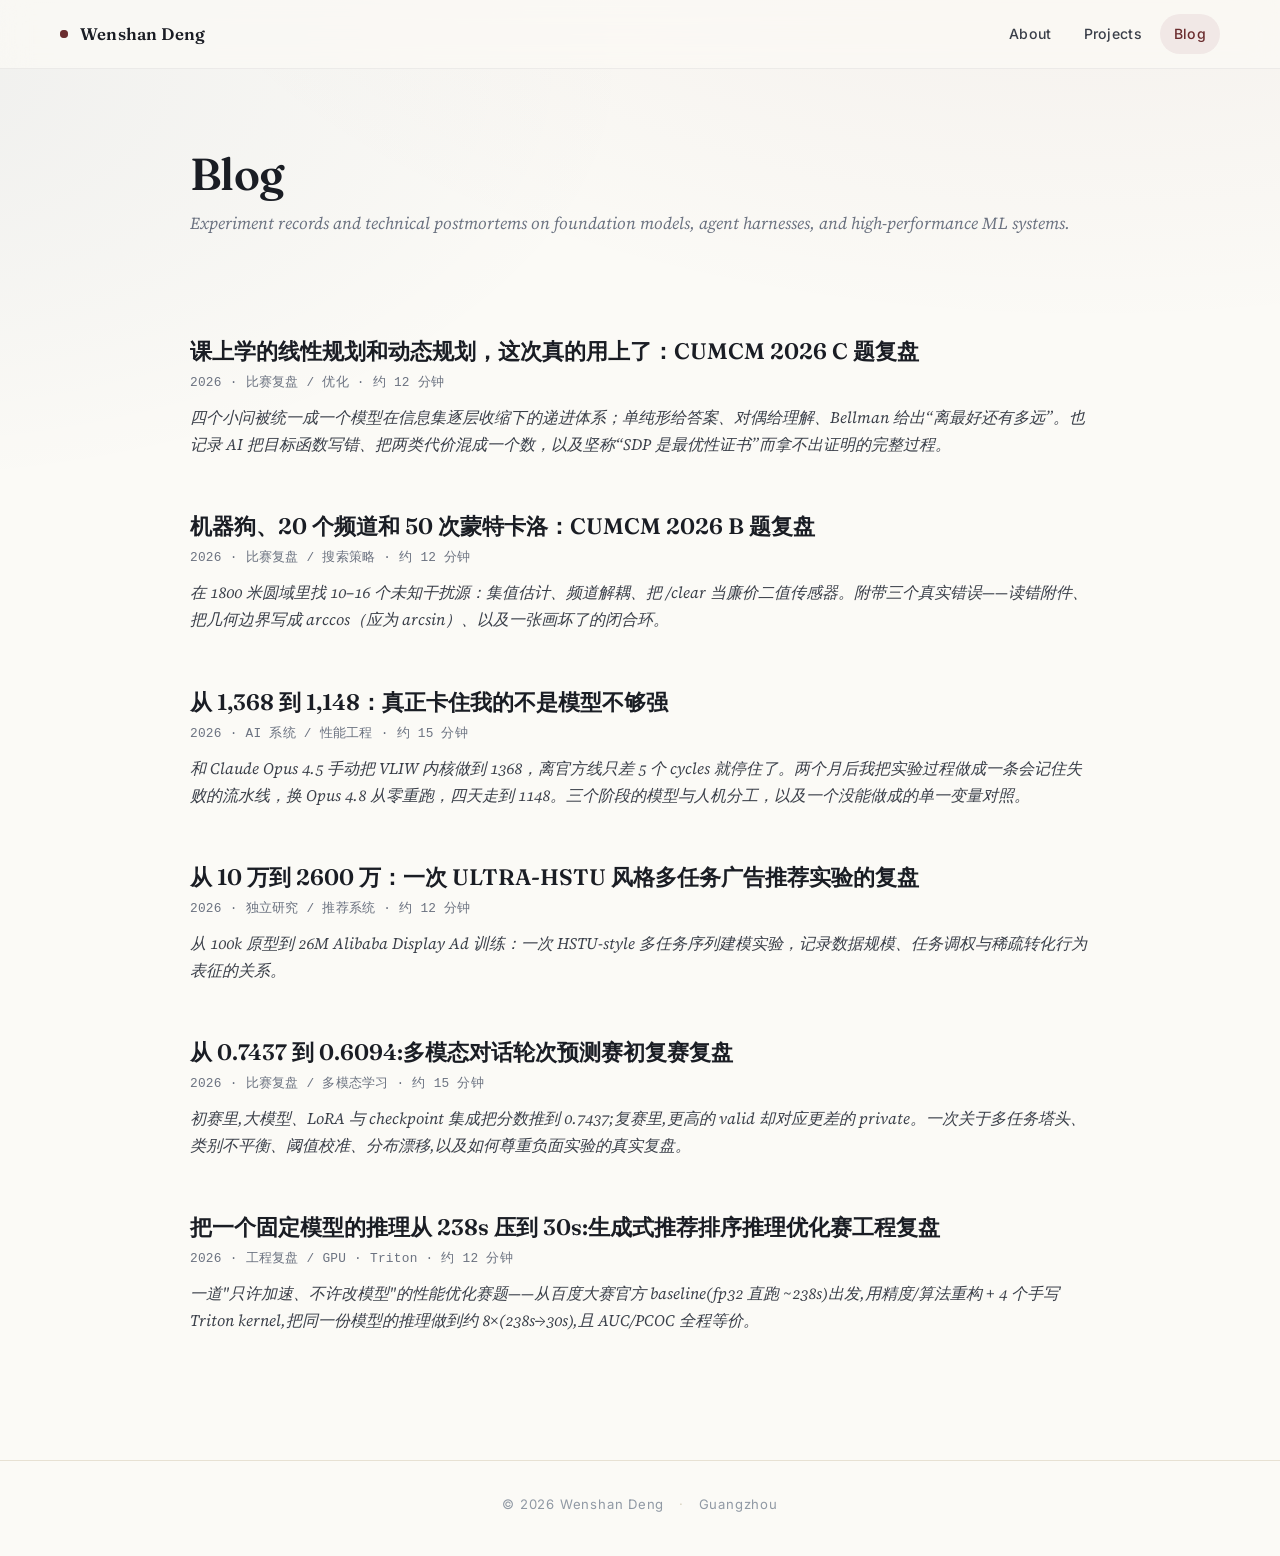
<file: blog.html>
<!DOCTYPE html>
<html lang="en">
<head>
    <meta charset="UTF-8">
    <meta name="viewport" content="width=device-width, initial-scale=1.0">
    <title>Blog &mdash; Wenshan Deng</title>
    <link rel="preconnect" href="https://fonts.googleapis.com">
    <link rel="preconnect" href="https://fonts.gstatic.com" crossorigin>
    <link href="https://fonts.googleapis.com/css2?family=Fraunces:ital,opsz,wght,SOFT,WONK@0,9..144,400..700,30..100,0..1;1,9..144,400..600,30..100,0..1&family=Source+Serif+4:ital,opsz,wght@0,8..60,400;0,8..60,500;0,8..60,600;0,8..60,700;1,8..60,400;1,8..60,500&family=Inter:wght@400;500;600;700&family=Noto+Serif+SC:wght@500;700&display=swap" rel="stylesheet">
    <link rel="stylesheet" href="https://cdnjs.cloudflare.com/ajax/libs/font-awesome/6.5.1/css/all.min.css">
    <link rel="stylesheet" href="css/style.css?v=20260519">
    <script src="js/main.js?v=20260519" defer></script>
</head>
<body>

<nav class="site-nav" aria-label="Primary">
    <div class="nav-wrapper">
        <a href="index.html" class="nav-brand"><span class="dot" aria-hidden="true"></span>Wenshan Deng</a>
        <div class="nav-links">
            <a href="index.html">About</a>
            <a href="publications.html">Projects</a>
            <a href="blog.html" class="active">Blog</a>
        </div>
    </div>
</nav>

<main>
    <div class="wrap">
        <header class="page-title">
            <h1>Blog</h1>
            <p class="subtitle">Experiment records and technical postmortems on foundation models, agent harnesses, and high-performance ML systems.</p>
        </header>

        <section>
            <div class="post-list-item">
                <a href="posts/2026-cumcm-c-microgrid.html" class="post-title">课上学的线性规划和动态规划，这次真的用上了：CUMCM 2026 C 题复盘</a>
                <div class="post-meta">2026 &middot; 比赛复盘 / 优化 &middot; 约 12 分钟</div>
                <div class="post-excerpt">四个小问被统一成一个模型在信息集逐层收缩下的递进体系；单纯形给答案、对偶给理解、Bellman 给出&ldquo;离最好还有多远&rdquo;。也记录 AI 把目标函数写错、把两类代价混成一个数，以及坚称&ldquo;SDP 是最优性证书&rdquo;而拿不出证明的完整过程。</div>
            </div>
            <div class="post-list-item">
                <a href="posts/2026-cumcm-b-jammer.html" class="post-title">机器狗、20 个频道和 50 次蒙特卡洛：CUMCM 2026 B 题复盘</a>
                <div class="post-meta">2026 &middot; 比赛复盘 / 搜索策略 &middot; 约 12 分钟</div>
                <div class="post-excerpt">在 1800 米圆域里找 10&ndash;16 个未知干扰源：集值估计、频道解耦、把 /clear 当廉价二值传感器。附带三个真实错误&mdash;&mdash;读错附件、把几何边界写成 arccos（应为 arcsin）、以及一张画坏了的闭合环。</div>
            </div>
            <div class="post-list-item">
                <a href="posts/2026-anthropic-opus-autoresearch.html" class="post-title">从 1,368 到 1,148：真正卡住我的不是模型不够强</a>
                <div class="post-meta">2026 · AI 系统 / 性能工程 · 约 15 分钟</div>
                <div class="post-excerpt">和 Claude Opus 4.5 手动把 VLIW 内核做到 1368，离官方线只差 5 个 cycles 就停住了。两个月后我把实验过程做成一条会记住失败的流水线，换 Opus 4.8 从零重跑，四天走到 1148。三个阶段的模型与人机分工，以及一个没能做成的单一变量对照。</div>
            </div>
            <div class="post-list-item">
                <a href="posts/2026-ultra-hstu-alibaba-ads.html" class="post-title">从 10 万到 2600 万：一次 ULTRA-HSTU 风格多任务广告推荐实验的复盘</a>
                <div class="post-meta">2026 &middot; 独立研究 / 推荐系统 &middot; 约 12 分钟</div>
                <div class="post-excerpt">从 100k 原型到 26M Alibaba Display Ad 训练：一次 HSTU-style 多任务序列建模实验，记录数据规模、任务调权与稀疏转化行为表征的关系。</div>
            </div>
            <div class="post-list-item">
                <a href="posts/2026-finv-multimodal-turn-taking.html" class="post-title">从 0.7437 到 0.6094:多模态对话轮次预测赛初复赛复盘</a>
                <div class="post-meta">2026 &middot; 比赛复盘 / 多模态学习 &middot; 约 15 分钟</div>
                <div class="post-excerpt">初赛里,大模型、LoRA 与 checkpoint 集成把分数推到 0.7437;复赛里,更高的 valid 却对应更差的 private。一次关于多任务塔头、类别不平衡、阈值校准、分布漂移,以及如何尊重负面实验的真实复盘。</div>
            </div>
            <div class="post-list-item">
                <a href="posts/2026-cti-inference-optimization.html" class="post-title">把一个固定模型的推理从 238s 压到 30s:生成式推荐排序推理优化赛工程复盘</a>
                <div class="post-meta">2026 &middot; 工程复盘 / GPU · Triton &middot; 约 12 分钟</div>
                <div class="post-excerpt">一道"只许加速、不许改模型"的性能优化赛题——从百度大赛官方 baseline(fp32 直跑 ~238s)出发,用精度/算法重构 + 4 个手写 Triton kernel,把同一份模型的推理做到约 8×(238s→30s),且 AUC/PCOC 全程等价。</div>
            </div>
        </section>
    </div>
</main>

<footer class="site-footer">
    <span>&copy; <span data-year>2026</span> Wenshan Deng</span>
    <span class="sep">·</span>
    <span>Guangzhou</span>
</footer>

</body>
</html>
</file>
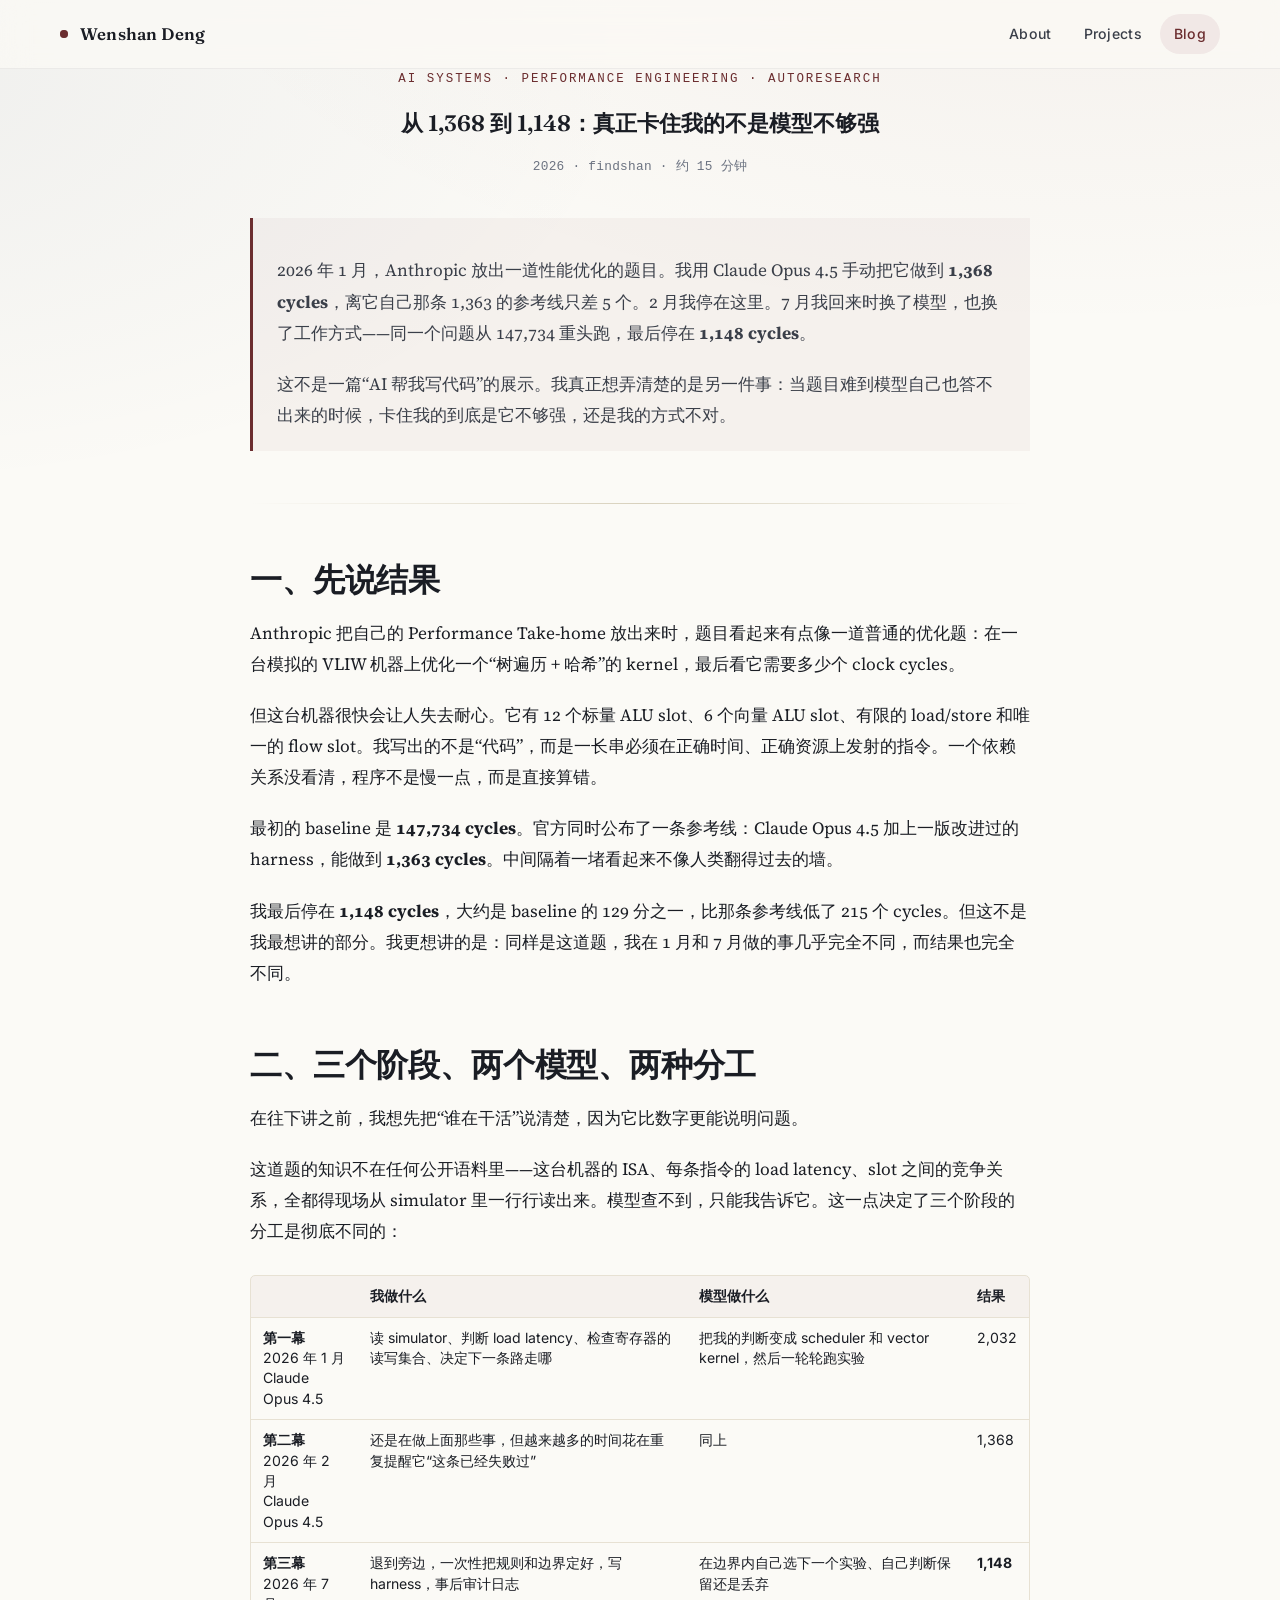
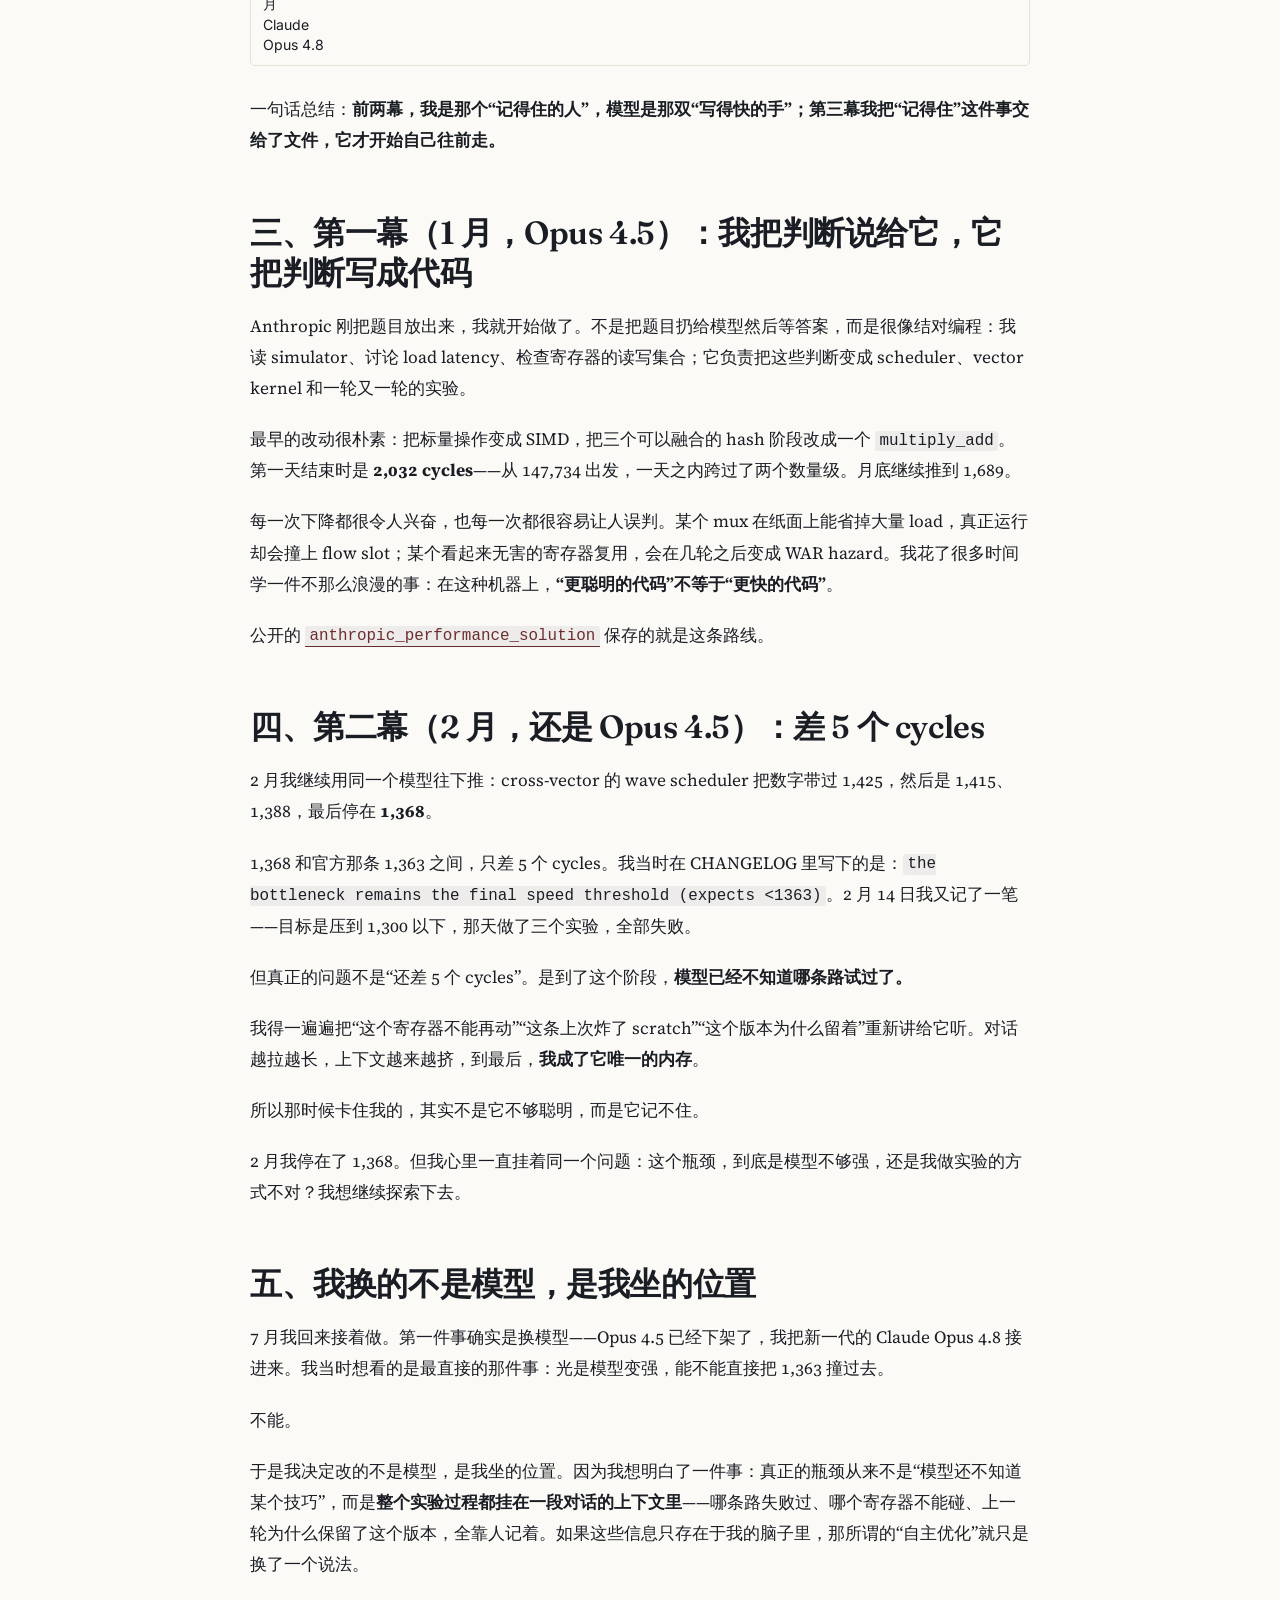
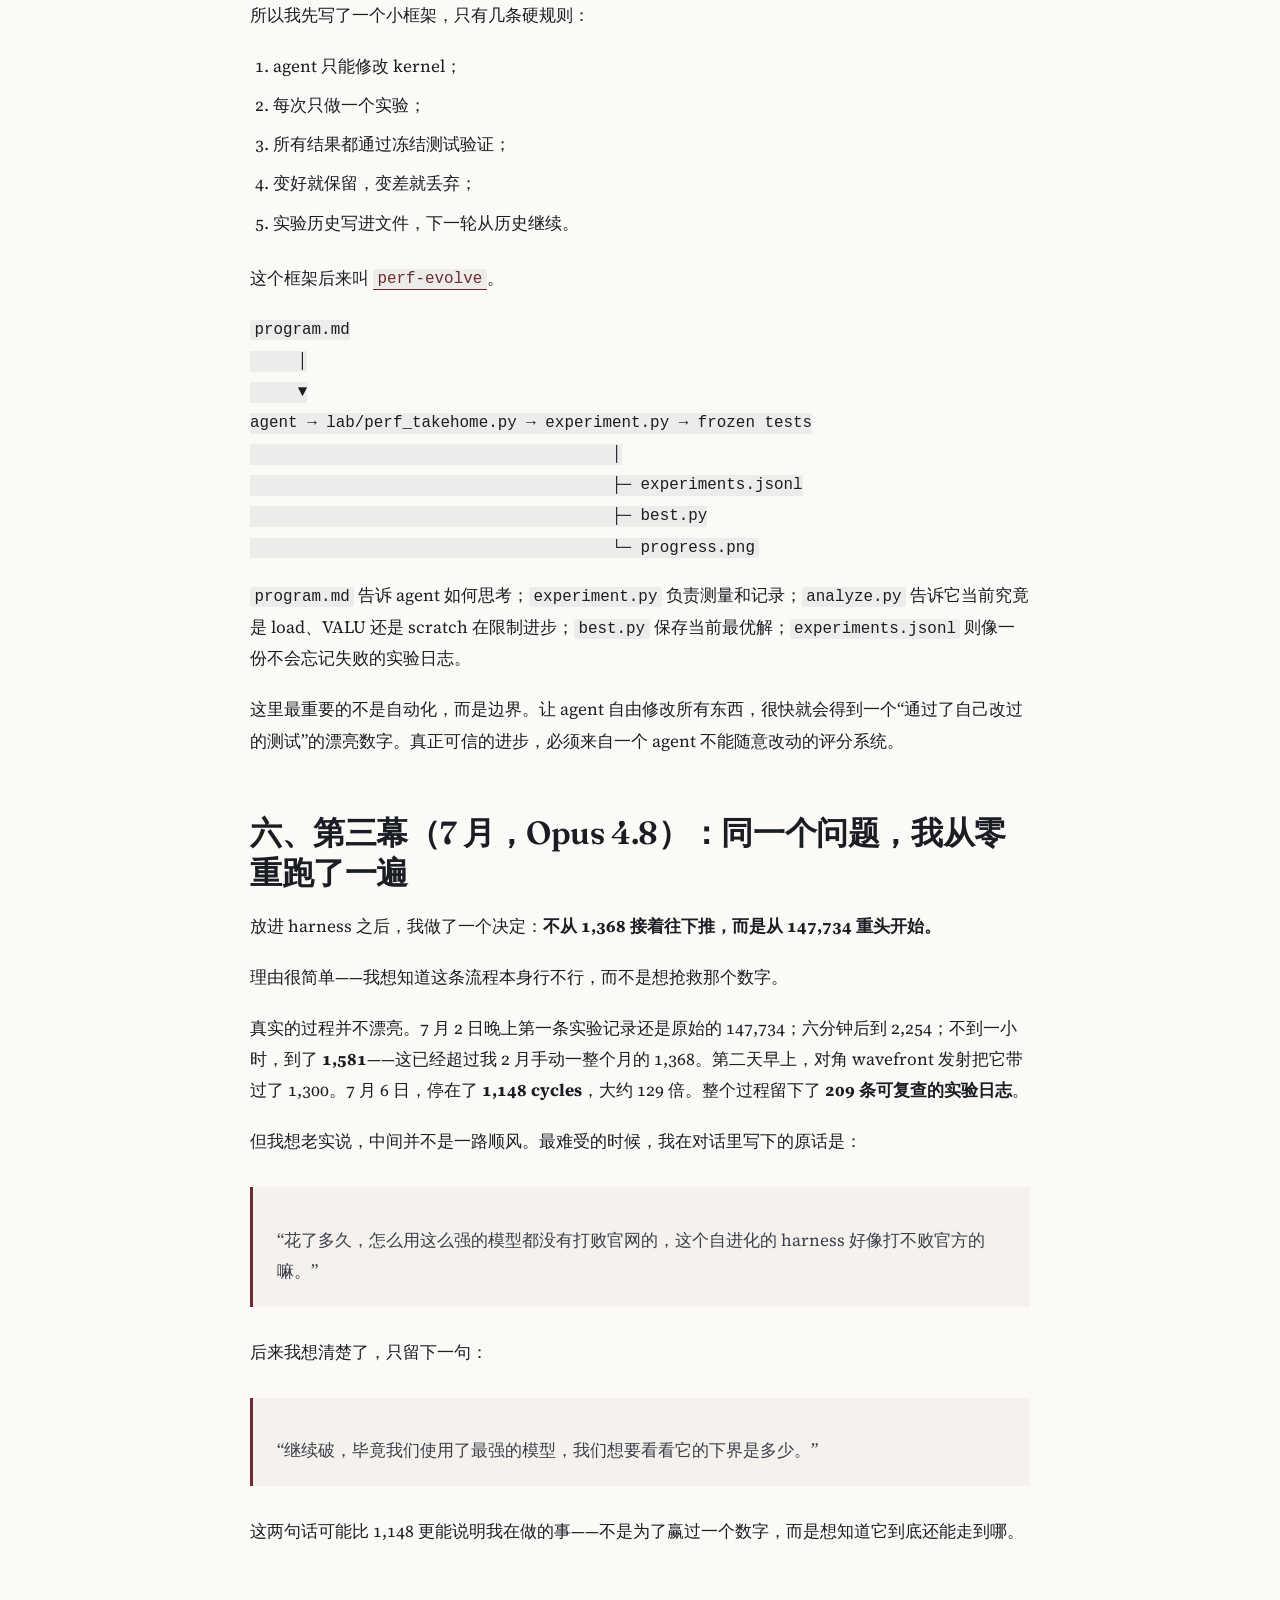
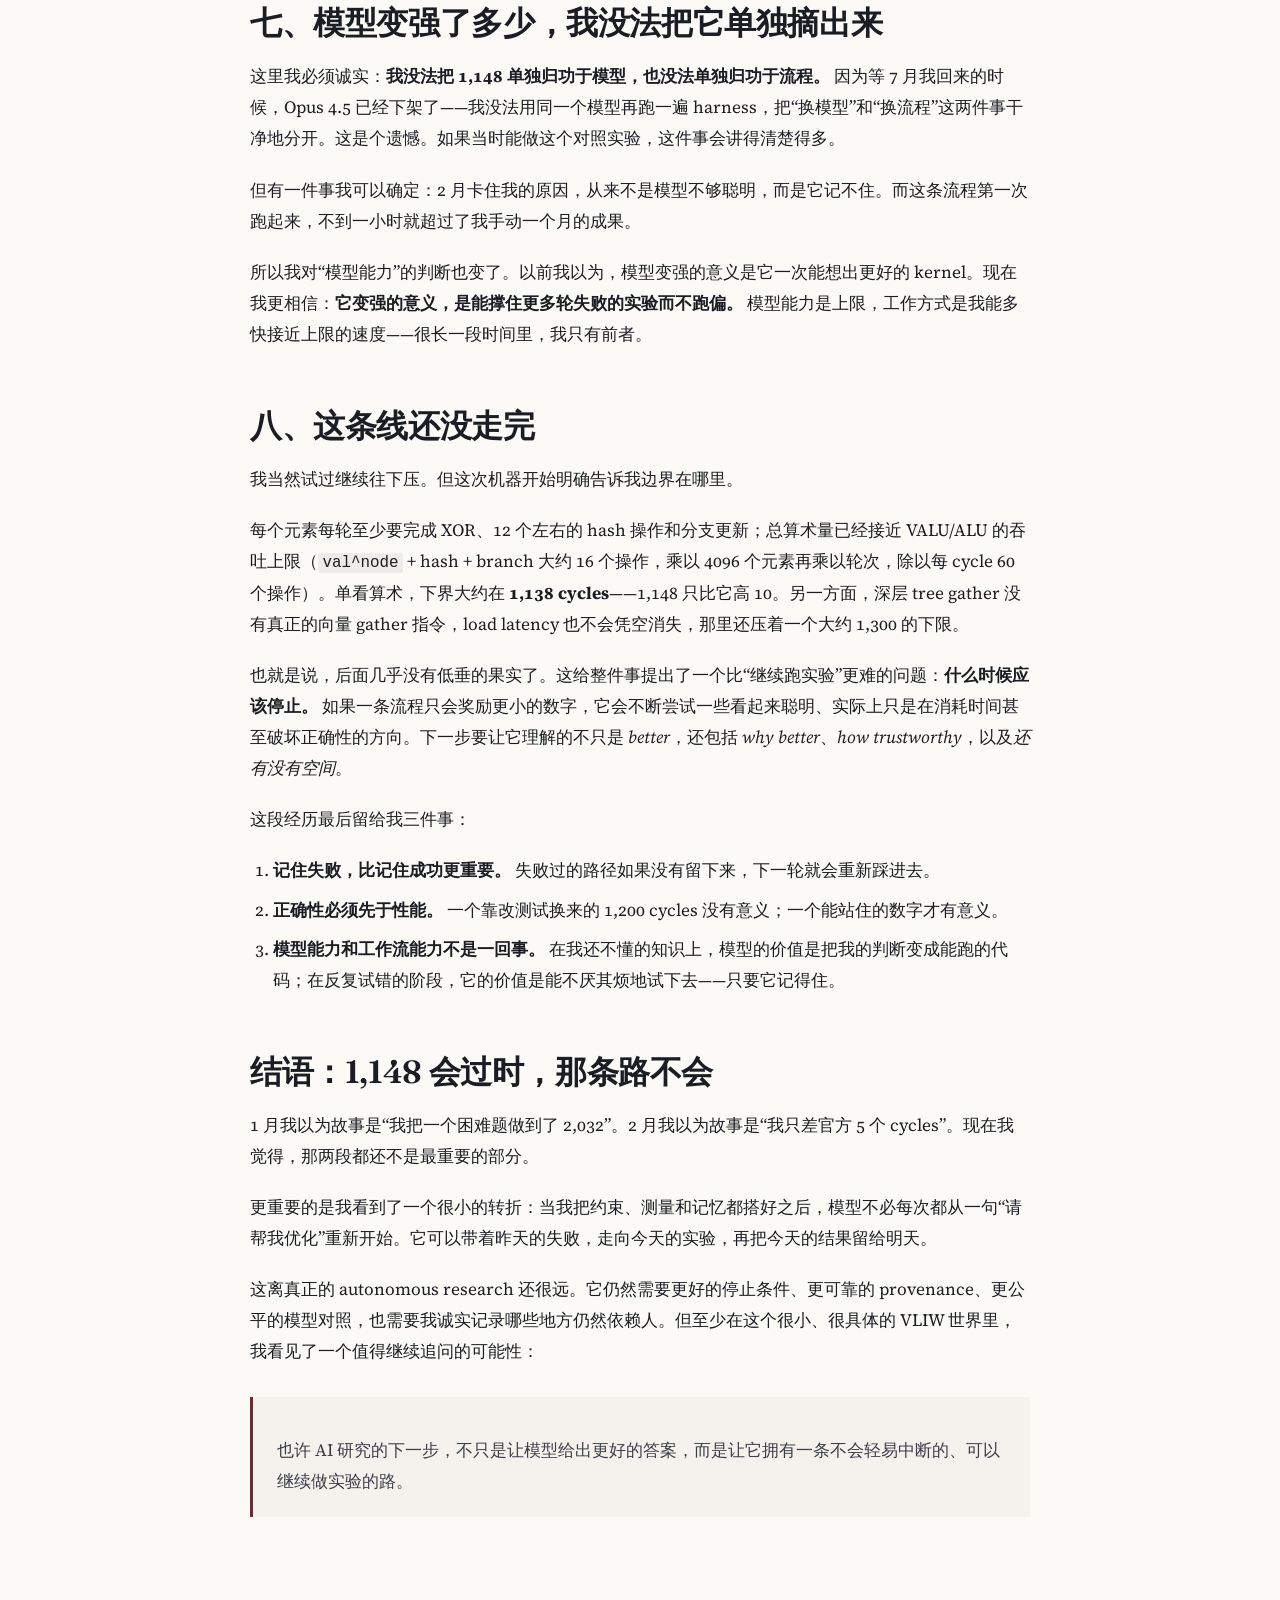
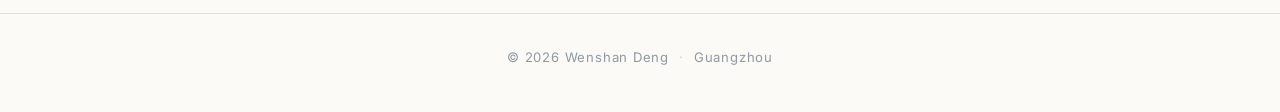
<file: posts/2026-anthropic-opus-autoresearch.html>
<!DOCTYPE html>
<html lang="zh-CN">
<head>
<meta charset="UTF-8"><meta name="viewport" content="width=device-width, initial-scale=1.0">
<title>从 1,368 到 1,148：真正卡住我的不是模型不够强 &mdash; Wenshan Deng</title>
<link rel="preconnect" href="https://fonts.googleapis.com"><link rel="preconnect" href="https://fonts.gstatic.com" crossorigin>
<link href="https://fonts.googleapis.com/css2?family=Fraunces:ital,opsz,wght,SOFT,WONK@0,9..144,400..700,30..100,0..1;1,9..144,400..600,30..100,0..1&family=Source+Serif+4:ital,opsz,wght@0,8..60,400;0,8..60,500;0,8..60,600;0,8..60,700;1,8..60,400&family=Inter:wght@400;500;600;700&family=Noto+Serif+SC:wght@500;700&display=swap" rel="stylesheet">
<link rel="stylesheet" href="../css/style.css?v=20260519"><script src="../js/main.js?v=20260519" defer></script>
</head>
<body><nav class="site-nav" aria-label="Primary"><div class="nav-wrapper"><a href="../index.html" class="nav-brand"><span class="dot" aria-hidden="true"></span>Wenshan Deng</a><div class="nav-links"><a href="../index.html">About</a><a href="../publications.html">Projects</a><a href="../blog.html" class="active">Blog</a></div></div></nav>
<main><div class="wrap"><article class="longform-post"><header class="post-header"><p class="post-kicker">AI Systems · Performance Engineering · Autoresearch</p><h1 class="post-title">从 1,368 到 1,148：真正卡住我的不是模型不够强</h1><div class="post-meta">2026 · findshan · 约 15 分钟</div></header><div class="post-content">
<blockquote><p>2026 年 1 月，Anthropic 放出一道性能优化的题目。我用 Claude Opus 4.5 手动把它做到 <strong>1,368 cycles</strong>，离它自己那条 1,363 的参考线只差 5 个。2 月我停在这里。7 月我回来时换了模型，也换了工作方式——同一个问题从 147,734 重头跑，最后停在 <strong>1,148 cycles</strong>。</p><p>这不是一篇“AI 帮我写代码”的展示。我真正想弄清楚的是另一件事：当题目难到模型自己也答不出来的时候，卡住我的到底是它不够强，还是我的方式不对。</p></blockquote>
<hr>
<h2>一、先说结果</h2>
<p>Anthropic 把自己的 Performance Take-home 放出来时，题目看起来有点像一道普通的优化题：在一台模拟的 VLIW 机器上优化一个“树遍历 + 哈希”的 kernel，最后看它需要多少个 clock cycles。</p>
<p>但这台机器很快会让人失去耐心。它有 12 个标量 ALU slot、6 个向量 ALU slot、有限的 load/store 和唯一的 flow slot。我写出的不是“代码”，而是一长串必须在正确时间、正确资源上发射的指令。一个依赖关系没看清，程序不是慢一点，而是直接算错。</p>
<p>最初的 baseline 是 <strong>147,734 cycles</strong>。官方同时公布了一条参考线：Claude Opus 4.5 加上一版改进过的 harness，能做到 <strong>1,363 cycles</strong>。中间隔着一堵看起来不像人类翻得过去的墙。</p>
<p>我最后停在 <strong>1,148 cycles</strong>，大约是 baseline 的 129 分之一，比那条参考线低了 215 个 cycles。但这不是我最想讲的部分。我更想讲的是：同样是这道题，我在 1 月和 7 月做的事几乎完全不同，而结果也完全不同。</p>
<h2>二、三个阶段、两个模型、两种分工</h2>
<p>在往下讲之前，我想先把“谁在干活”说清楚，因为它比数字更能说明问题。</p>
<p>这道题的知识不在任何公开语料里——这台机器的 ISA、每条指令的 load latency、slot 之间的竞争关系，全都得现场从 simulator 里一行行读出来。模型查不到，只能我告诉它。这一点决定了三个阶段的分工是彻底不同的：</p>
<div class="table-wrap"><table><thead><tr><th></th><th>我做什么</th><th>模型做什么</th><th>结果</th></tr></thead><tbody>
<tr><td><strong>第一幕</strong><br>2026 年 1 月<br>Claude Opus 4.5</td><td>读 simulator、判断 load latency、检查寄存器的读写集合、决定下一条路走哪</td><td>把我的判断变成 scheduler 和 vector kernel，然后一轮轮跑实验</td><td>2,032</td></tr>
<tr><td><strong>第二幕</strong><br>2026 年 2 月<br>Claude Opus 4.5</td><td>还是在做上面那些事，但越来越多的时间花在重复提醒它“这条已经失败过”</td><td>同上</td><td>1,368</td></tr>
<tr><td><strong>第三幕</strong><br>2026 年 7 月<br>Claude Opus 4.8</td><td>退到旁边，一次性把规则和边界定好，写 harness，事后审计日志</td><td>在边界内自己选下一个实验、自己判断保留还是丢弃</td><td><strong>1,148</strong></td></tr>
</tbody></table></div>
<p>一句话总结：<strong>前两幕，我是那个“记得住的人”，模型是那双“写得快的手”；第三幕我把“记得住”这件事交给了文件，它才开始自己往前走。</strong></p>
<h2>三、第一幕（1 月，Opus 4.5）：我把判断说给它，它把判断写成代码</h2>
<p>Anthropic 刚把题目放出来，我就开始做了。不是把题目扔给模型然后等答案，而是很像结对编程：我读 simulator、讨论 load latency、检查寄存器的读写集合；它负责把这些判断变成 scheduler、vector kernel 和一轮又一轮的实验。</p>
<p>最早的改动很朴素：把标量操作变成 SIMD，把三个可以融合的 hash 阶段改成一个 <code>multiply_add</code>。第一天结束时是 <strong>2,032 cycles</strong>——从 147,734 出发，一天之内跨过了两个数量级。月底继续推到 1,689。</p>
<p>每一次下降都很令人兴奋，也每一次都很容易让人误判。某个 mux 在纸面上能省掉大量 load，真正运行却会撞上 flow slot；某个看起来无害的寄存器复用，会在几轮之后变成 WAR hazard。我花了很多时间学一件不那么浪漫的事：在这种机器上，<strong>“更聪明的代码”不等于“更快的代码”</strong>。</p>
<p>公开的 <a href="https://github.com/findshan/anthropic_performance_solution"><code>anthropic_performance_solution</code></a> 保存的就是这条路线。</p>
<h2>四、第二幕（2 月，还是 Opus 4.5）：差 5 个 cycles</h2>
<p>2 月我继续用同一个模型往下推：cross-vector 的 wave scheduler 把数字带过 1,425，然后是 1,415、1,388，最后停在 <strong>1,368</strong>。</p>
<p>1,368 和官方那条 1,363 之间，只差 5 个 cycles。我当时在 CHANGELOG 里写下的是：<code>the bottleneck remains the final speed threshold (expects &lt;1363)</code>。2 月 14 日我又记了一笔——目标是压到 1,300 以下，那天做了三个实验，全部失败。</p>
<p>但真正的问题不是“还差 5 个 cycles”。是到了这个阶段，<strong>模型已经不知道哪条路试过了。</strong></p>
<p>我得一遍遍把“这个寄存器不能再动”“这条上次炸了 scratch”“这个版本为什么留着”重新讲给它听。对话越拉越长，上下文越来越挤，到最后，<strong>我成了它唯一的内存</strong>。</p>
<p>所以那时候卡住我的，其实不是它不够聪明，而是它记不住。</p>
<p>2 月我停在了 1,368。但我心里一直挂着同一个问题：这个瓶颈，到底是模型不够强，还是我做实验的方式不对？我想继续探索下去。</p>
<h2>五、我换的不是模型，是我坐的位置</h2>
<p>7 月我回来接着做。第一件事确实是换模型——Opus 4.5 已经下架了，我把新一代的 Claude Opus 4.8 接进来。我当时想看的是最直接的那件事：光是模型变强，能不能直接把 1,363 撞过去。</p>
<p>不能。</p>
<p>于是我决定改的不是模型，是我坐的位置。因为我想明白了一件事：真正的瓶颈从来不是“模型还不知道某个技巧”，而是<strong>整个实验过程都挂在一段对话的上下文里</strong>——哪条路失败过、哪个寄存器不能碰、上一轮为什么保留了这个版本，全靠人记着。如果这些信息只存在于我的脑子里，那所谓的“自主优化”就只是换了一个说法。</p>
<p>所以我先写了一个小框架，只有几条硬规则：</p>
<ol><li>agent 只能修改 kernel；</li><li>每次只做一个实验；</li><li>所有结果都通过冻结测试验证；</li><li>变好就保留，变差就丢弃；</li><li>实验历史写进文件，下一轮从历史继续。</li></ol>
<p>这个框架后来叫 <a href="https://github.com/findshan/perf-evolve"><code>perf-evolve</code></a>。</p>
<pre><code>program.md
     │
     ▼
agent → lab/perf_takehome.py → experiment.py → frozen tests
                                      │
                                      ├─ experiments.jsonl
                                      ├─ best.py
                                      └─ progress.png</code></pre>
<p><code>program.md</code> 告诉 agent 如何思考；<code>experiment.py</code> 负责测量和记录；<code>analyze.py</code> 告诉它当前究竟是 load、VALU 还是 scratch 在限制进步；<code>best.py</code> 保存当前最优解；<code>experiments.jsonl</code> 则像一份不会忘记失败的实验日志。</p>
<p>这里最重要的不是自动化，而是边界。让 agent 自由修改所有东西，很快就会得到一个“通过了自己改过的测试”的漂亮数字。真正可信的进步，必须来自一个 agent 不能随意改动的评分系统。</p>
<h2>六、第三幕（7 月，Opus 4.8）：同一个问题，我从零重跑了一遍</h2>
<p>放进 harness 之后，我做了一个决定：<strong>不从 1,368 接着往下推，而是从 147,734 重头开始。</strong></p>
<p>理由很简单——我想知道这条流程本身行不行，而不是想抢救那个数字。</p>
<p>真实的过程并不漂亮。7 月 2 日晚上第一条实验记录还是原始的 147,734；六分钟后到 2,254；不到一小时，到了 <strong>1,581</strong>——这已经超过我 2 月手动一整个月的 1,368。第二天早上，对角 wavefront 发射把它带过了 1,300。7 月 6 日，停在了 <strong>1,148 cycles</strong>，大约 129 倍。整个过程留下了 <strong>209 条可复查的实验日志</strong>。</p>
<p>但我想老实说，中间并不是一路顺风。最难受的时候，我在对话里写下的原话是：</p>
<blockquote><p>“花了多久，怎么用这么强的模型都没有打败官网的，这个自进化的 harness 好像打不败官方的嘛。”</p></blockquote>
<p>后来我想清楚了，只留下一句：</p>
<blockquote><p>“继续破，毕竟我们使用了最强的模型，我们想要看看它的下界是多少。”</p></blockquote>
<p>这两句话可能比 1,148 更能说明我在做的事——不是为了赢过一个数字，而是想知道它到底还能走到哪。</p>
<h2>七、模型变强了多少，我没法把它单独摘出来</h2>
<p>这里我必须诚实：<strong>我没法把 1,148 单独归功于模型，也没法单独归功于流程。</strong> 因为等 7 月我回来的时候，Opus 4.5 已经下架了——我没法用同一个模型再跑一遍 harness，把“换模型”和“换流程”这两件事干净地分开。这是个遗憾。如果当时能做这个对照实验，这件事会讲得清楚得多。</p>
<p>但有一件事我可以确定：2 月卡住我的原因，从来不是模型不够聪明，而是它记不住。而这条流程第一次跑起来，不到一小时就超过了我手动一个月的成果。</p>
<p>所以我对“模型能力”的判断也变了。以前我以为，模型变强的意义是它一次能想出更好的 kernel。现在我更相信：<strong>它变强的意义，是能撑住更多轮失败的实验而不跑偏。</strong> 模型能力是上限，工作方式是我能多快接近上限的速度——很长一段时间里，我只有前者。</p>
<h2>八、这条线还没走完</h2>
<p>我当然试过继续往下压。但这次机器开始明确告诉我边界在哪里。</p>
<p>每个元素每轮至少要完成 XOR、12 个左右的 hash 操作和分支更新；总算术量已经接近 VALU/ALU 的吞吐上限（<code>val^node</code> + hash + branch 大约 16 个操作，乘以 4096 个元素再乘以轮次，除以每 cycle 60 个操作）。单看算术，下界大约在 <strong>1,138 cycles</strong>——1,148 只比它高 10。另一方面，深层 tree gather 没有真正的向量 gather 指令，load latency 也不会凭空消失，那里还压着一个大约 1,300 的下限。</p>
<p>也就是说，后面几乎没有低垂的果实了。这给整件事提出了一个比“继续跑实验”更难的问题：<strong>什么时候应该停止。</strong> 如果一条流程只会奖励更小的数字，它会不断尝试一些看起来聪明、实际上只是在消耗时间甚至破坏正确性的方向。下一步要让它理解的不只是 <em>better</em>，还包括 <em>why better</em>、<em>how trustworthy</em>，以及<em>还有没有空间</em>。</p>
<p>这段经历最后留给我三件事：</p>
<ol><li><strong>记住失败，比记住成功更重要。</strong> 失败过的路径如果没有留下来，下一轮就会重新踩进去。</li><li><strong>正确性必须先于性能。</strong> 一个靠改测试换来的 1,200 cycles 没有意义；一个能站住的数字才有意义。</li><li><strong>模型能力和工作流能力不是一回事。</strong> 在我还不懂的知识上，模型的价值是把我的判断变成能跑的代码；在反复试错的阶段，它的价值是能不厌其烦地试下去——只要它记得住。</li></ol>
<h2>结语：1,148 会过时，那条路不会</h2>
<p>1 月我以为故事是“我把一个困难题做到了 2,032”。2 月我以为故事是“我只差官方 5 个 cycles”。现在我觉得，那两段都还不是最重要的部分。</p>
<p>更重要的是我看到了一个很小的转折：当我把约束、测量和记忆都搭好之后，模型不必每次都从一句“请帮我优化”重新开始。它可以带着昨天的失败，走向今天的实验，再把今天的结果留给明天。</p>
<p>这离真正的 autonomous research 还很远。它仍然需要更好的停止条件、更可靠的 provenance、更公平的模型对照，也需要我诚实记录哪些地方仍然依赖人。但至少在这个很小、很具体的 VLIW 世界里，我看见了一个值得继续追问的可能性：</p>
<blockquote><p>也许 AI 研究的下一步，不只是让模型给出更好的答案，而是让它拥有一条不会轻易中断的、可以继续做实验的路。</p></blockquote>
</div></article></div></main><footer class="site-footer"><span>&copy; <span data-year>2026</span> Wenshan Deng</span><span class="sep">·</span><span>Guangzhou</span></footer></body></html>
</file>
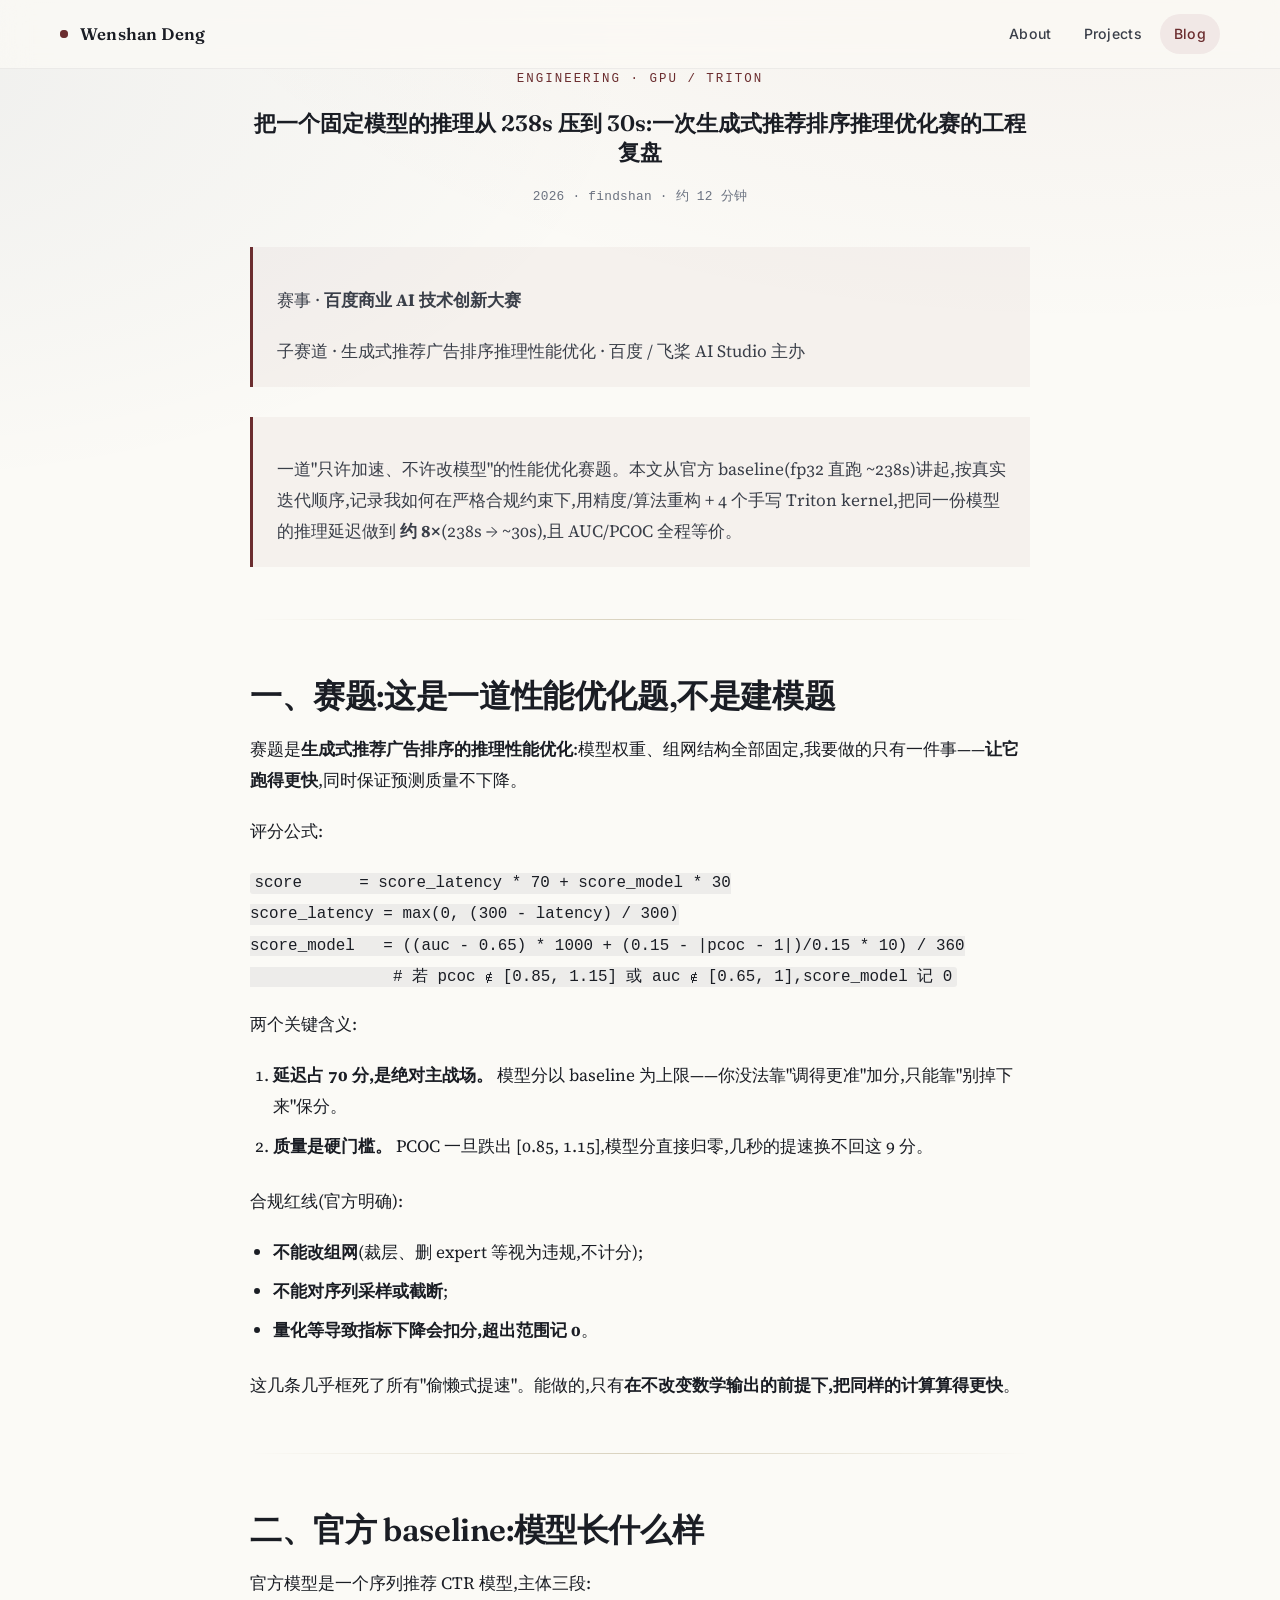
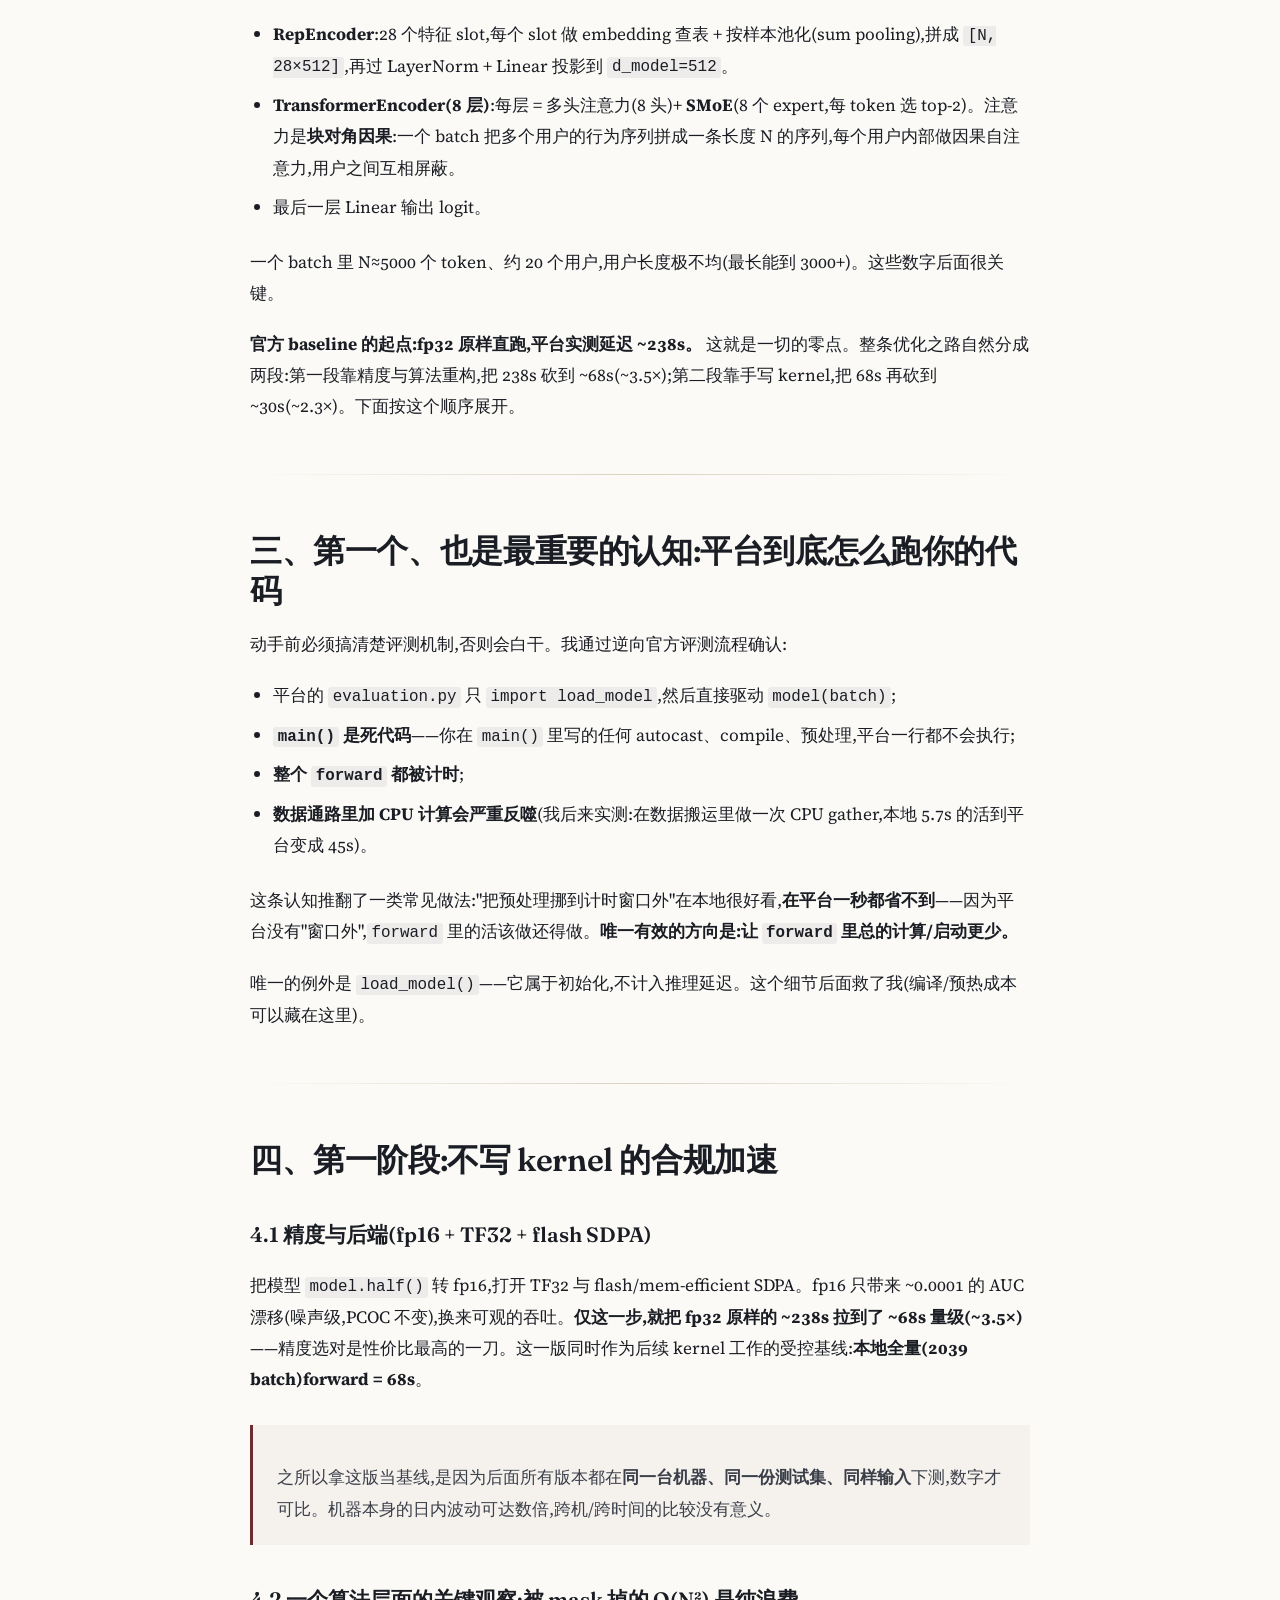
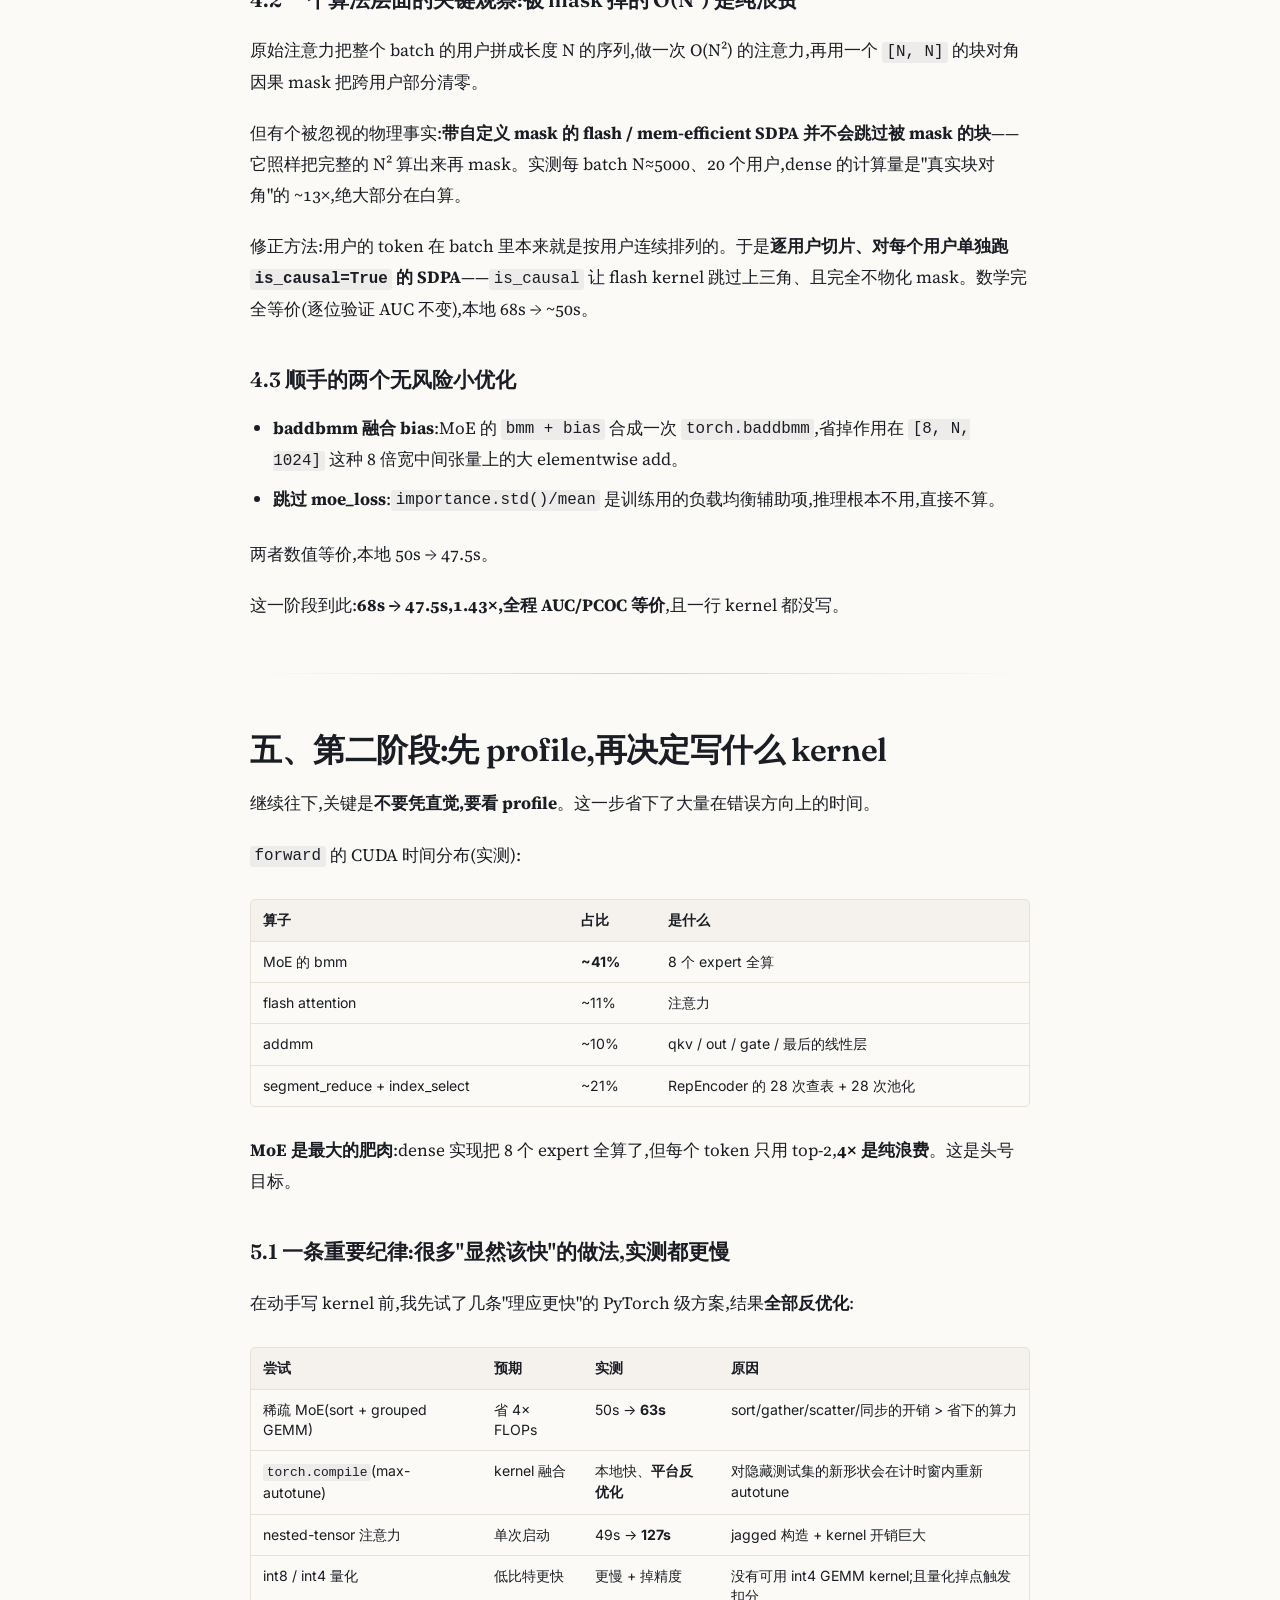
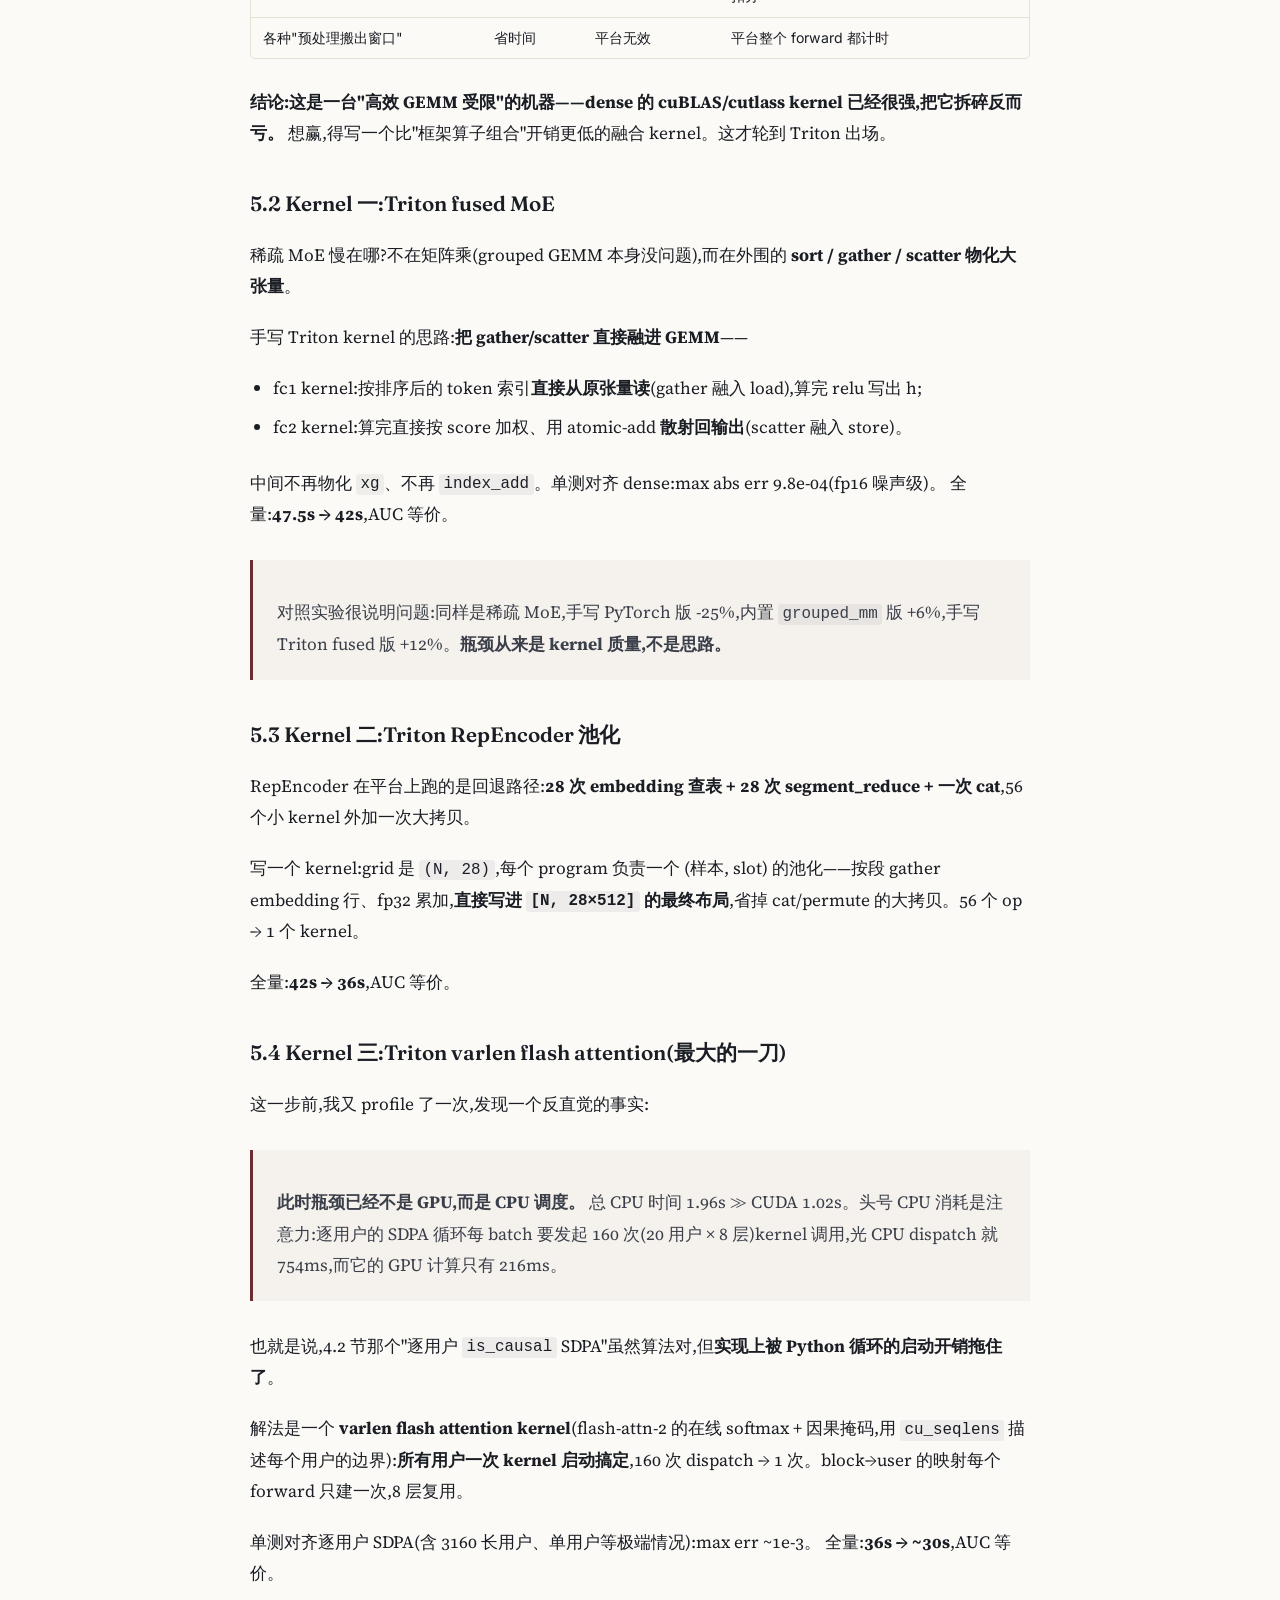
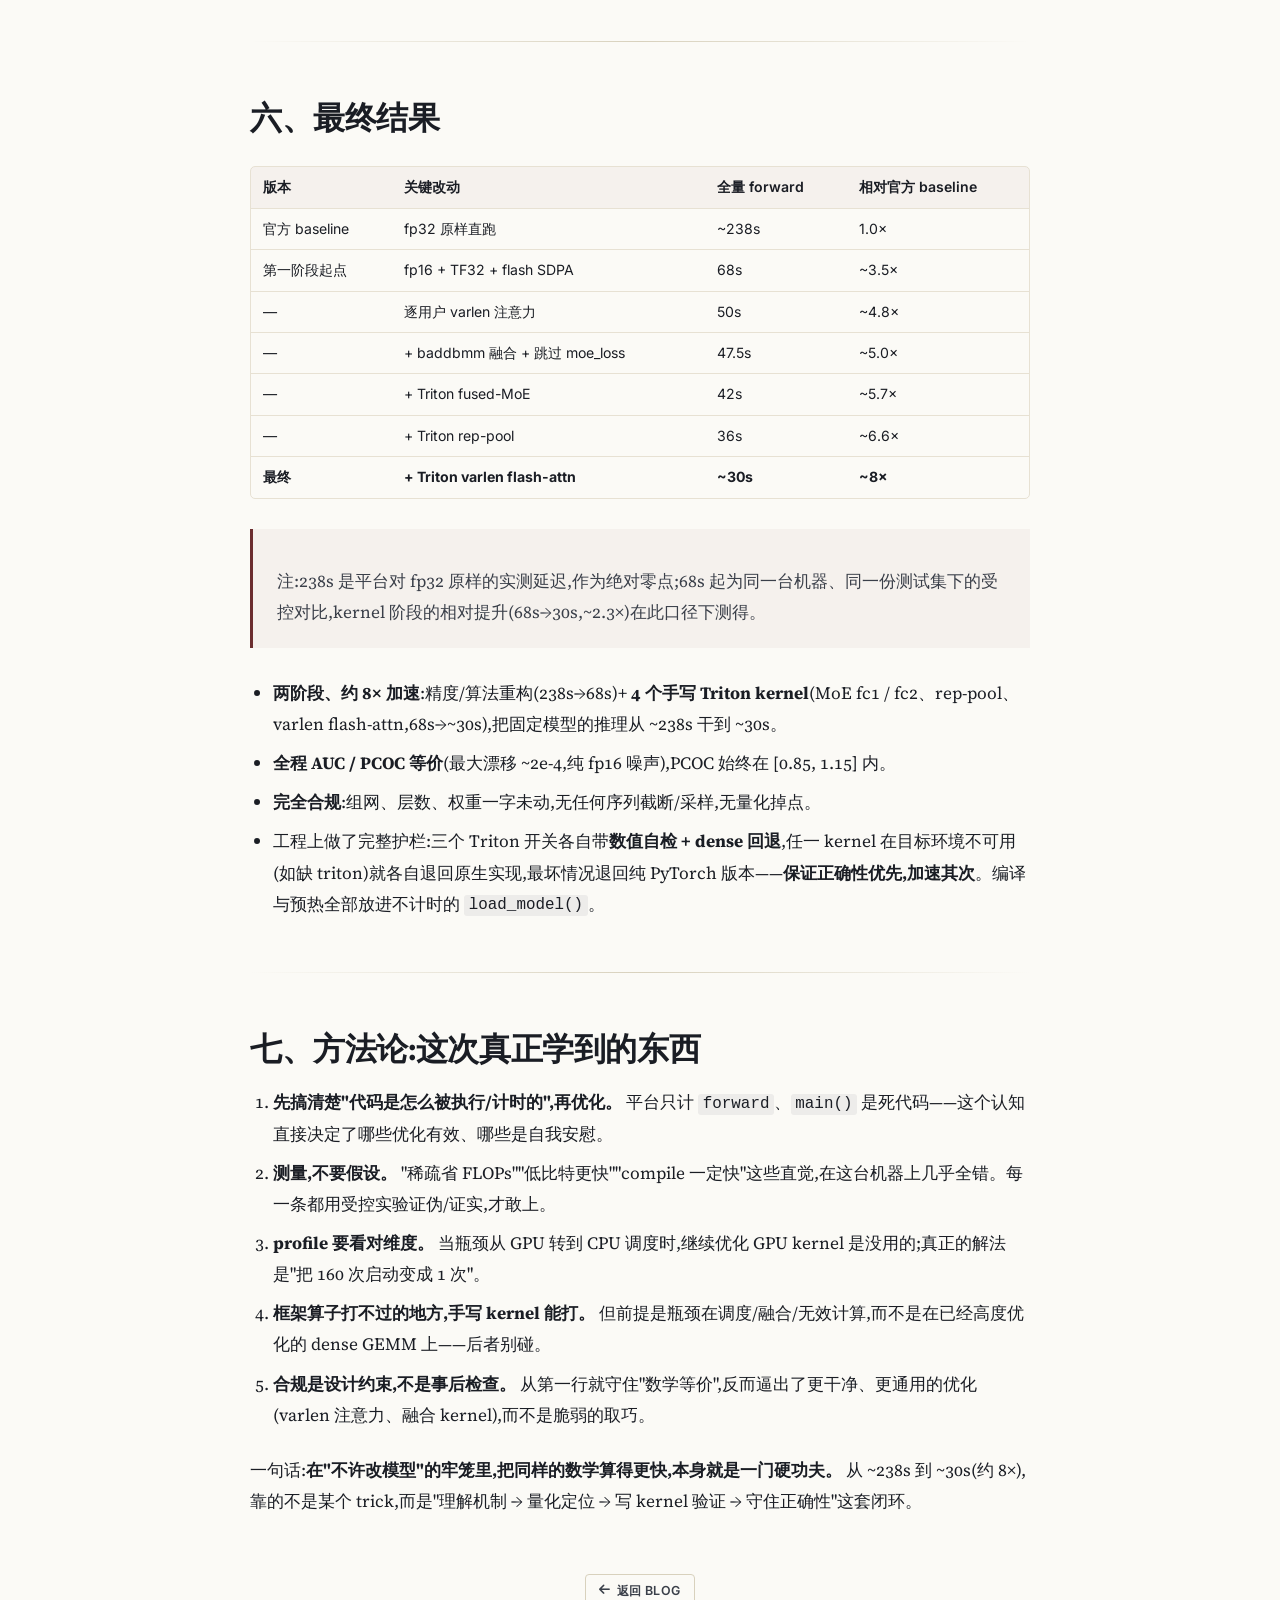
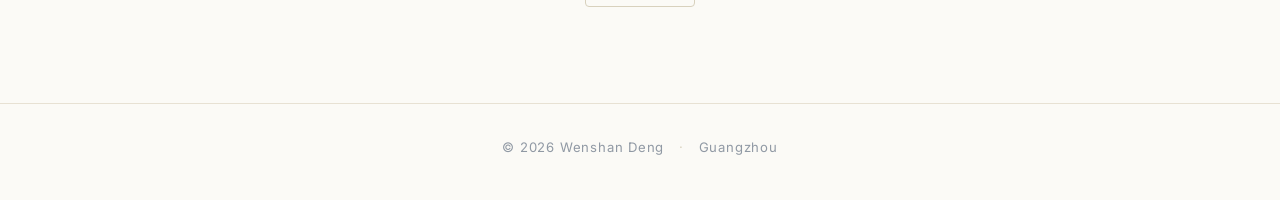
<file: posts/2026-cti-inference-optimization.html>
<!DOCTYPE html>
<html lang="zh-CN">
<head>
    <meta charset="UTF-8">
    <meta name="viewport" content="width=device-width, initial-scale=1.0">
    <title>把一个固定模型的推理从 238s 压到 30s:一次生成式推荐排序推理优化赛的工程复盘 &mdash; Wenshan Deng</title>
    <link rel="preconnect" href="https://fonts.googleapis.com">
    <link rel="preconnect" href="https://fonts.gstatic.com" crossorigin>
    <link href="https://fonts.googleapis.com/css2?family=Fraunces:ital,opsz,wght,SOFT,WONK@0,9..144,400..700,30..100,0..1;1,9..144,400..600,30..100,0..1&family=Source+Serif+4:ital,opsz,wght@0,8..60,400;0,8..60,500;0,8..60,600;0,8..60,700;1,8..60,400;1,8..60,500&family=Inter:wght@400;500;600;700&family=Noto+Serif+SC:wght@500;700&display=swap" rel="stylesheet">
    <link rel="stylesheet" href="https://cdnjs.cloudflare.com/ajax/libs/font-awesome/6.5.1/css/all.min.css">
    <link rel="stylesheet" href="../css/style.css?v=20260519">
    <script src="../js/main.js?v=20260519" defer></script>
</head>
<body>

<nav class="site-nav" aria-label="Primary">
    <div class="nav-wrapper">
        <a href="../index.html" class="nav-brand"><span class="dot" aria-hidden="true"></span>Wenshan Deng</a>
        <div class="nav-links">
            <a href="../index.html">About</a>
            <a href="../publications.html">Projects</a>
            <a href="../blog.html" class="active">Blog</a>
        </div>
    </div>
</nav>

<main>
    <div class="wrap">
        <article class="longform-post">
            <header class="post-header">
                <p class="post-kicker">Engineering · GPU / Triton</p>
                <h1 class="post-title">把一个固定模型的推理从 238s 压到 30s:一次生成式推荐排序推理优化赛的工程复盘</h1>
                <div class="post-meta">2026 · findshan · 约 12 分钟</div>
            </header>
            <div class="post-content">
<blockquote>
  <p>赛事 · <strong>百度商业 AI 技术创新大赛</strong></p>
  <p>子赛道 · 生成式推荐广告排序推理性能优化 · 百度 / 飞桨 AI Studio 主办</p>
</blockquote>
<blockquote><p>一道&quot;只许加速、不许改模型&quot;的性能优化赛题。本文从官方 baseline(fp32 直跑 ~238s)讲起,按真实迭代顺序,记录我如何在严格合规约束下,用精度/算法重构 + 4 个手写 Triton kernel,把同一份模型的推理延迟做到 <strong>约 8×</strong>(238s → ~30s),且 AUC/PCOC 全程等价。</p></blockquote>
<hr>
<h2>一、赛题:这是一道性能优化题,不是建模题</h2>
<p>赛题是<strong>生成式推荐广告排序的推理性能优化</strong>:模型权重、组网结构全部固定,我要做的只有一件事——<strong>让它跑得更快</strong>,同时保证预测质量不下降。</p>
<p>评分公式:</p>
<pre><code>score      = score_latency * 70 + score_model * 30
score_latency = max(0, (300 - latency) / 300)
score_model   = ((auc - 0.65) * 1000 + (0.15 - |pcoc - 1|)/0.15 * 10) / 360
               # 若 pcoc ∉ [0.85, 1.15] 或 auc ∉ [0.65, 1],score_model 记 0</code></pre>
<p>两个关键含义:</p>
<ol><li><strong>延迟占 70 分,是绝对主战场。</strong> 模型分以 baseline 为上限——你没法靠&quot;调得更准&quot;加分,只能靠&quot;别掉下来&quot;保分。</li><li><strong>质量是硬门槛。</strong> PCOC 一旦跌出 [0.85, 1.15],模型分直接归零,几秒的提速换不回这 9 分。</li></ol>
<p>合规红线(官方明确):</p>
<ul><li><strong>不能改组网</strong>(裁层、删 expert 等视为违规,不计分);</li><li><strong>不能对序列采样或截断</strong>;</li><li><strong>量化等导致指标下降会扣分,超出范围记 0</strong>。</li></ul>
<p>这几条几乎框死了所有&quot;偷懒式提速&quot;。能做的,只有<strong>在不改变数学输出的前提下,把同样的计算算得更快</strong>。</p>
<hr>
<h2>二、官方 baseline:模型长什么样</h2>
<p>官方模型是一个序列推荐 CTR 模型,主体三段:</p>
<ul><li><strong>RepEncoder</strong>:28 个特征 slot,每个 slot 做 embedding 查表 + 按样本池化(sum pooling),拼成 <code>[N, 28×512]</code>,再过 LayerNorm + Linear 投影到 <code>d_model=512</code>。</li><li><strong>TransformerEncoder(8 层)</strong>:每层 = 多头注意力(8 头)+ <strong>SMoE</strong>(8 个 expert,每 token 选 top-2)。注意力是<strong>块对角因果</strong>:一个 batch 把多个用户的行为序列拼成一条长度 N 的序列,每个用户内部做因果自注意力,用户之间互相屏蔽。</li><li>最后一层 Linear 输出 logit。</li></ul>
<p>一个 batch 里 N≈5000 个 token、约 20 个用户,用户长度极不均(最长能到 3000+)。这些数字后面很关键。</p>
<p><strong>官方 baseline 的起点:fp32 原样直跑,平台实测延迟 ~238s。</strong> 这就是一切的零点。整条优化之路自然分成两段:第一段靠精度与算法重构,把 238s 砍到 ~68s(~3.5×);第二段靠手写 kernel,把 68s 再砍到 ~30s(~2.3×)。下面按这个顺序展开。</p>
<hr>
<h2>三、第一个、也是最重要的认知:平台到底怎么跑你的代码</h2>
<p>动手前必须搞清楚评测机制,否则会白干。我通过逆向官方评测流程确认:</p>
<ul><li>平台的 <code>evaluation.py</code> 只 <code>import load_model</code>,然后直接驱动 <code>model(batch)</code>;</li><li><strong><code>main()</code> 是死代码</strong>——你在 <code>main()</code> 里写的任何 autocast、compile、预处理,平台一行都不会执行;</li><li><strong>整个 <code>forward</code> 都被计时</strong>;</li><li><strong>数据通路里加 CPU 计算会严重反噬</strong>(我后来实测:在数据搬运里做一次 CPU gather,本地 5.7s 的活到平台变成 45s)。</li></ul>
<p>这条认知推翻了一类常见做法:&quot;把预处理挪到计时窗口外&quot;在本地很好看,<strong>在平台一秒都省不到</strong>——因为平台没有&quot;窗口外&quot;,<code>forward</code> 里的活该做还得做。<strong>唯一有效的方向是:让 <code>forward</code> 里总的计算/启动更少。</strong></p>
<p>唯一的例外是 <code>load_model()</code>——它属于初始化,不计入推理延迟。这个细节后面救了我(编译/预热成本可以藏在这里)。</p>
<hr>
<h2>四、第一阶段:不写 kernel 的合规加速</h2>
<h3>4.1 精度与后端(fp16 + TF32 + flash SDPA)</h3>
<p>把模型 <code>model.half()</code> 转 fp16,打开 TF32 与 flash/mem-efficient SDPA。fp16 只带来 ~0.0001 的 AUC 漂移(噪声级,PCOC 不变),换来可观的吞吐。<strong>仅这一步,就把 fp32 原样的 ~238s 拉到了 ~68s 量级(~3.5×)</strong>——精度选对是性价比最高的一刀。这一版同时作为后续 kernel 工作的受控基线:<strong>本地全量(2039 batch)forward = 68s</strong>。</p>
<blockquote><p>之所以拿这版当基线,是因为后面所有版本都在<strong>同一台机器、同一份测试集、同样输入</strong>下测,数字才可比。机器本身的日内波动可达数倍,跨机/跨时间的比较没有意义。</p></blockquote>
<h3>4.2 一个算法层面的关键观察:被 mask 掉的 O(N²) 是纯浪费</h3>
<p>原始注意力把整个 batch 的用户拼成长度 N 的序列,做一次 O(N²) 的注意力,再用一个 <code>[N, N]</code> 的块对角因果 mask 把跨用户部分清零。</p>
<p>但有个被忽视的物理事实:<strong>带自定义 mask 的 flash / mem-efficient SDPA 并不会跳过被 mask 的块</strong>——它照样把完整的 N² 算出来再 mask。实测每 batch N≈5000、20 个用户,dense 的计算量是&quot;真实块对角&quot;的 ~13×,绝大部分在白算。</p>
<p>修正方法:用户的 token 在 batch 里本来就是按用户连续排列的。于是<strong>逐用户切片、对每个用户单独跑 <code>is_causal=True</code> 的 SDPA</strong>——<code>is_causal</code> 让 flash kernel 跳过上三角、且完全不物化 mask。数学完全等价(逐位验证 AUC 不变),本地 68s → ~50s。</p>
<h3>4.3 顺手的两个无风险小优化</h3>
<ul><li><strong>baddbmm 融合 bias</strong>:MoE 的 <code>bmm + bias</code> 合成一次 <code>torch.baddbmm</code>,省掉作用在 <code>[8, N, 1024]</code> 这种 8 倍宽中间张量上的大 elementwise add。</li><li><strong>跳过 moe_loss</strong>:<code>importance.std()/mean</code> 是训练用的负载均衡辅助项,推理根本不用,直接不算。</li></ul>
<p>两者数值等价,本地 50s → 47.5s。</p>
<p>这一阶段到此:<strong>68s → 47.5s,1.43×,全程 AUC/PCOC 等价</strong>,且一行 kernel 都没写。</p>
<hr>
<h2>五、第二阶段:先 profile,再决定写什么 kernel</h2>
<p>继续往下,关键是<strong>不要凭直觉,要看 profile</strong>。这一步省下了大量在错误方向上的时间。</p>
<p><code>forward</code> 的 CUDA 时间分布(实测):</p>
<div class="table-wrap"><table><thead><tr><th>算子</th><th>占比</th><th>是什么</th></tr></thead><tbody><tr><td>MoE 的 bmm</td><td><strong>~41%</strong></td><td>8 个 expert 全算</td></tr><tr><td>flash attention</td><td>~11%</td><td>注意力</td></tr><tr><td>addmm</td><td>~10%</td><td>qkv / out / gate / 最后的线性层</td></tr><tr><td>segment_reduce + index_select</td><td>~21%</td><td>RepEncoder 的 28 次查表 + 28 次池化</td></tr></tbody></table></div>
<p><strong>MoE 是最大的肥肉</strong>:dense 实现把 8 个 expert 全算了,但每个 token 只用 top-2,<strong>4× 是纯浪费</strong>。这是头号目标。</p>
<h3>5.1 一条重要纪律:很多&quot;显然该快&quot;的做法,实测都更慢</h3>
<p>在动手写 kernel 前,我先试了几条&quot;理应更快&quot;的 PyTorch 级方案,结果<strong>全部反优化</strong>:</p>
<div class="table-wrap"><table><thead><tr><th>尝试</th><th>预期</th><th>实测</th><th>原因</th></tr></thead><tbody><tr><td>稀疏 MoE(sort + grouped GEMM)</td><td>省 4× FLOPs</td><td>50s → <strong>63s</strong></td><td>sort/gather/scatter/同步的开销 &gt; 省下的算力</td></tr><tr><td><code>torch.compile</code>(max-autotune)</td><td>kernel 融合</td><td>本地快、<strong>平台反优化</strong></td><td>对隐藏测试集的新形状会在计时窗内重新 autotune</td></tr><tr><td>nested-tensor 注意力</td><td>单次启动</td><td>49s → <strong>127s</strong></td><td>jagged 构造 + kernel 开销巨大</td></tr><tr><td>int8 / int4 量化</td><td>低比特更快</td><td>更慢 + 掉精度</td><td>没有可用 int4 GEMM kernel;且量化掉点触发扣分</td></tr><tr><td>各种&quot;预处理搬出窗口&quot;</td><td>省时间</td><td>平台无效</td><td>平台整个 forward 都计时</td></tr></tbody></table></div>
<p><strong>结论:这是一台&quot;高效 GEMM 受限&quot;的机器——dense 的 cuBLAS/cutlass kernel 已经很强,把它拆碎反而亏。</strong> 想赢,得写一个比&quot;框架算子组合&quot;开销更低的融合 kernel。这才轮到 Triton 出场。</p>
<h3>5.2 Kernel 一:Triton fused MoE</h3>
<p>稀疏 MoE 慢在哪?不在矩阵乘(grouped GEMM 本身没问题),而在外围的 <strong>sort / gather / scatter 物化大张量</strong>。</p>
<p>手写 Triton kernel 的思路:<strong>把 gather/scatter 直接融进 GEMM</strong>——</p>
<ul><li>fc1 kernel:按排序后的 token 索引<strong>直接从原张量读</strong>(gather 融入 load),算完 relu 写出 h;</li><li>fc2 kernel:算完直接按 score 加权、用 atomic-add <strong>散射回输出</strong>(scatter 融入 store)。</li></ul>
<p>中间不再物化 <code>xg</code>、不再 <code>index_add</code>。单测对齐 dense:max abs err 9.8e-04(fp16 噪声级)。 全量:<strong>47.5s → 42s</strong>,AUC 等价。</p>
<blockquote><p>对照实验很说明问题:同样是稀疏 MoE,手写 PyTorch 版 -25%,内置 <code>grouped_mm</code> 版 +6%,手写 Triton fused 版 +12%。<strong>瓶颈从来是 kernel 质量,不是思路。</strong></p></blockquote>
<h3>5.3 Kernel 二:Triton RepEncoder 池化</h3>
<p>RepEncoder 在平台上跑的是回退路径:<strong>28 次 embedding 查表 + 28 次 segment_reduce + 一次 cat</strong>,56 个小 kernel 外加一次大拷贝。</p>
<p>写一个 kernel:grid 是 <code>(N, 28)</code>,每个 program 负责一个 (样本, slot) 的池化——按段 gather embedding 行、fp32 累加,<strong>直接写进 <code>[N, 28×512]</code> 的最终布局</strong>,省掉 cat/permute 的大拷贝。56 个 op → 1 个 kernel。</p>
<p>全量:<strong>42s → 36s</strong>,AUC 等价。</p>
<h3>5.4 Kernel 三:Triton varlen flash attention(最大的一刀)</h3>
<p>这一步前,我又 profile 了一次,发现一个反直觉的事实:</p>
<blockquote><p><strong>此时瓶颈已经不是 GPU,而是 CPU 调度。</strong> 总 CPU 时间 1.96s ≫ CUDA 1.02s。头号 CPU 消耗是注意力:逐用户的 SDPA 循环每 batch 要发起 160 次(20 用户 × 8 层)kernel 调用,光 CPU dispatch 就 754ms,而它的 GPU 计算只有 216ms。</p></blockquote>
<p>也就是说,4.2 节那个&quot;逐用户 <code>is_causal</code> SDPA&quot;虽然算法对,但<strong>实现上被 Python 循环的启动开销拖住了</strong>。</p>
<p>解法是一个 <strong>varlen flash attention kernel</strong>(flash-attn-2 的在线 softmax + 因果掩码,用 <code>cu_seqlens</code> 描述每个用户的边界):<strong>所有用户一次 kernel 启动搞定</strong>,160 次 dispatch → 1 次。block→user 的映射每个 forward 只建一次,8 层复用。</p>
<p>单测对齐逐用户 SDPA(含 3160 长用户、单用户等极端情况):max err ~1e-3。 全量:<strong>36s → ~30s</strong>,AUC 等价。</p>
<hr>
<h2>六、最终结果</h2>
<div class="table-wrap"><table><thead><tr><th>版本</th><th>关键改动</th><th>全量 forward</th><th>相对官方 baseline</th></tr></thead><tbody><tr><td>官方 baseline</td><td>fp32 原样直跑</td><td>~238s</td><td>1.0×</td></tr><tr><td>第一阶段起点</td><td>fp16 + TF32 + flash SDPA</td><td>68s</td><td>~3.5×</td></tr><tr><td>—</td><td>逐用户 varlen 注意力</td><td>50s</td><td>~4.8×</td></tr><tr><td>—</td><td>+ baddbmm 融合 + 跳过 moe_loss</td><td>47.5s</td><td>~5.0×</td></tr><tr><td>—</td><td>+ Triton fused-MoE</td><td>42s</td><td>~5.7×</td></tr><tr><td>—</td><td>+ Triton rep-pool</td><td>36s</td><td>~6.6×</td></tr><tr><td><strong>最终</strong></td><td><strong>+ Triton varlen flash-attn</strong></td><td><strong>~30s</strong></td><td><strong>~8×</strong></td></tr></tbody></table></div>
<blockquote><p>注:238s 是平台对 fp32 原样的实测延迟,作为绝对零点;68s 起为同一台机器、同一份测试集下的受控对比,kernel 阶段的相对提升(68s→30s,~2.3×)在此口径下测得。</p></blockquote>
<ul><li><strong>两阶段、约 8× 加速</strong>:精度/算法重构(238s→68s)+ <strong>4 个手写 Triton kernel</strong>(MoE fc1 / fc2、rep-pool、varlen flash-attn,68s→~30s),把固定模型的推理从 ~238s 干到 ~30s。</li><li><strong>全程 AUC / PCOC 等价</strong>(最大漂移 ~2e-4,纯 fp16 噪声),PCOC 始终在 [0.85, 1.15] 内。</li><li><strong>完全合规</strong>:组网、层数、权重一字未动,无任何序列截断/采样,无量化掉点。</li><li>工程上做了完整护栏:三个 Triton 开关各自带<strong>数值自检 + dense 回退</strong>,任一 kernel 在目标环境不可用(如缺 triton)就各自退回原生实现,最坏情况退回纯 PyTorch 版本——<strong>保证正确性优先,加速其次</strong>。编译与预热全部放进不计时的 <code>load_model()</code>。</li></ul>
<hr>
<h2>七、方法论:这次真正学到的东西</h2>
<ol><li><strong>先搞清楚&quot;代码是怎么被执行/计时的&quot;,再优化。</strong> 平台只计 <code>forward</code>、<code>main()</code> 是死代码——这个认知直接决定了哪些优化有效、哪些是自我安慰。</li><li><strong>测量,不要假设。</strong> &quot;稀疏省 FLOPs&quot;&quot;低比特更快&quot;&quot;compile 一定快&quot;这些直觉,在这台机器上几乎全错。每一条都用受控实验证伪/证实,才敢上。</li><li><strong>profile 要看对维度。</strong> 当瓶颈从 GPU 转到 CPU 调度时,继续优化 GPU kernel 是没用的;真正的解法是&quot;把 160 次启动变成 1 次&quot;。</li><li><strong>框架算子打不过的地方,手写 kernel 能打。</strong> 但前提是瓶颈在调度/融合/无效计算,而不是在已经高度优化的 dense GEMM 上——后者别碰。</li><li><strong>合规是设计约束,不是事后检查。</strong> 从第一行就守住&quot;数学等价&quot;,反而逼出了更干净、更通用的优化(varlen 注意力、融合 kernel),而不是脆弱的取巧。</li></ol>
<p>一句话:<strong>在&quot;不许改模型&quot;的牢笼里,把同样的数学算得更快,本身就是一门硬功夫。</strong> 从 ~238s 到 ~30s(约 8×),靠的不是某个 trick,而是&quot;理解机制 → 量化定位 → 写 kernel 验证 → 守住正确性&quot;这套闭环。</p>
            </div>
            <div class="post-footer-actions">
                <a href="../blog.html" class="btn"><i class="fas fa-arrow-left"></i> 返回 Blog</a>
            </div>
        </article>
    </div>
</main>

<footer class="site-footer">
    <span>&copy; <span data-year>2026</span> Wenshan Deng</span>
    <span class="sep">·</span>
    <span>Guangzhou</span>
</footer>

</body>
</html>
</file>
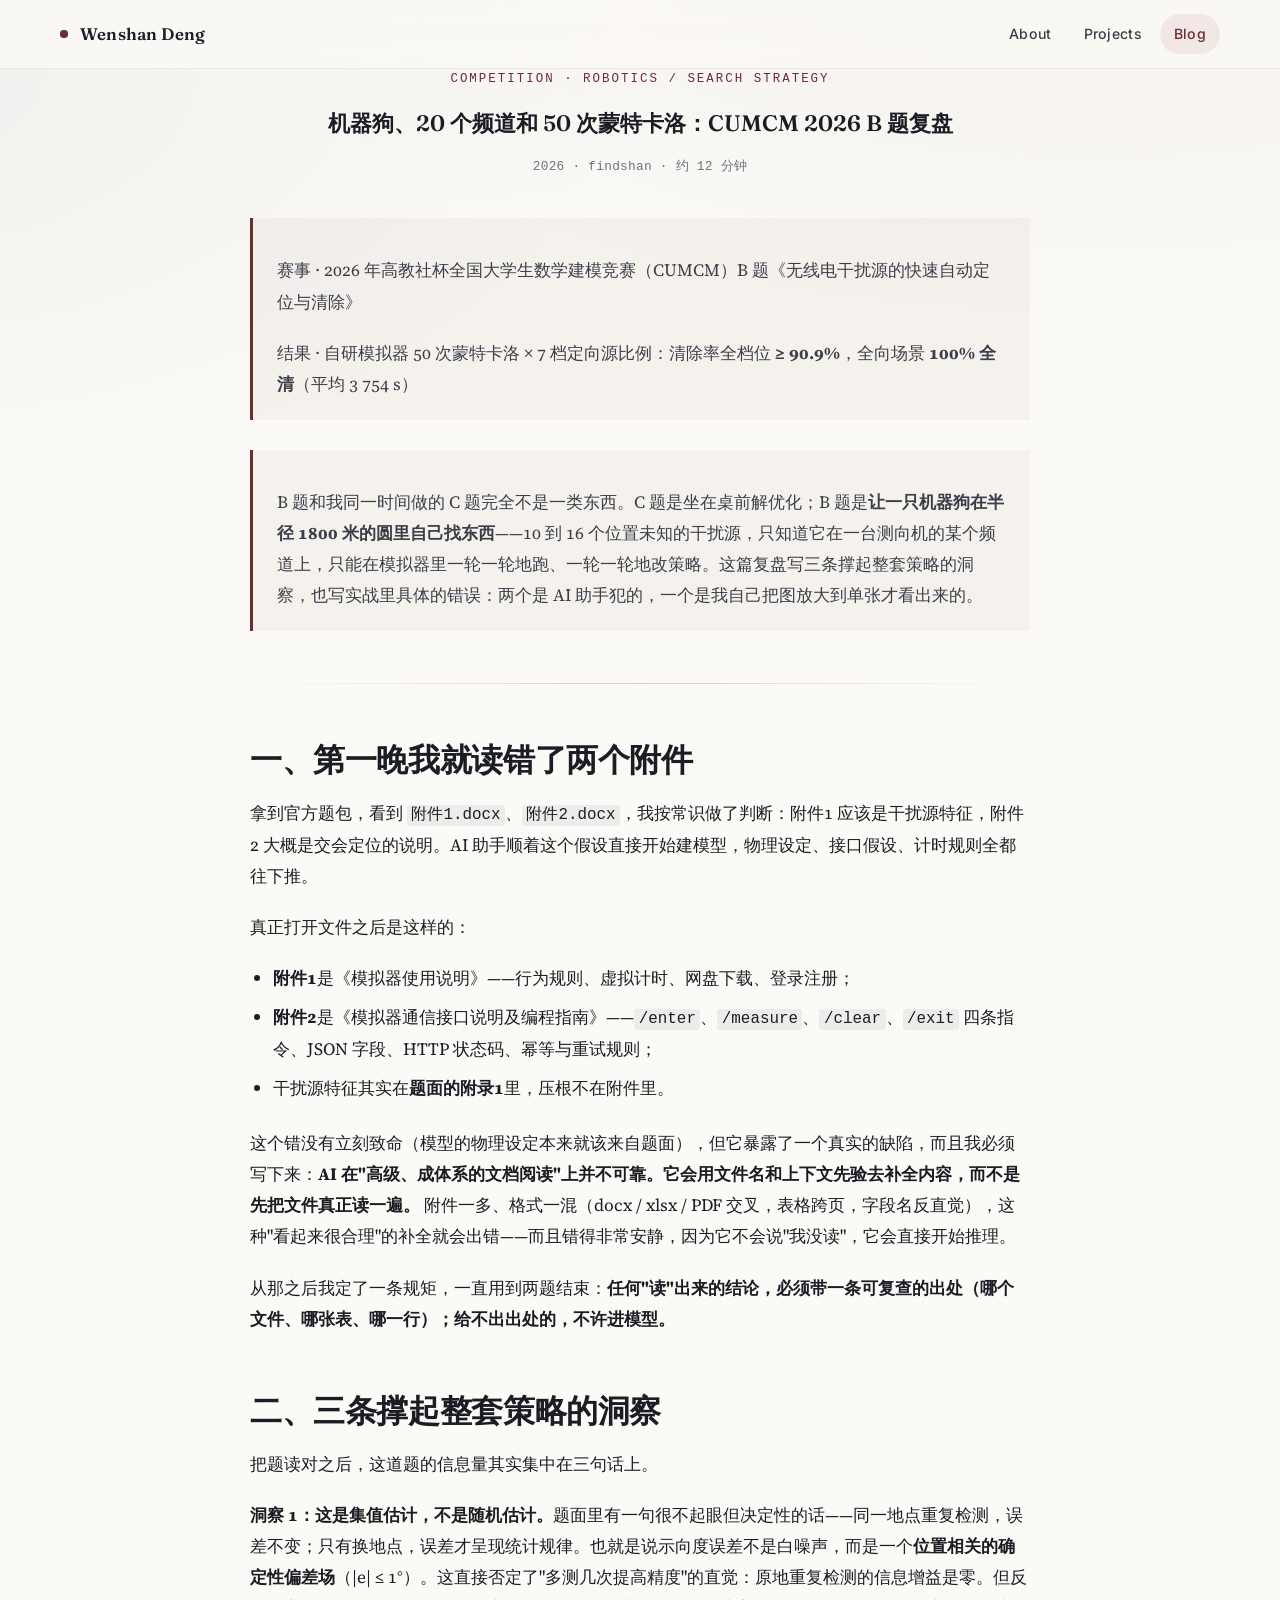
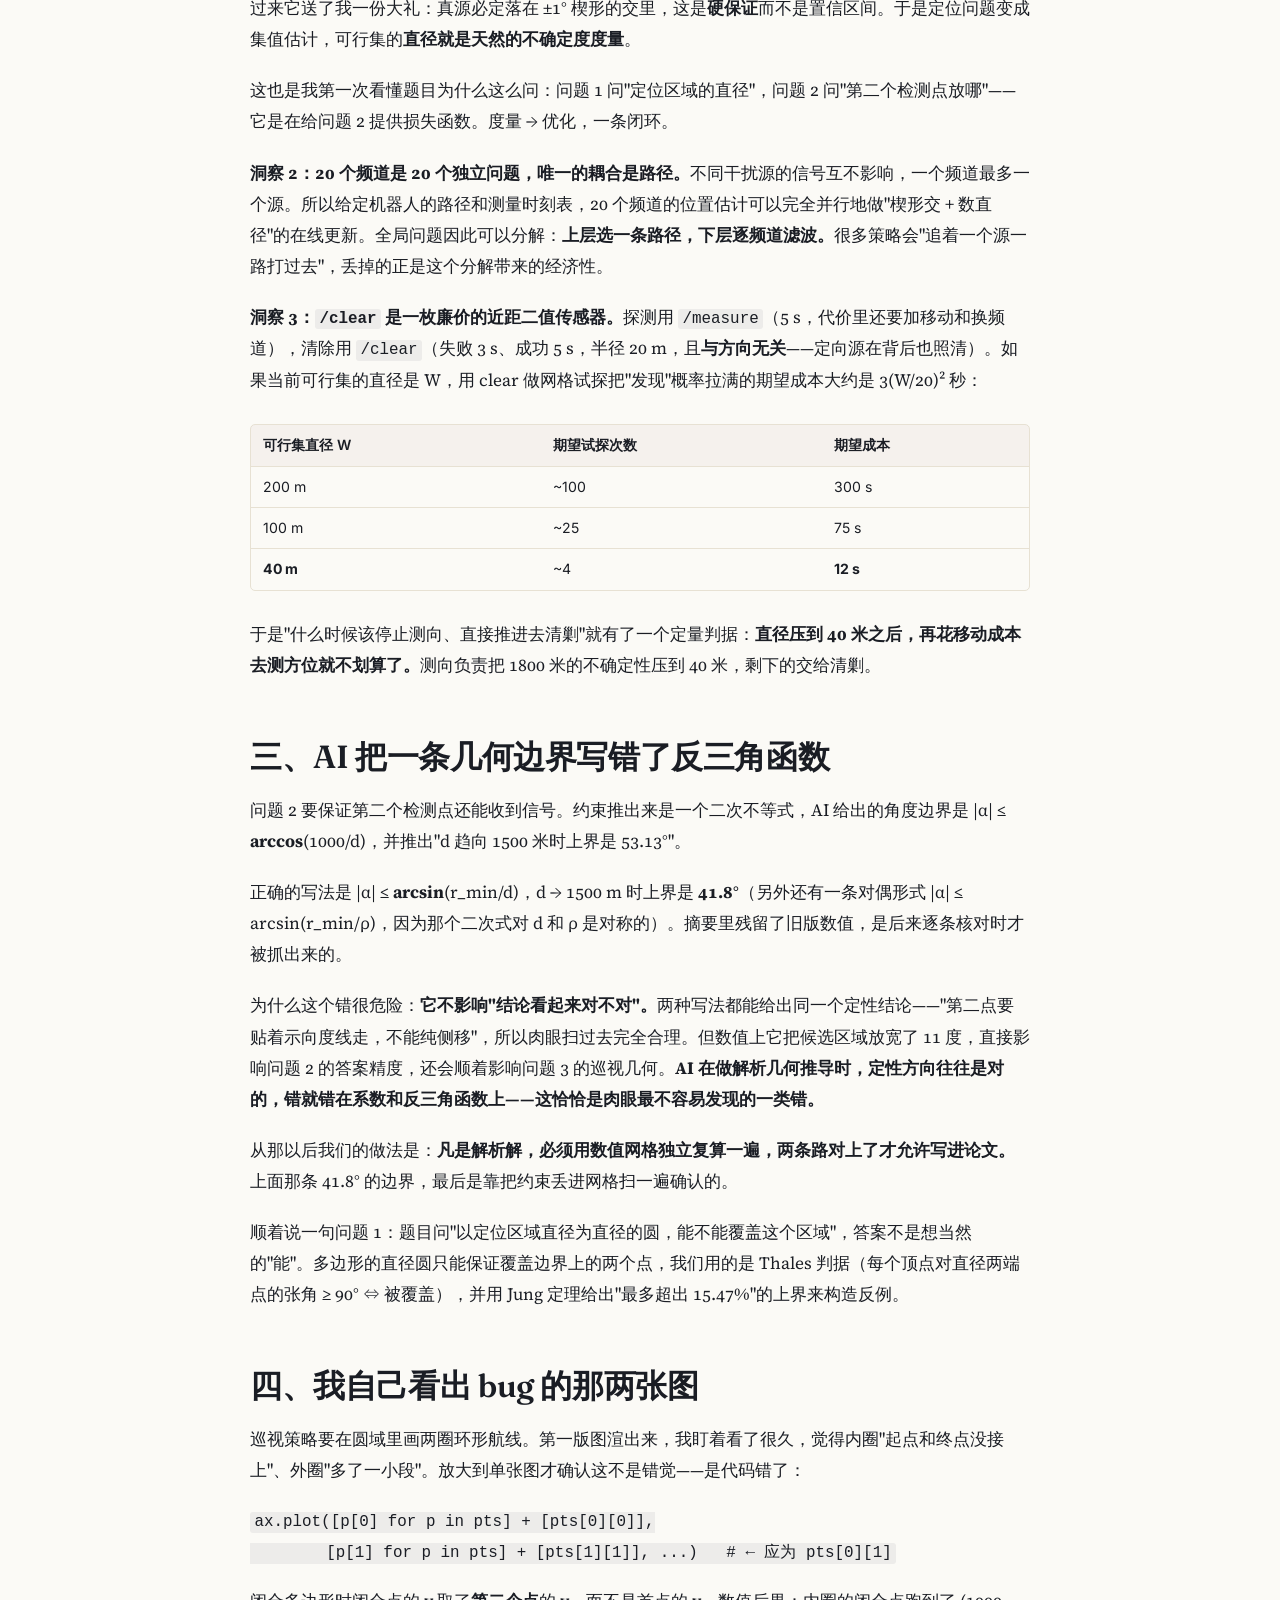
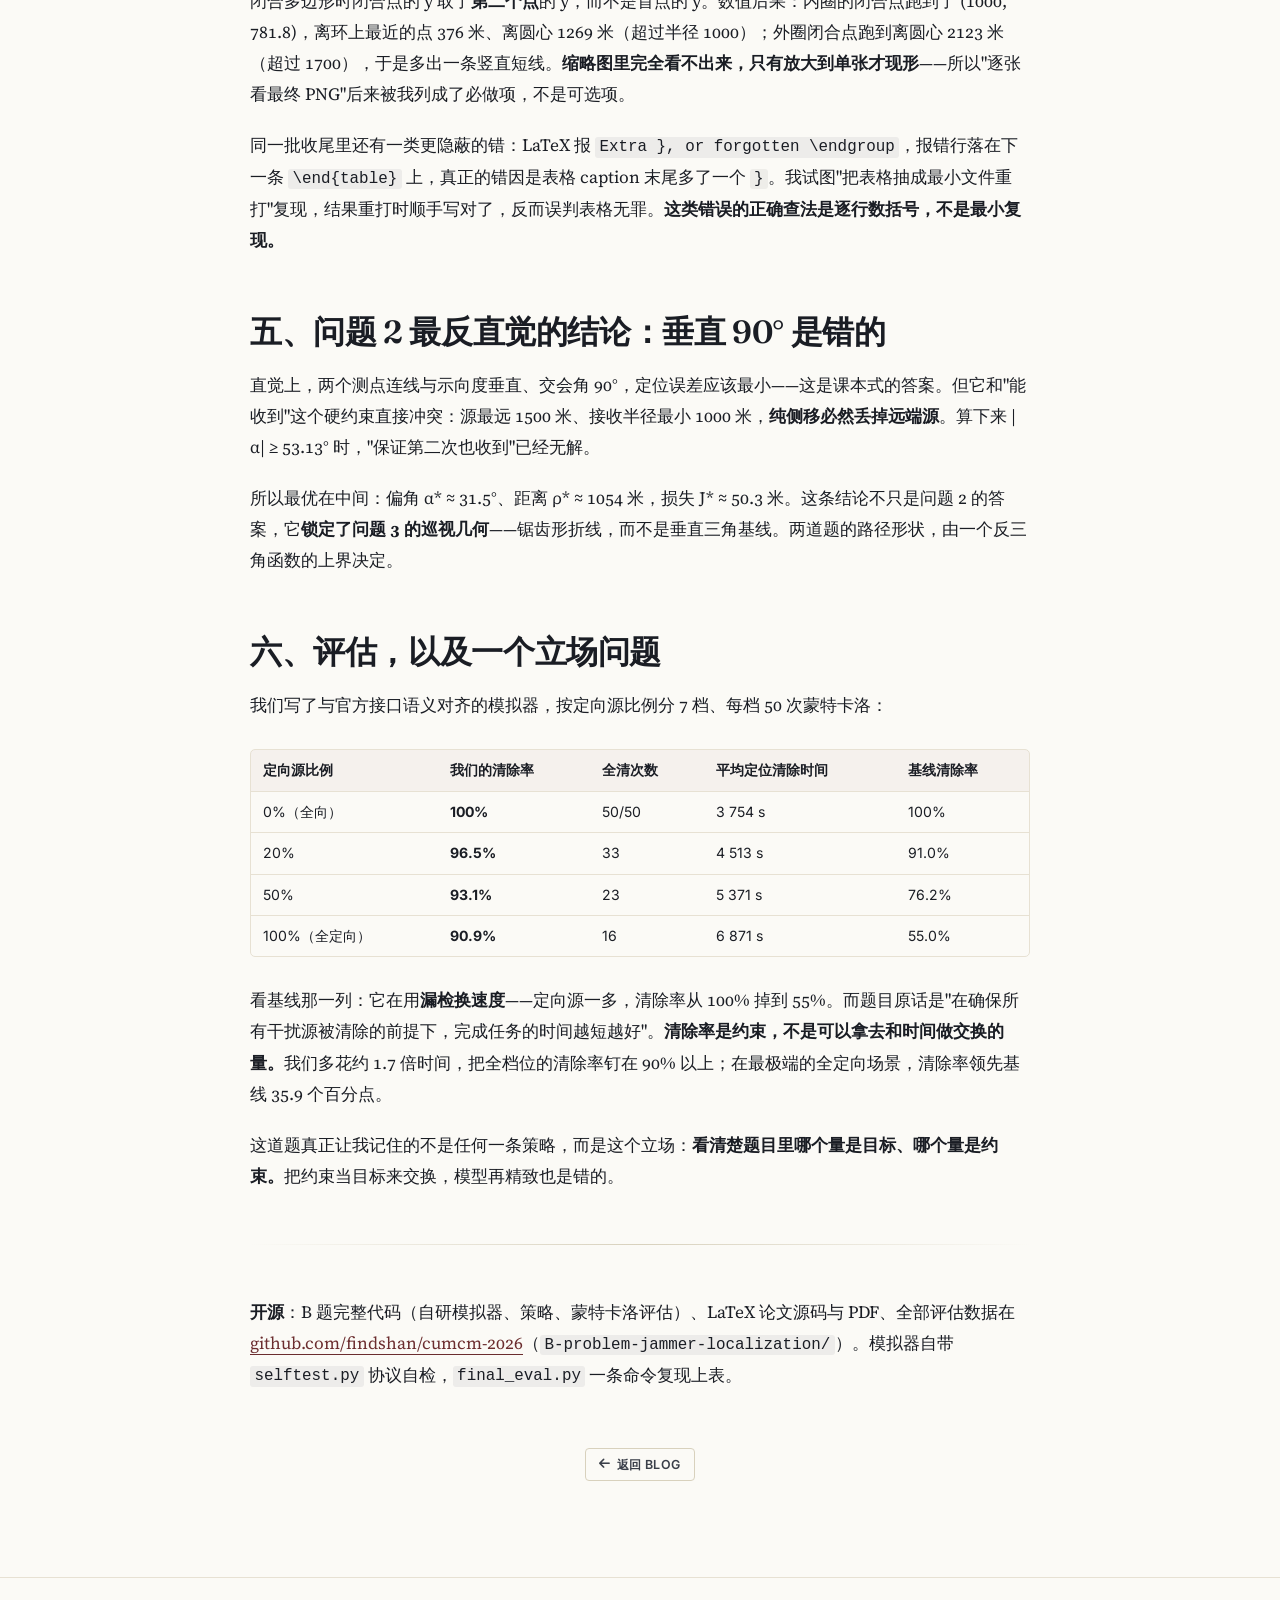
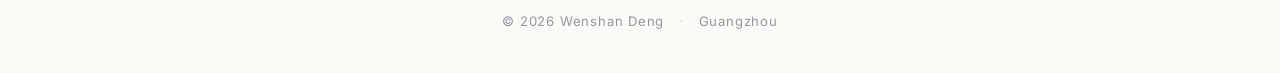
<file: posts/2026-cumcm-b-jammer.html>
<!DOCTYPE html>
<html lang="zh-CN">
<head>
    <meta charset="UTF-8">
    <meta name="viewport" content="width=device-width, initial-scale=1.0">
    <title>机器狗、20 个频道和 50 次蒙特卡洛：CUMCM 2026 B 题复盘 &mdash; Wenshan Deng</title>
    <link rel="preconnect" href="https://fonts.googleapis.com">
    <link rel="preconnect" href="https://fonts.gstatic.com" crossorigin>
    <link href="https://fonts.googleapis.com/css2?family=Fraunces:ital,opsz,wght,SOFT,WONK@0,9..144,400..700,30..100,0..1;1,9..144,400..600,30..100,0..1&amp;family=Source+Serif+4:ital,opsz,wght@0,8..60,400;0,8..60,500;0,8..60,600;0,8..60,700;1,8..60,400;1,8..60,500&amp;family=Inter:wght@400;500;600;700&amp;family=Noto+Serif+SC:wght@500;700&amp;display=swap" rel="stylesheet">
    <link rel="stylesheet" href="https://cdnjs.cloudflare.com/ajax/libs/font-awesome/6.5.1/css/all.min.css">
    <link rel="stylesheet" href="../css/style.css?v=20260519">
    <script src="../js/main.js?v=20260519" defer></script>
</head>
<body>

<nav class="site-nav" aria-label="Primary">
    <div class="nav-wrapper">
        <a href="../index.html" class="nav-brand"><span class="dot" aria-hidden="true"></span>Wenshan Deng</a>
        <div class="nav-links">
            <a href="../index.html">About</a>
            <a href="../publications.html">Projects</a>
            <a href="../blog.html" class="active">Blog</a>
        </div>
    </div>
</nav>

<main>
    <div class="wrap">
        <article class="longform-post">
            <header class="post-header">
                <p class="post-kicker">Competition · Robotics / Search Strategy</p>
                <h1 class="post-title">机器狗、20 个频道和 50 次蒙特卡洛：CUMCM 2026 B 题复盘</h1>
                <div class="post-meta">2026 · findshan · 约 12 分钟</div>
            </header>
            <div class="post-content">
<blockquote>
  <p>赛事 · 2026 年高教社杯全国大学生数学建模竞赛（CUMCM）B 题《无线电干扰源的快速自动定位与清除》</p>
  <p>结果 · 自研模拟器 50 次蒙特卡洛 × 7 档定向源比例：清除率全档位 <strong>≥ 90.9%</strong>，全向场景 <strong>100% 全清</strong>（平均 3 754 s）</p>
</blockquote>
<blockquote><p>B 题和我同一时间做的 C 题完全不是一类东西。C 题是坐在桌前解优化；B 题是<strong>让一只机器狗在半径 1800 米的圆里自己找东西</strong>——10 到 16 个位置未知的干扰源，只知道它在一台测向机的某个频道上，只能在模拟器里一轮一轮地跑、一轮一轮地改策略。这篇复盘写三条撑起整套策略的洞察，也写实战里具体的错误：两个是 AI 助手犯的，一个是我自己把图放大到单张才看出来的。</p></blockquote>
<hr>

<h2>一、第一晚我就读错了两个附件</h2>
<p>拿到官方题包，看到 <code>附件1.docx</code>、<code>附件2.docx</code>，我按常识做了判断：附件1 应该是干扰源特征，附件2 大概是交会定位的说明。AI 助手顺着这个假设直接开始建模型，物理设定、接口假设、计时规则全都往下推。</p>
<p>真正打开文件之后是这样的：</p>
<ul>
  <li><strong>附件1</strong>是《模拟器使用说明》——行为规则、虚拟计时、网盘下载、登录注册；</li>
  <li><strong>附件2</strong>是《模拟器通信接口说明及编程指南》——<code>/enter</code>、<code>/measure</code>、<code>/clear</code>、<code>/exit</code> 四条指令、JSON 字段、HTTP 状态码、幂等与重试规则；</li>
  <li>干扰源特征其实在<strong>题面的附录1</strong>里，压根不在附件里。</li>
</ul>
<p>这个错没有立刻致命（模型的物理设定本来就该来自题面），但它暴露了一个真实的缺陷，而且我必须写下来：<strong>AI 在"高级、成体系的文档阅读"上并不可靠。它会用文件名和上下文先验去补全内容，而不是先把文件真正读一遍。</strong> 附件一多、格式一混（docx / xlsx / PDF 交叉，表格跨页，字段名反直觉），这种"看起来很合理"的补全就会出错——而且错得非常安静，因为它不会说"我没读"，它会直接开始推理。</p>
<p>从那之后我定了一条规矩，一直用到两题结束：<strong>任何"读"出来的结论，必须带一条可复查的出处（哪个文件、哪张表、哪一行）；给不出出处的，不许进模型。</strong></p>

<h2>二、三条撑起整套策略的洞察</h2>
<p>把题读对之后，这道题的信息量其实集中在三句话上。</p>
<p><strong>洞察 1：这是集值估计，不是随机估计。</strong>题面里有一句很不起眼但决定性的话——同一地点重复检测，误差不变；只有换地点，误差才呈现统计规律。也就是说示向度误差不是白噪声，而是一个<strong>位置相关的确定性偏差场</strong>（|e| ≤ 1°）。这直接否定了"多测几次提高精度"的直觉：原地重复检测的信息增益是零。但反过来它送了我一份大礼：真源必定落在 ±1° 楔形的交里，这是<strong>硬保证</strong>而不是置信区间。于是定位问题变成集值估计，可行集的<strong>直径就是天然的不确定度度量</strong>。</p>
<p>这也是我第一次看懂题目为什么这么问：问题 1 问"定位区域的直径"，问题 2 问"第二个检测点放哪"——它是在给问题 2 提供损失函数。度量 → 优化，一条闭环。</p>
<p><strong>洞察 2：20 个频道是 20 个独立问题，唯一的耦合是路径。</strong>不同干扰源的信号互不影响，一个频道最多一个源。所以给定机器人的路径和测量时刻表，20 个频道的位置估计可以完全并行地做"楔形交 + 数直径"的在线更新。全局问题因此可以分解：<strong>上层选一条路径，下层逐频道滤波。</strong>很多策略会"追着一个源一路打过去"，丢掉的正是这个分解带来的经济性。</p>
<p><strong>洞察 3：<code>/clear</code> 是一枚廉价的近距二值传感器。</strong>探测用 <code>/measure</code>（5 s，代价里还要加移动和换频道），清除用 <code>/clear</code>（失败 3 s、成功 5 s，半径 20 m，且<strong>与方向无关</strong>——定向源在背后也照清）。如果当前可行集的直径是 W，用 clear 做网格试探把"发现"概率拉满的期望成本大约是 3(W/20)² 秒：</p>
<div class="table-wrap"><table>
  <thead><tr><th>可行集直径 W</th><th>期望试探次数</th><th>期望成本</th></tr></thead>
  <tbody>
    <tr><td>200 m</td><td>~100</td><td>300 s</td></tr>
    <tr><td>100 m</td><td>~25</td><td>75 s</td></tr>
    <tr><td><strong>40 m</strong></td><td>~4</td><td><strong>12 s</strong></td></tr>
  </tbody>
</table></div>
<p>于是"什么时候该停止测向、直接推进去清剿"就有了一个定量判据：<strong>直径压到 40 米之后，再花移动成本去测方位就不划算了。</strong>测向负责把 1800 米的不确定性压到 40 米，剩下的交给清剿。</p>

<h2>三、AI 把一条几何边界写错了反三角函数</h2>
<p>问题 2 要保证第二个检测点还能收到信号。约束推出来是一个二次不等式，AI 给出的角度边界是 |α| ≤ <strong>arccos</strong>(1000/d)，并推出"d 趋向 1500 米时上界是 53.13°"。</p>
<p>正确的写法是 |α| ≤ <strong>arcsin</strong>(r_min/d)，d → 1500 m 时上界是 <strong>41.8°</strong>（另外还有一条对偶形式 |α| ≤ arcsin(r_min/ρ)，因为那个二次式对 d 和 ρ 是对称的）。摘要里残留了旧版数值，是后来逐条核对时才被抓出来的。</p>
<p>为什么这个错很危险：<strong>它不影响"结论看起来对不对"。</strong>两种写法都能给出同一个定性结论——"第二点要贴着示向度线走，不能纯侧移"，所以肉眼扫过去完全合理。但数值上它把候选区域放宽了 11 度，直接影响问题 2 的答案精度，还会顺着影响问题 3 的巡视几何。<strong>AI 在做解析几何推导时，定性方向往往是对的，错就错在系数和反三角函数上——这恰恰是肉眼最不容易发现的一类错。</strong></p>
<p>从那以后我们的做法是：<strong>凡是解析解，必须用数值网格独立复算一遍，两条路对上了才允许写进论文。</strong>上面那条 41.8° 的边界，最后是靠把约束丢进网格扫一遍确认的。</p>
<p>顺着说一句问题 1：题目问"以定位区域直径为直径的圆，能不能覆盖这个区域"，答案不是想当然的"能"。多边形的直径圆只能保证覆盖边界上的两个点，我们用的是 Thales 判据（每个顶点对直径两端点的张角 ≥ 90° ⇔ 被覆盖），并用 Jung 定理给出"最多超出 15.47%"的上界来构造反例。</p>

<h2>四、我自己看出 bug 的那两张图</h2>
<p>巡视策略要在圆域里画两圈环形航线。第一版图渲出来，我盯着看了很久，觉得内圈"起点和终点没接上"、外圈"多了一小段"。放大到单张图才确认这不是错觉——是代码错了：</p>
<pre><code>ax.plot([p[0] for p in pts] + [pts[0][0]],
        [p[1] for p in pts] + [pts[1][1]], ...)   # ← 应为 pts[0][1]</code></pre>
<p>闭合多边形时闭合点的 y 取了<strong>第二个点</strong>的 y，而不是首点的 y。数值后果：内圈的闭合点跑到了 (1000, 781.8)，离环上最近的点 376 米、离圆心 1269 米（超过半径 1000）；外圈闭合点跑到离圆心 2123 米（超过 1700），于是多出一条竖直短线。<strong>缩略图里完全看不出来，只有放大到单张才现形</strong>——所以"逐张看最终 PNG"后来被我列成了必做项，不是可选项。</p>
<p>同一批收尾里还有一类更隐蔽的错：LaTeX 报 <code>Extra }, or forgotten \endgroup</code>，报错行落在下一条 <code>\end{table}</code> 上，真正的错因是表格 caption 末尾多了一个 <code>}</code>。我试图"把表格抽成最小文件重打"复现，结果重打时顺手写对了，反而误判表格无罪。<strong>这类错误的正确查法是逐行数括号，不是最小复现。</strong></p>

<h2>五、问题 2 最反直觉的结论：垂直 90° 是错的</h2>
<p>直觉上，两个测点连线与示向度垂直、交会角 90°，定位误差应该最小——这是课本式的答案。但它和"能收到"这个硬约束直接冲突：源最远 1500 米、接收半径最小 1000 米，<strong>纯侧移必然丢掉远端源</strong>。算下来 |α| ≥ 53.13° 时，"保证第二次也收到"已经无解。</p>
<p>所以最优在中间：偏角 α* ≈ 31.5°、距离 ρ* ≈ 1054 米，损失 J* ≈ 50.3 米。这条结论不只是问题 2 的答案，它<strong>锁定了问题 3 的巡视几何</strong>——锯齿形折线，而不是垂直三角基线。两道题的路径形状，由一个反三角函数的上界决定。</p>

<h2>六、评估，以及一个立场问题</h2>
<p>我们写了与官方接口语义对齐的模拟器，按定向源比例分 7 档、每档 50 次蒙特卡洛：</p>
<div class="table-wrap"><table>
  <thead><tr><th>定向源比例</th><th>我们的清除率</th><th>全清次数</th><th>平均定位清除时间</th><th>基线清除率</th></tr></thead>
  <tbody>
    <tr><td>0%（全向）</td><td><strong>100%</strong></td><td>50/50</td><td>3 754 s</td><td>100%</td></tr>
    <tr><td>20%</td><td><strong>96.5%</strong></td><td>33</td><td>4 513 s</td><td>91.0%</td></tr>
    <tr><td>50%</td><td><strong>93.1%</strong></td><td>23</td><td>5 371 s</td><td>76.2%</td></tr>
    <tr><td>100%（全定向）</td><td><strong>90.9%</strong></td><td>16</td><td>6 871 s</td><td>55.0%</td></tr>
  </tbody>
</table></div>
<p>看基线那一列：它在用<strong>漏检换速度</strong>——定向源一多，清除率从 100% 掉到 55%。而题目原话是"在确保所有干扰源被清除的前提下，完成任务的时间越短越好"。<strong>清除率是约束，不是可以拿去和时间做交换的量。</strong>我们多花约 1.7 倍时间，把全档位的清除率钉在 90% 以上；在最极端的全定向场景，清除率领先基线 35.9 个百分点。</p>
<p>这道题真正让我记住的不是任何一条策略，而是这个立场：<strong>看清楚题目里哪个量是目标、哪个量是约束。</strong>把约束当目标来交换，模型再精致也是错的。</p>
<hr>
<p><strong>开源</strong>：B 题完整代码（自研模拟器、策略、蒙特卡洛评估）、LaTeX 论文源码与 PDF、全部评估数据在 <a href="https://github.com/findshan/cumcm-2026">github.com/findshan/cumcm-2026</a>（<code>B-problem-jammer-localization/</code>）。模拟器自带 <code>selftest.py</code> 协议自检，<code>final_eval.py</code> 一条命令复现上表。</p>
            </div>
            <div class="post-footer-actions">
                <a href="../blog.html" class="btn"><i class="fas fa-arrow-left"></i> 返回 Blog</a>
            </div>
        </article>
    </div>
</main>

<footer class="site-footer">
    <span>&copy; <span data-year>2026</span> Wenshan Deng</span>
    <span class="sep">·</span>
    <span>Guangzhou</span>
</footer>

</body>
</html>
</file>
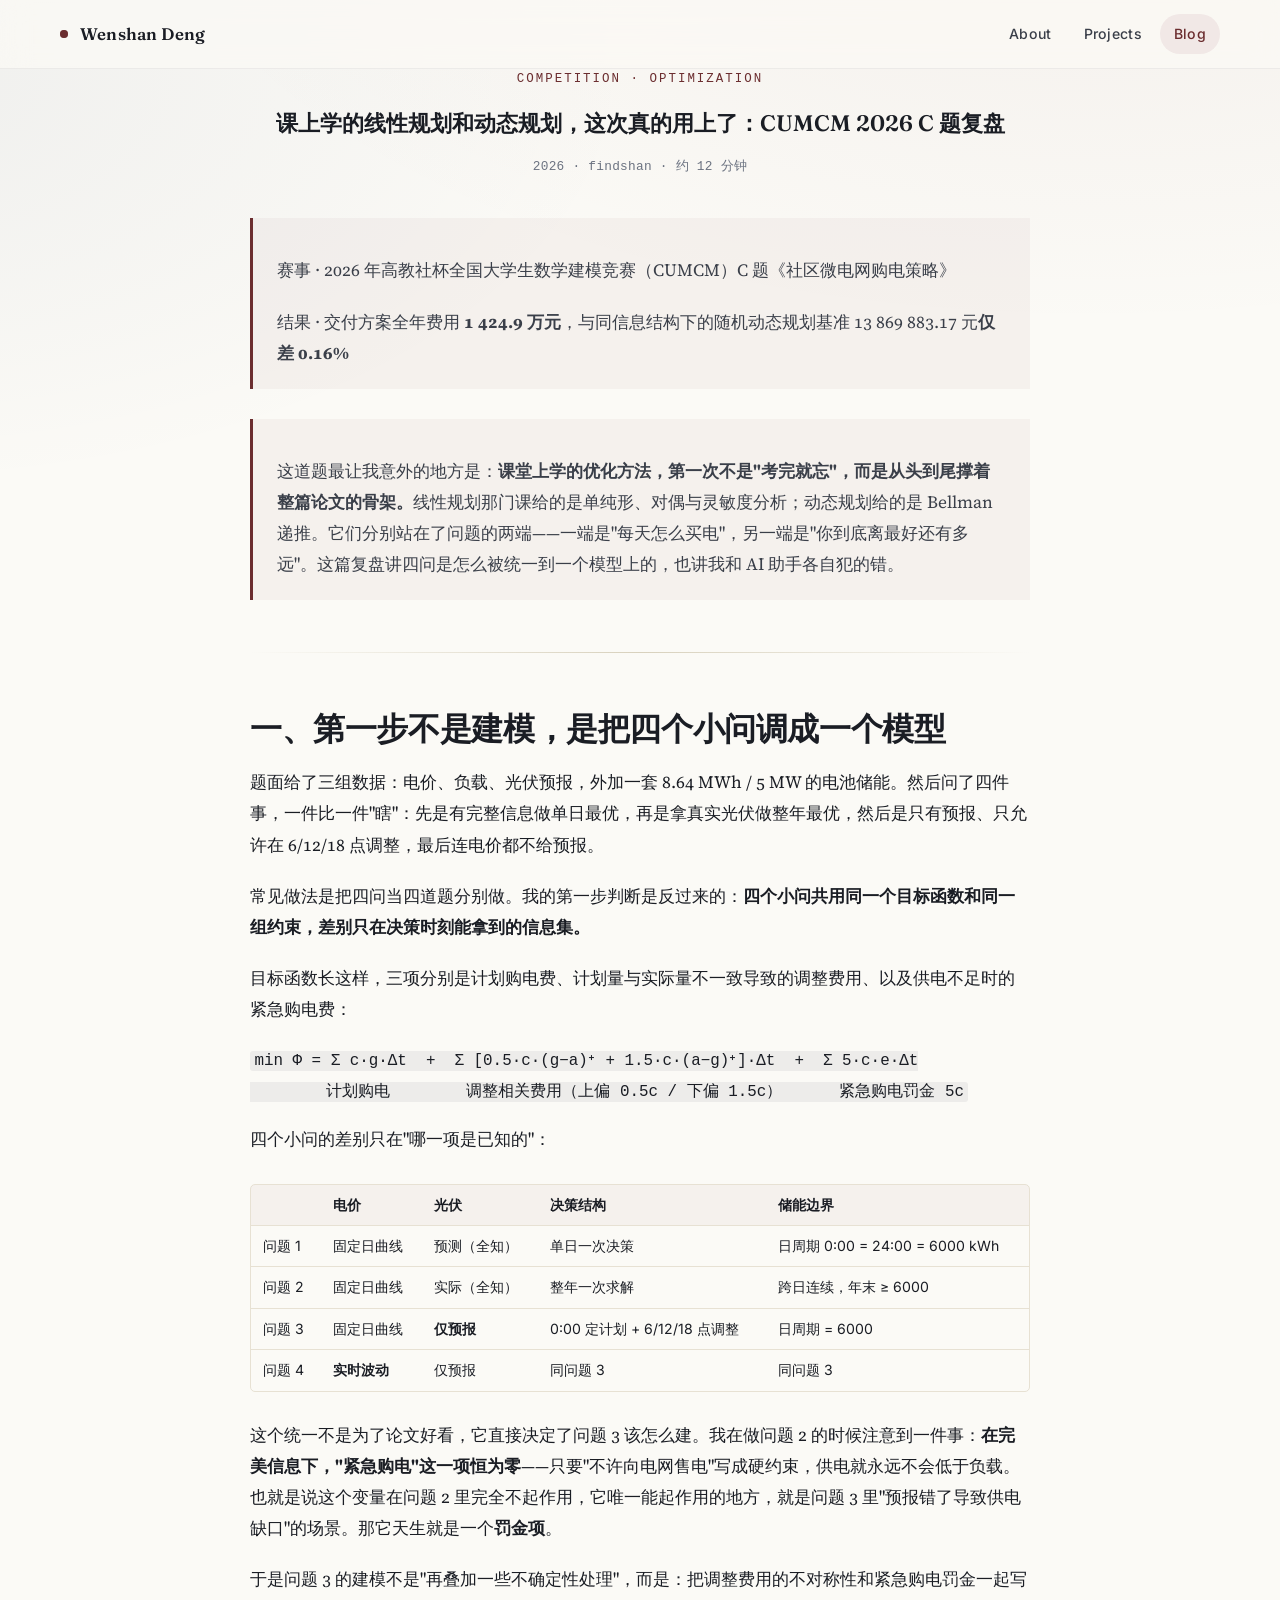
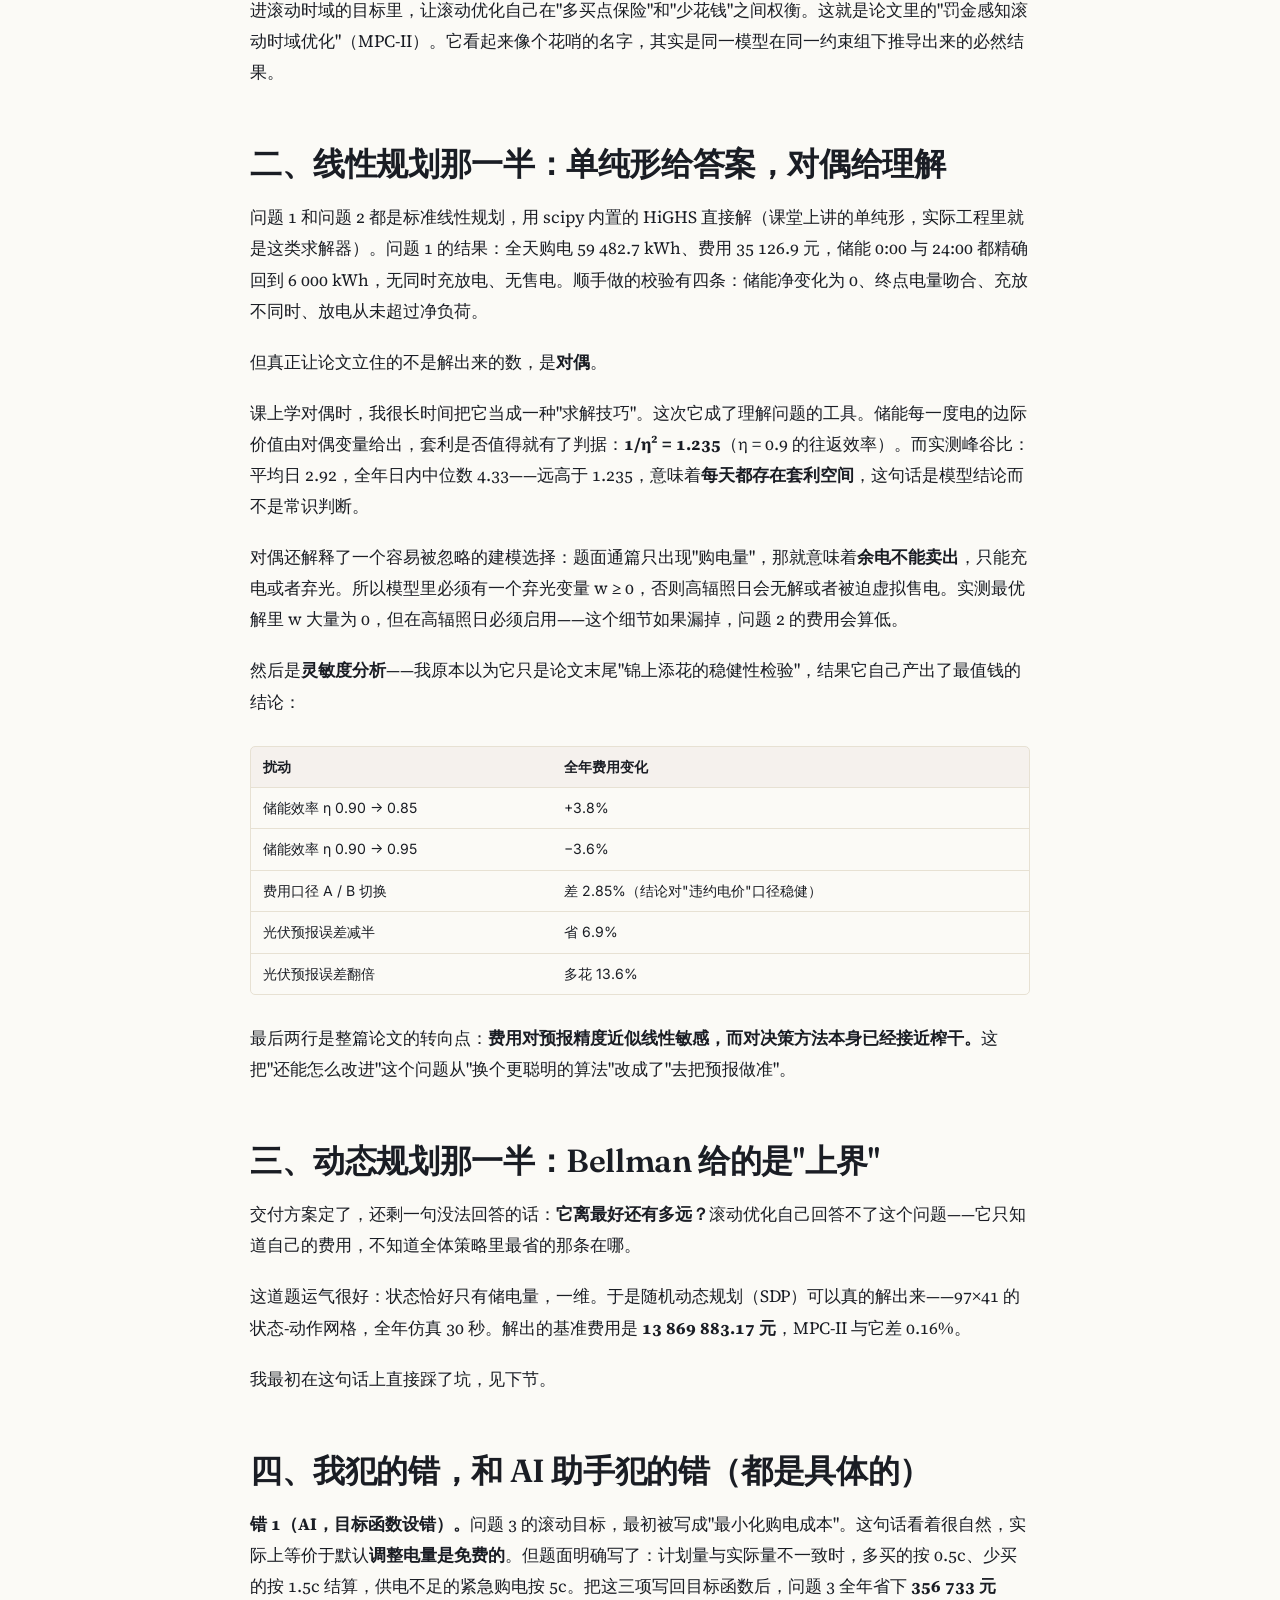
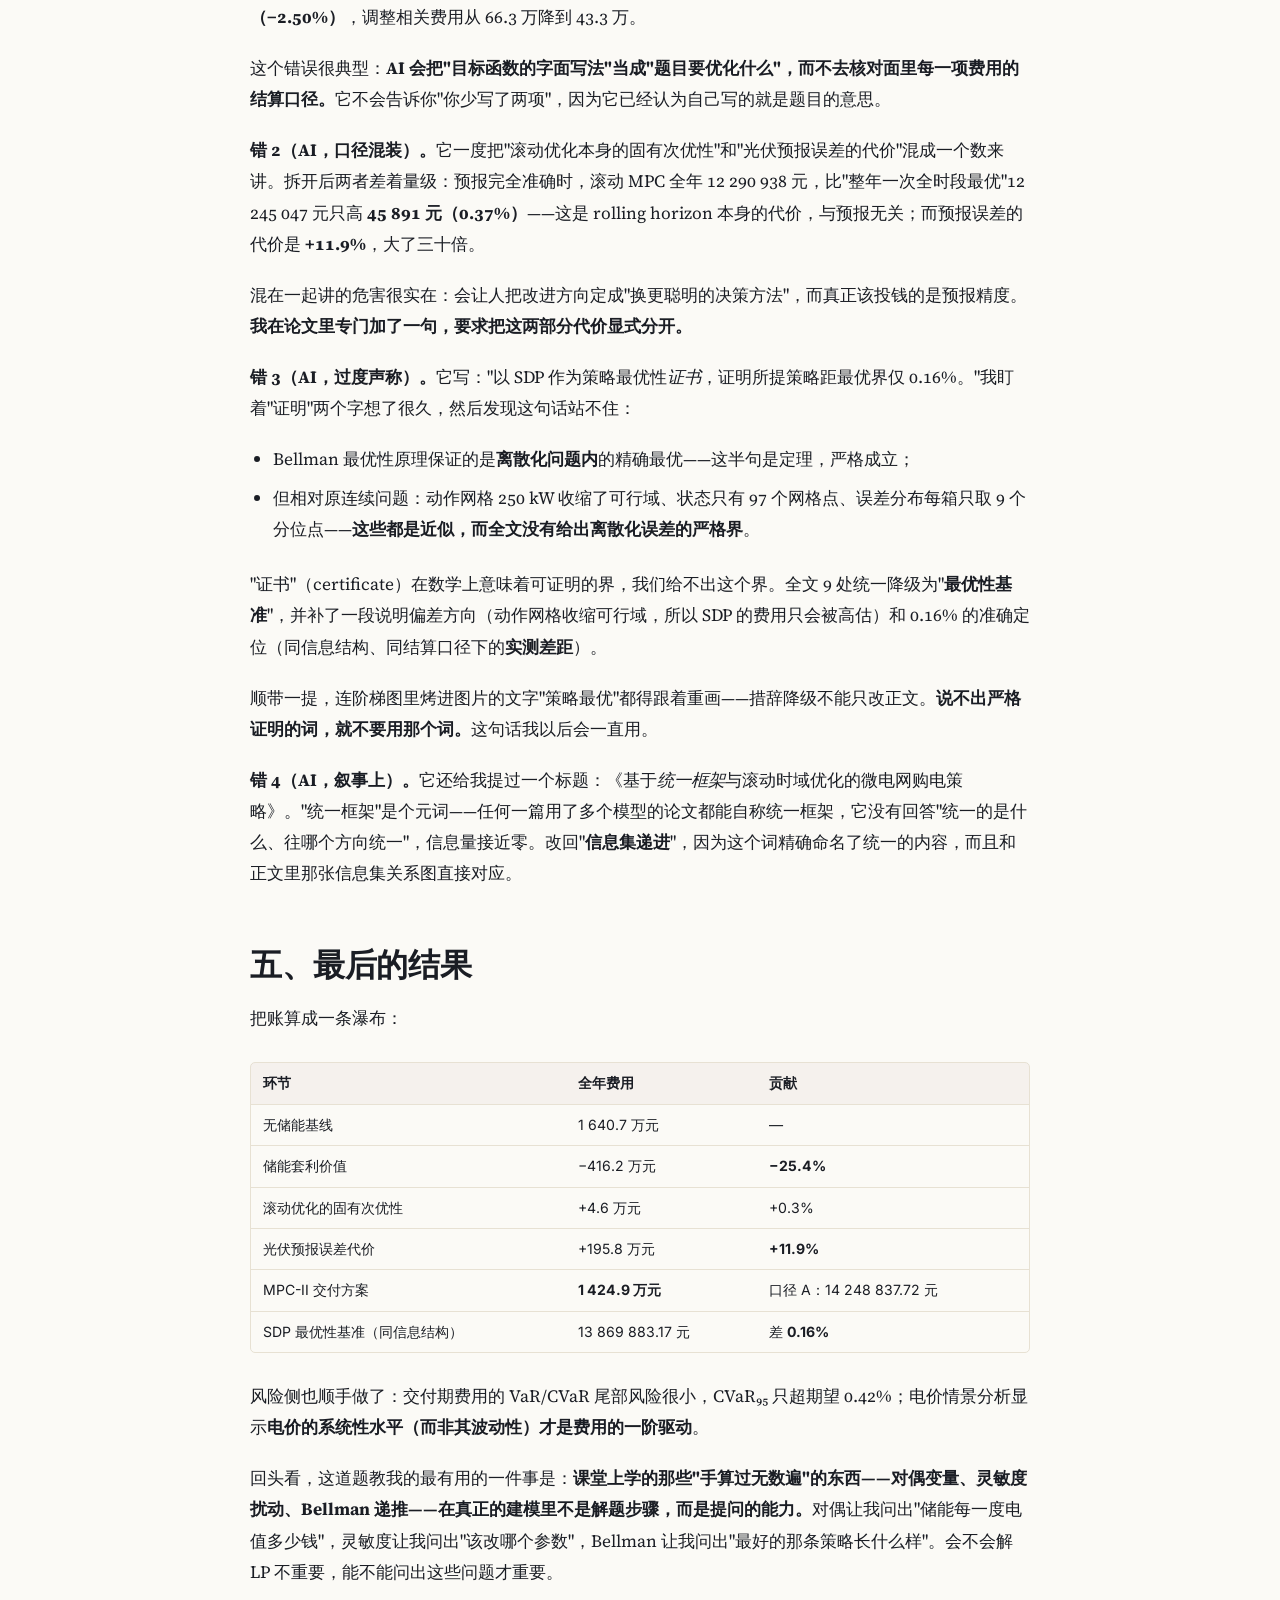
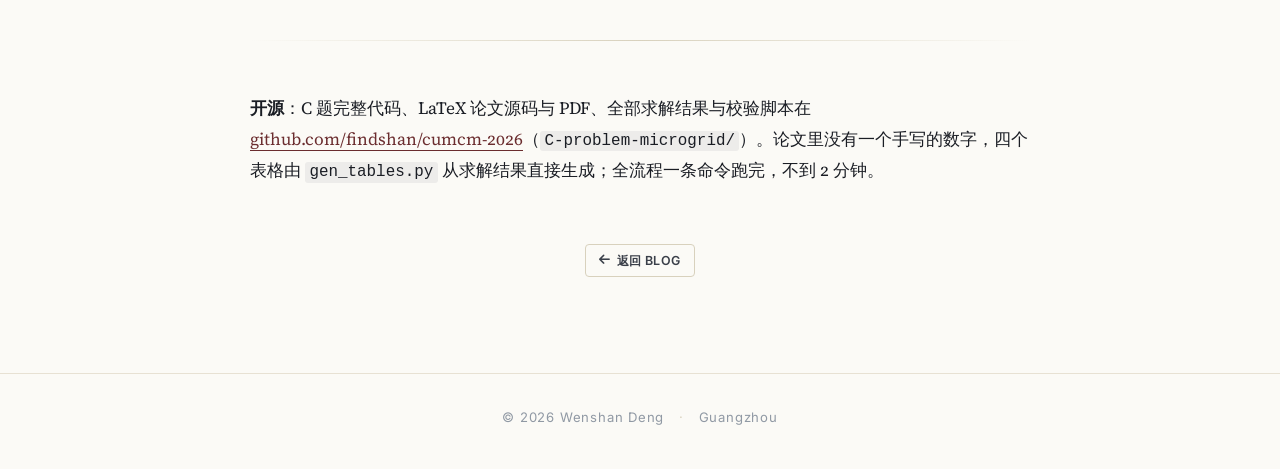
<file: posts/2026-cumcm-c-microgrid.html>
<!DOCTYPE html>
<html lang="zh-CN">
<head>
    <meta charset="UTF-8">
    <meta name="viewport" content="width=device-width, initial-scale=1.0">
    <title>课上学的线性规划和动态规划，这次真的用上了：CUMCM 2026 C 题复盘 &mdash; Wenshan Deng</title>
    <link rel="preconnect" href="https://fonts.googleapis.com">
    <link rel="preconnect" href="https://fonts.gstatic.com" crossorigin>
    <link href="https://fonts.googleapis.com/css2?family=Fraunces:ital,opsz,wght,SOFT,WONK@0,9..144,400..700,30..100,0..1;1,9..144,400..600,30..100,0..1&amp;family=Source+Serif+4:ital,opsz,wght@0,8..60,400;0,8..60,500;0,8..60,600;0,8..60,700;1,8..60,400;1,8..60,500&amp;family=Inter:wght@400;500;600;700&amp;family=Noto+Serif+SC:wght@500;700&amp;display=swap" rel="stylesheet">
    <link rel="stylesheet" href="https://cdnjs.cloudflare.com/ajax/libs/font-awesome/6.5.1/css/all.min.css">
    <link rel="stylesheet" href="../css/style.css?v=20260519">
    <script src="../js/main.js?v=20260519" defer></script>
</head>
<body>

<nav class="site-nav" aria-label="Primary">
    <div class="nav-wrapper">
        <a href="../index.html" class="nav-brand"><span class="dot" aria-hidden="true"></span>Wenshan Deng</a>
        <div class="nav-links">
            <a href="../index.html">About</a>
            <a href="../publications.html">Projects</a>
            <a href="../blog.html" class="active">Blog</a>
        </div>
    </div>
</nav>

<main>
    <div class="wrap">
        <article class="longform-post">
            <header class="post-header">
                <p class="post-kicker">Competition · Optimization</p>
                <h1 class="post-title">课上学的线性规划和动态规划，这次真的用上了：CUMCM 2026 C 题复盘</h1>
                <div class="post-meta">2026 · findshan · 约 12 分钟</div>
            </header>
            <div class="post-content">
<blockquote>
  <p>赛事 · 2026 年高教社杯全国大学生数学建模竞赛（CUMCM）C 题《社区微电网购电策略》</p>
  <p>结果 · 交付方案全年费用 <strong>1 424.9 万元</strong>，与同信息结构下的随机动态规划基准 13 869 883.17 元<strong>仅差 0.16%</strong></p>
</blockquote>
<blockquote><p>这道题最让我意外的地方是：<strong>课堂上学的优化方法，第一次不是"考完就忘"，而是从头到尾撑着整篇论文的骨架。</strong>线性规划那门课给的是单纯形、对偶与灵敏度分析；动态规划给的是 Bellman 递推。它们分别站在了问题的两端——一端是"每天怎么买电"，另一端是"你到底离最好还有多远"。这篇复盘讲四问是怎么被统一到一个模型上的，也讲我和 AI 助手各自犯的错。</p></blockquote>
<hr>

<h2>一、第一步不是建模，是把四个小问调成一个模型</h2>
<p>题面给了三组数据：电价、负载、光伏预报，外加一套 8.64 MWh / 5 MW 的电池储能。然后问了四件事，一件比一件"瞎"：先是有完整信息做单日最优，再是拿真实光伏做整年最优，然后是只有预报、只允许在 6/12/18 点调整，最后连电价都不给预报。</p>
<p>常见做法是把四问当四道题分别做。我的第一步判断是反过来的：<strong>四个小问共用同一个目标函数和同一组约束，差别只在决策时刻能拿到的信息集。</strong></p>
<p>目标函数长这样，三项分别是计划购电费、计划量与实际量不一致导致的调整费用、以及供电不足时的紧急购电费：</p>
<pre><code>min Φ = Σ c·g·Δt  +  Σ [0.5·c·(g−a)⁺ + 1.5·c·(a−g)⁺]·Δt  +  Σ 5·c·e·Δt
        计划购电        调整相关费用（上偏 0.5c / 下偏 1.5c）      紧急购电罚金 5c</code></pre>
<p>四个小问的差别只在"哪一项是已知的"：</p>
<div class="table-wrap"><table>
  <thead><tr><th></th><th>电价</th><th>光伏</th><th>决策结构</th><th>储能边界</th></tr></thead>
  <tbody>
    <tr><td>问题 1</td><td>固定日曲线</td><td>预测（全知）</td><td>单日一次决策</td><td>日周期 0:00 = 24:00 = 6000 kWh</td></tr>
    <tr><td>问题 2</td><td>固定日曲线</td><td>实际（全知）</td><td>整年一次求解</td><td>跨日连续，年末 ≥ 6000</td></tr>
    <tr><td>问题 3</td><td>固定日曲线</td><td><strong>仅预报</strong></td><td>0:00 定计划 + 6/12/18 点调整</td><td>日周期 = 6000</td></tr>
    <tr><td>问题 4</td><td><strong>实时波动</strong></td><td>仅预报</td><td>同问题 3</td><td>同问题 3</td></tr>
  </tbody>
</table></div>
<p>这个统一不是为了论文好看，它直接决定了问题 3 该怎么建。我在做问题 2 的时候注意到一件事：<strong>在完美信息下，"紧急购电"这一项恒为零</strong>——只要"不许向电网售电"写成硬约束，供电就永远不会低于负载。也就是说这个变量在问题 2 里完全不起作用，它唯一能起作用的地方，就是问题 3 里"预报错了导致供电缺口"的场景。那它天生就是一个<strong>罚金项</strong>。</p>
<p>于是问题 3 的建模不是"再叠加一些不确定性处理"，而是：把调整费用的不对称性和紧急购电罚金一起写进滚动时域的目标里，让滚动优化自己在"多买点保险"和"少花钱"之间权衡。这就是论文里的"罚金感知滚动时域优化"（MPC-II）。它看起来像个花哨的名字，其实是同一模型在同一约束组下推导出来的必然结果。</p>

<h2>二、线性规划那一半：单纯形给答案，对偶给理解</h2>
<p>问题 1 和问题 2 都是标准线性规划，用 scipy 内置的 HiGHS 直接解（课堂上讲的单纯形，实际工程里就是这类求解器）。问题 1 的结果：全天购电 59 482.7 kWh、费用 35 126.9 元，储能 0:00 与 24:00 都精确回到 6 000 kWh，无同时充放电、无售电。顺手做的校验有四条：储能净变化为 0、终点电量吻合、充放不同时、放电从未超过净负荷。</p>
<p>但真正让论文立住的不是解出来的数，是<strong>对偶</strong>。</p>
<p>课上学对偶时，我很长时间把它当成一种"求解技巧"。这次它成了理解问题的工具。储能每一度电的边际价值由对偶变量给出，套利是否值得就有了判据：<strong>1/η² = 1.235</strong>（η = 0.9 的往返效率）。而实测峰谷比：平均日 2.92，全年日内中位数 4.33——远高于 1.235，意味着<strong>每天都存在套利空间</strong>，这句话是模型结论而不是常识判断。</p>
<p>对偶还解释了一个容易被忽略的建模选择：题面通篇只出现"购电量"，那就意味着<strong>余电不能卖出</strong>，只能充电或者弃光。所以模型里必须有一个弃光变量 w ≥ 0，否则高辐照日会无解或者被迫虚拟售电。实测最优解里 w 大量为 0，但在高辐照日必须启用——这个细节如果漏掉，问题 2 的费用会算低。</p>
<p>然后是<strong>灵敏度分析</strong>——我原本以为它只是论文末尾"锦上添花的稳健性检验"，结果它自己产出了最值钱的结论：</p>
<div class="table-wrap"><table>
  <thead><tr><th>扰动</th><th>全年费用变化</th></tr></thead>
  <tbody>
    <tr><td>储能效率 η 0.90 → 0.85</td><td>+3.8%</td></tr>
    <tr><td>储能效率 η 0.90 → 0.95</td><td>−3.6%</td></tr>
    <tr><td>费用口径 A / B 切换</td><td>差 2.85%（结论对"违约电价"口径稳健）</td></tr>
    <tr><td>光伏预报误差减半</td><td>省 6.9%</td></tr>
    <tr><td>光伏预报误差翻倍</td><td>多花 13.6%</td></tr>
  </tbody>
</table></div>
<p>最后两行是整篇论文的转向点：<strong>费用对预报精度近似线性敏感，而对决策方法本身已经接近榨干。</strong>这把"还能怎么改进"这个问题从"换个更聪明的算法"改成了"去把预报做准"。</p>

<h2>三、动态规划那一半：Bellman 给的是"上界"</h2>
<p>交付方案定了，还剩一句没法回答的话：<strong>它离最好还有多远？</strong>滚动优化自己回答不了这个问题——它只知道自己的费用，不知道全体策略里最省的那条在哪。</p>
<p>这道题运气很好：状态恰好只有储电量，一维。于是随机动态规划（SDP）可以真的解出来——97×41 的状态-动作网格，全年仿真 30 秒。解出的基准费用是 <strong>13 869 883.17 元</strong>，MPC-II 与它差 0.16%。</p>
<p>我最初在这句话上直接踩了坑，见下节。</p>

<h2>四、我犯的错，和 AI 助手犯的错（都是具体的）</h2>
<p><strong>错 1（AI，目标函数设错）。</strong>问题 3 的滚动目标，最初被写成"最小化购电成本"。这句话看着很自然，实际上等价于默认<strong>调整电量是免费的</strong>。但题面明确写了：计划量与实际量不一致时，多买的按 0.5c、少买的按 1.5c 结算，供电不足的紧急购电按 5c。把这三项写回目标函数后，问题 3 全年省下 <strong>356 733 元（−2.50%）</strong>，调整相关费用从 66.3 万降到 43.3 万。</p>
<p>这个错误很典型：<strong>AI 会把"目标函数的字面写法"当成"题目要优化什么"，而不去核对面里每一项费用的结算口径。</strong>它不会告诉你"你少写了两项"，因为它已经认为自己写的就是题目的意思。</p>
<p><strong>错 2（AI，口径混装）。</strong>它一度把"滚动优化本身的固有次优性"和"光伏预报误差的代价"混成一个数来讲。拆开后两者差着量级：预报完全准确时，滚动 MPC 全年 12 290 938 元，比"整年一次全时段最优"12 245 047 元只高 <strong>45 891 元（0.37%）</strong>——这是 rolling horizon 本身的代价，与预报无关；而预报误差的代价是 <strong>+11.9%</strong>，大了三十倍。</p>
<p>混在一起讲的危害很实在：会让人把改进方向定成"换更聪明的决策方法"，而真正该投钱的是预报精度。<strong>我在论文里专门加了一句，要求把这两部分代价显式分开。</strong></p>
<p><strong>错 3（AI，过度声称）。</strong>它写："以 SDP 作为策略最优性<em>证书</em>，证明所提策略距最优界仅 0.16%。"我盯着"证明"两个字想了很久，然后发现这句话站不住：</p>
<ul>
  <li>Bellman 最优性原理保证的是<strong>离散化问题内</strong>的精确最优——这半句是定理，严格成立；</li>
  <li>但相对原连续问题：动作网格 250 kW 收缩了可行域、状态只有 97 个网格点、误差分布每箱只取 9 个分位点——<strong>这些都是近似，而全文没有给出离散化误差的严格界</strong>。</li>
</ul>
<p>"证书"（certificate）在数学上意味着可证明的界，我们给不出这个界。全文 9 处统一降级为"<strong>最优性基准</strong>"，并补了一段说明偏差方向（动作网格收缩可行域，所以 SDP 的费用只会被高估）和 0.16% 的准确定位（同信息结构、同结算口径下的<strong>实测差距</strong>）。</p>
<p>顺带一提，连阶梯图里烤进图片的文字"策略最优"都得跟着重画——措辞降级不能只改正文。<strong>说不出严格证明的词，就不要用那个词。</strong>这句话我以后会一直用。</p>
<p><strong>错 4（AI，叙事上）。</strong>它还给我提过一个标题：《基于<em>统一框架</em>与滚动时域优化的微电网购电策略》。"统一框架"是个元词——任何一篇用了多个模型的论文都能自称统一框架，它没有回答"统一的是什么、往哪个方向统一"，信息量接近零。改回"<strong>信息集递进</strong>"，因为这个词精确命名了统一的内容，而且和正文里那张信息集关系图直接对应。</p>

<h2>五、最后的结果</h2>
<p>把账算成一条瀑布：</p>
<div class="table-wrap"><table>
  <thead><tr><th>环节</th><th>全年费用</th><th>贡献</th></tr></thead>
  <tbody>
    <tr><td>无储能基线</td><td>1 640.7 万元</td><td>—</td></tr>
    <tr><td>储能套利价值</td><td>−416.2 万元</td><td><strong>−25.4%</strong></td></tr>
    <tr><td>滚动优化的固有次优性</td><td>+4.6 万元</td><td>+0.3%</td></tr>
    <tr><td>光伏预报误差代价</td><td>+195.8 万元</td><td><strong>+11.9%</strong></td></tr>
    <tr><td>MPC-II 交付方案</td><td><strong>1 424.9 万元</strong></td><td>口径 A：14 248 837.72 元</td></tr>
    <tr><td>SDP 最优性基准（同信息结构）</td><td>13 869 883.17 元</td><td>差 <strong>0.16%</strong></td></tr>
  </tbody>
</table></div>
<p>风险侧也顺手做了：交付期费用的 VaR/CVaR 尾部风险很小，CVaR₉₅ 只超期望 0.42%；电价情景分析显示<strong>电价的系统性水平（而非其波动性）才是费用的一阶驱动</strong>。</p>
<p>回头看，这道题教我的最有用的一件事是：<strong>课堂上学的那些"手算过无数遍"的东西——对偶变量、灵敏度扰动、Bellman 递推——在真正的建模里不是解题步骤，而是提问的能力。</strong>对偶让我问出"储能每一度电值多少钱"，灵敏度让我问出"该改哪个参数"，Bellman 让我问出"最好的那条策略长什么样"。会不会解 LP 不重要，能不能问出这些问题才重要。</p>
<hr>
<p><strong>开源</strong>：C 题完整代码、LaTeX 论文源码与 PDF、全部求解结果与校验脚本在 <a href="https://github.com/findshan/cumcm-2026">github.com/findshan/cumcm-2026</a>（<code>C-problem-microgrid/</code>）。论文里没有一个手写的数字，四个表格由 <code>gen_tables.py</code> 从求解结果直接生成；全流程一条命令跑完，不到 2 分钟。</p>
            </div>
            <div class="post-footer-actions">
                <a href="../blog.html" class="btn"><i class="fas fa-arrow-left"></i> 返回 Blog</a>
            </div>
        </article>
    </div>
</main>

<footer class="site-footer">
    <span>&copy; <span data-year>2026</span> Wenshan Deng</span>
    <span class="sep">·</span>
    <span>Guangzhou</span>
</footer>

</body>
</html>
</file>
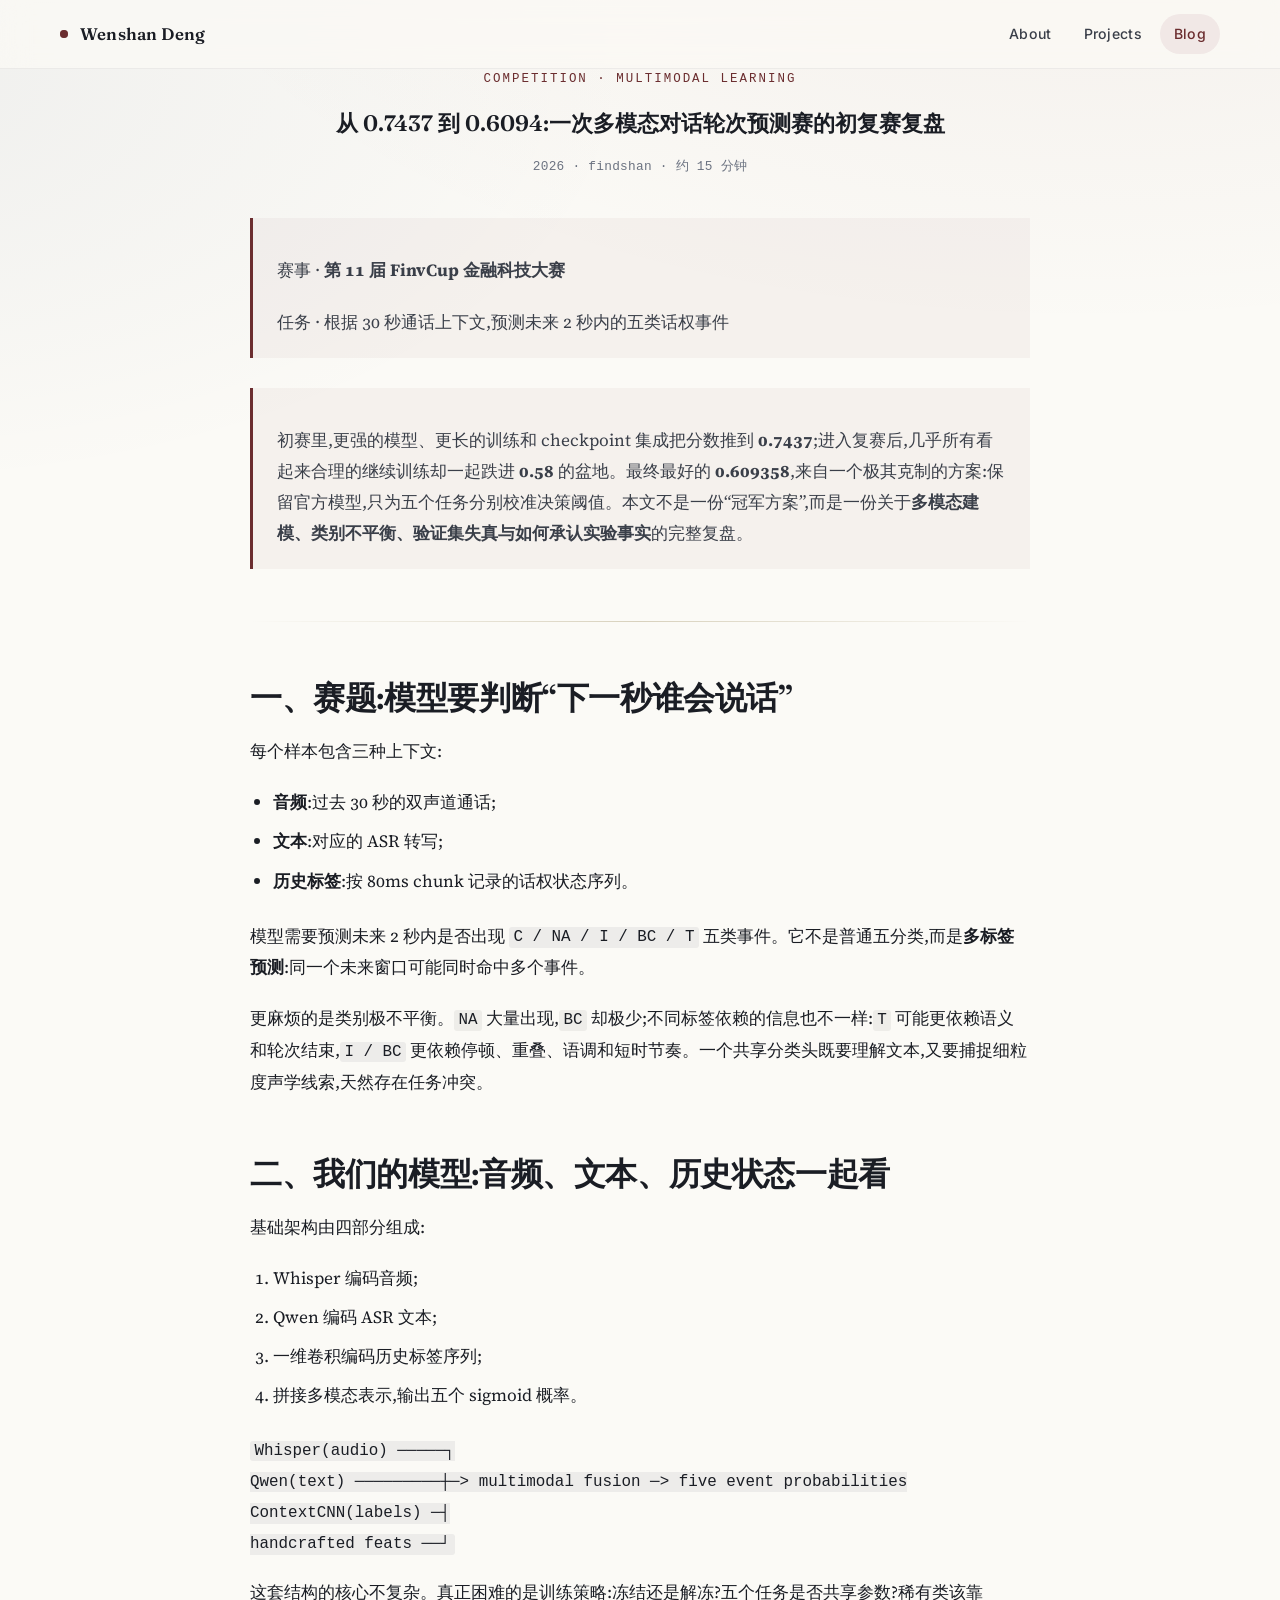
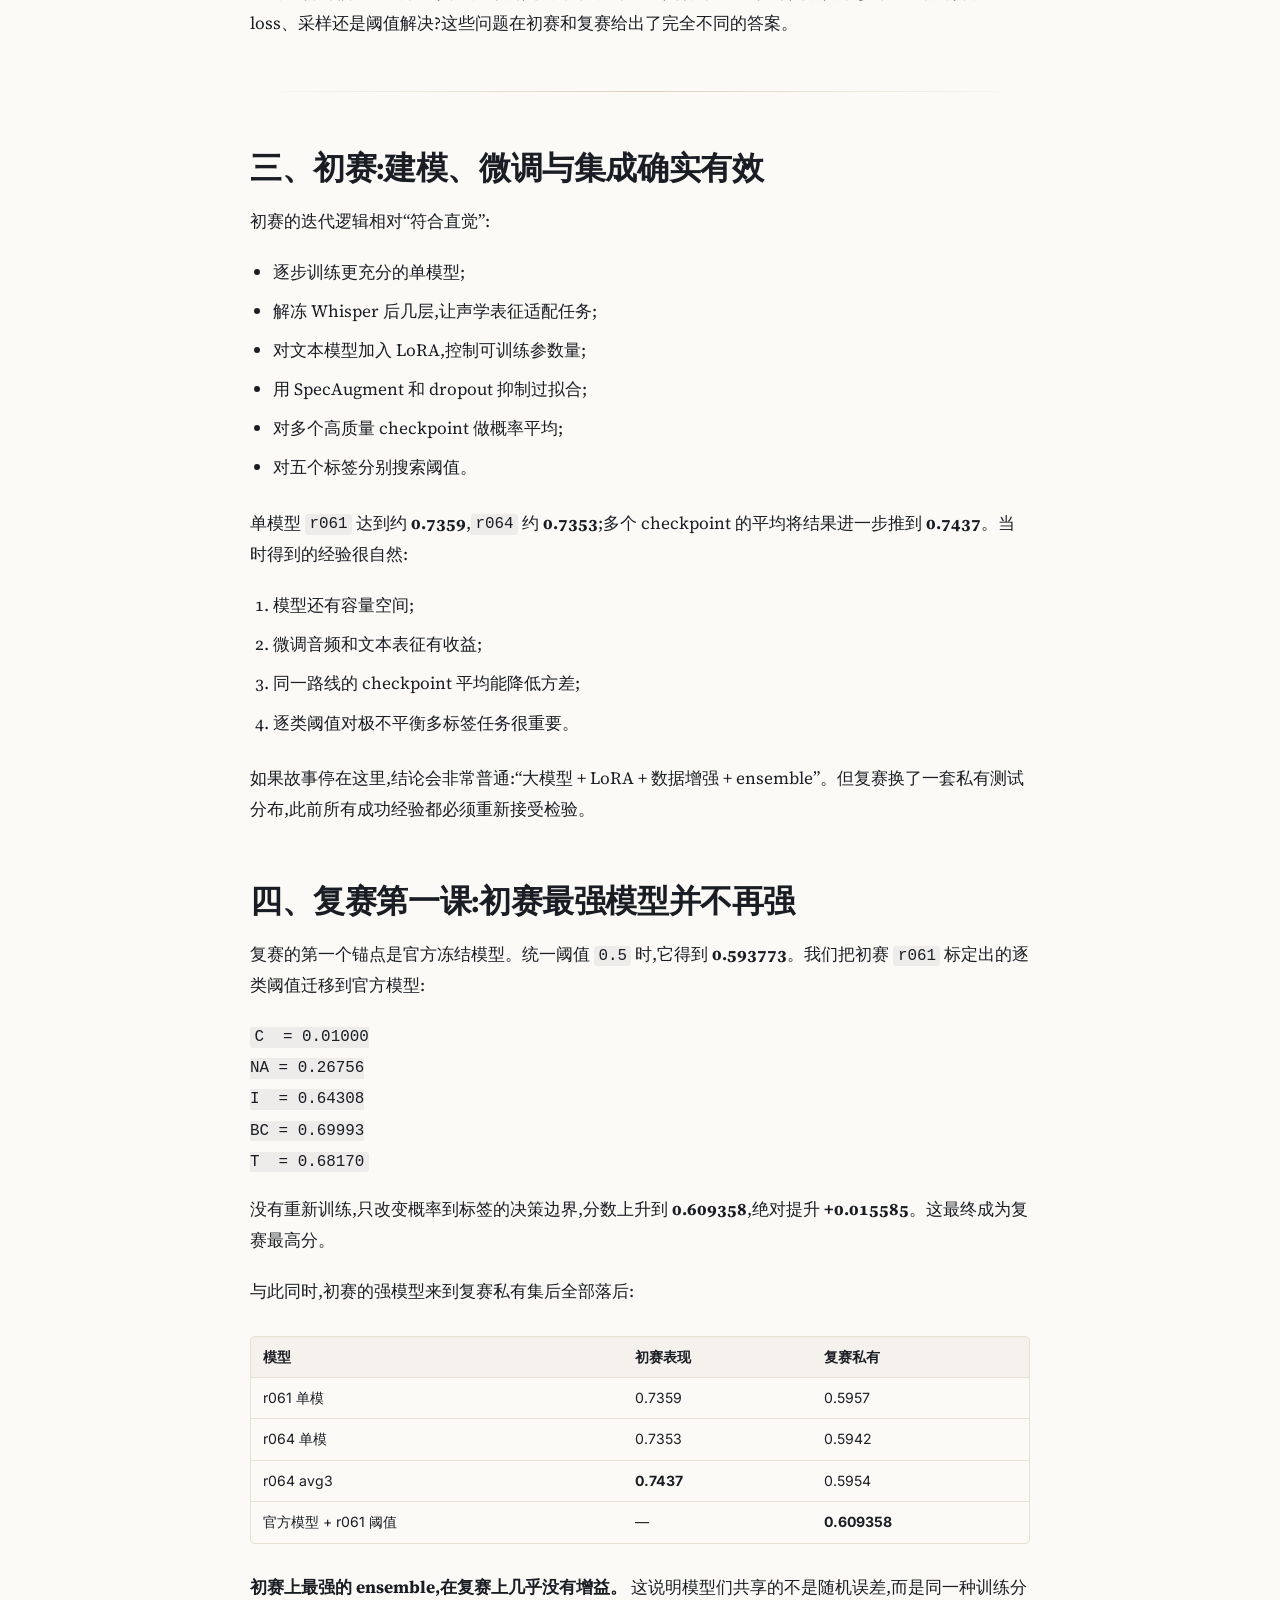
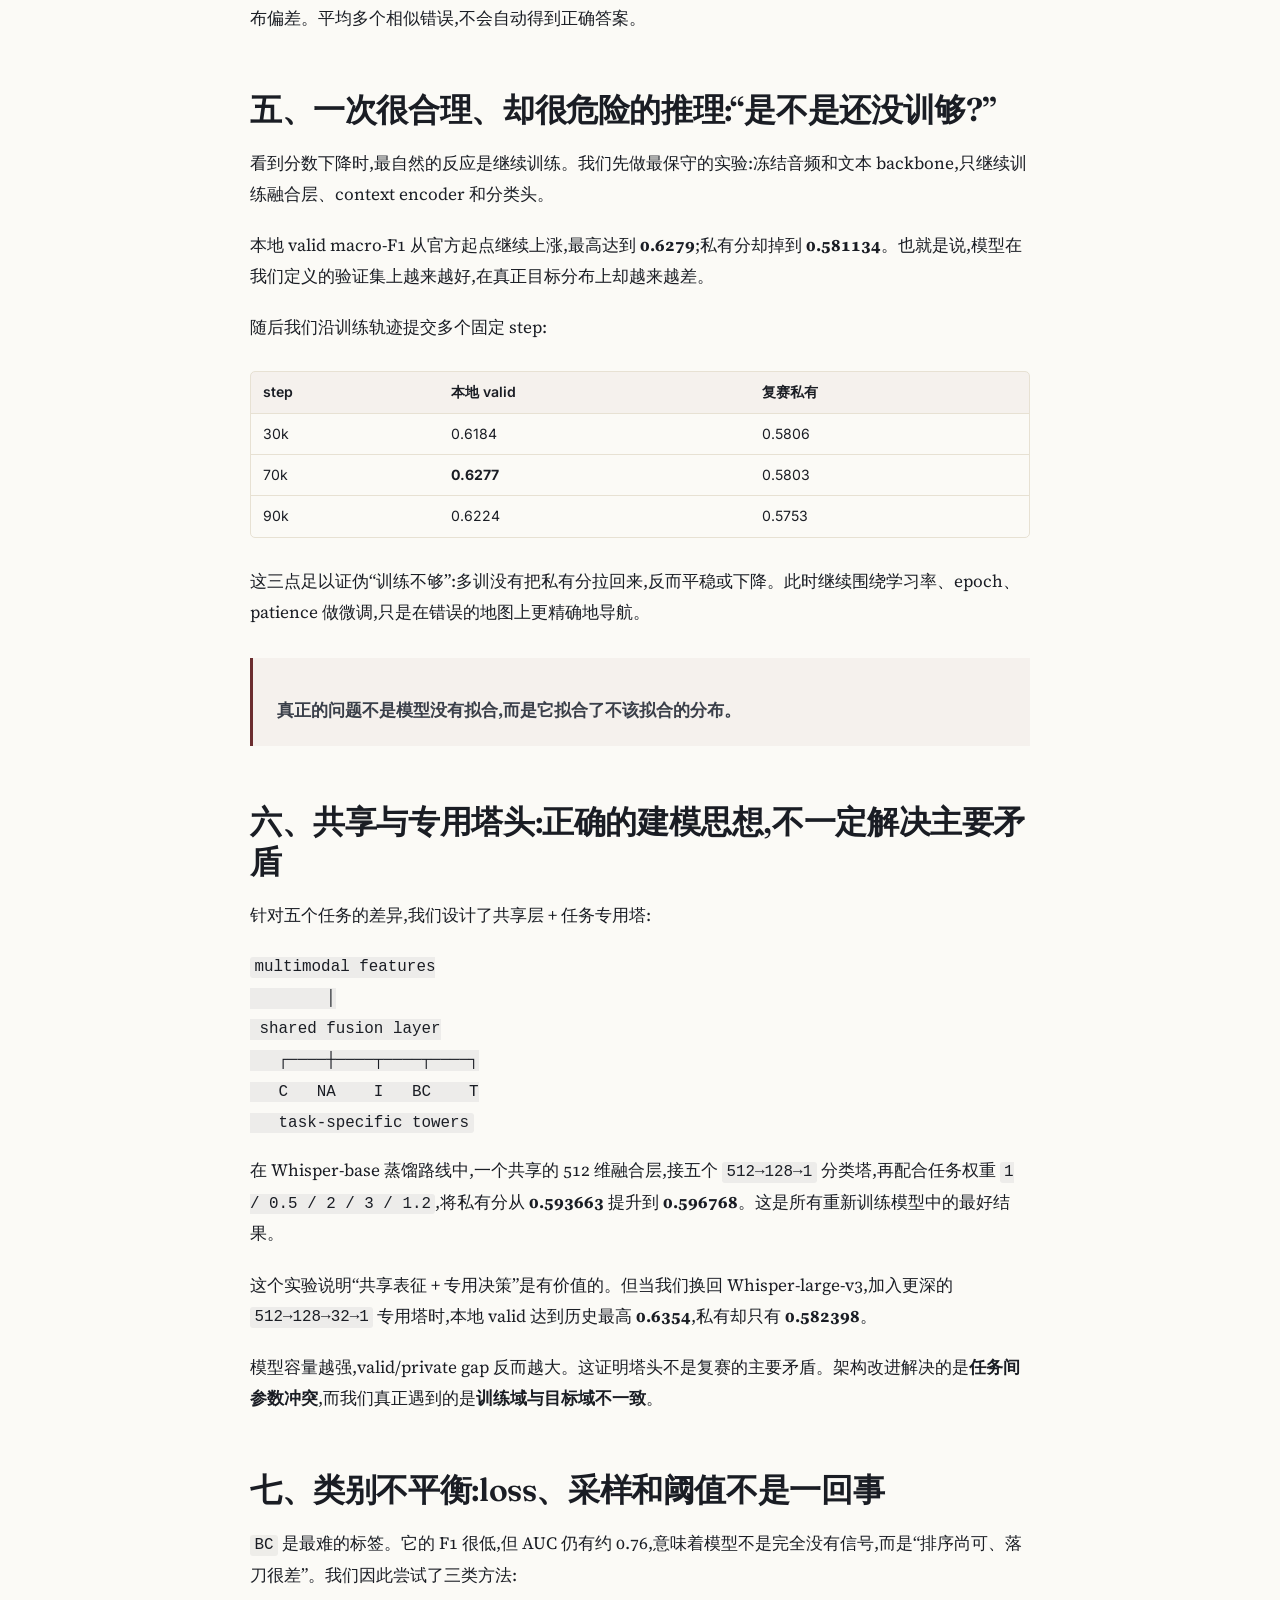
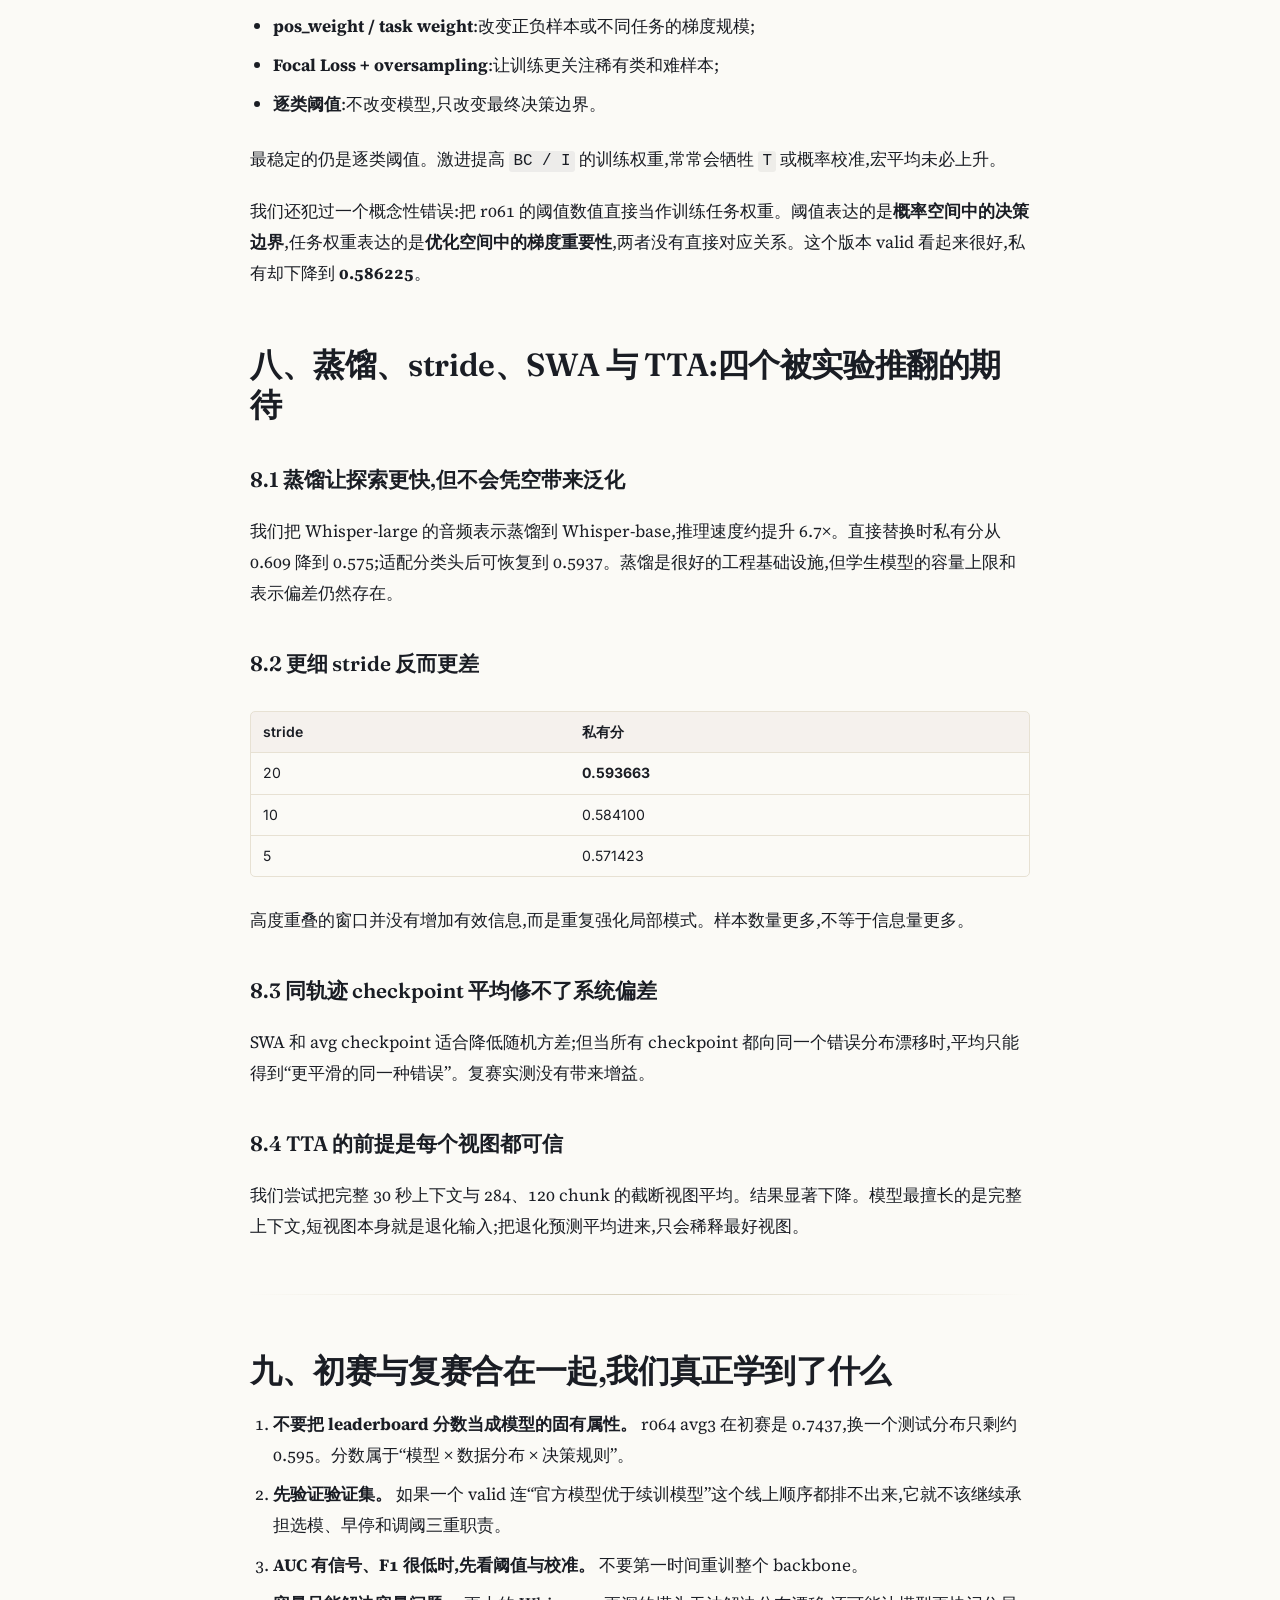
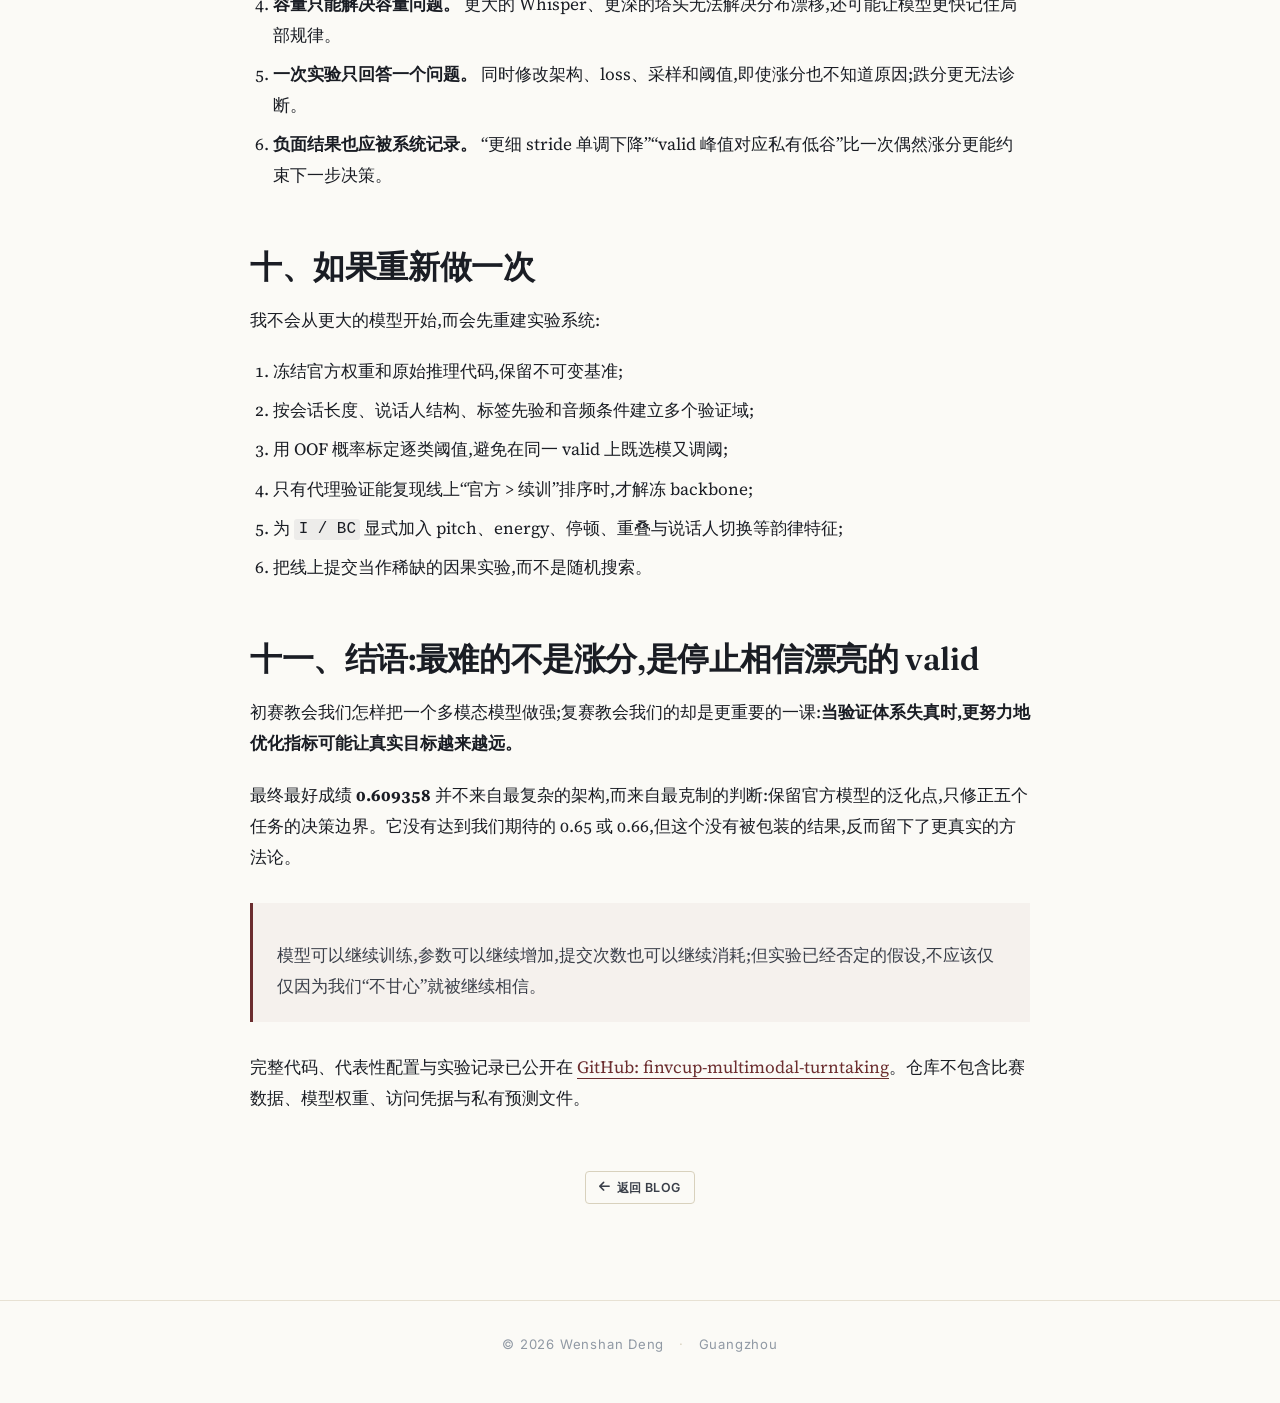
<file: posts/2026-finv-multimodal-turn-taking.html>
<!DOCTYPE html>
<html lang="zh-CN">
<head>
    <meta charset="UTF-8">
    <meta name="viewport" content="width=device-width, initial-scale=1.0">
    <title>从 0.7437 到 0.6094:一次多模态对话轮次预测赛的初复赛复盘 &mdash; Wenshan Deng</title>
    <link rel="preconnect" href="https://fonts.googleapis.com">
    <link rel="preconnect" href="https://fonts.gstatic.com" crossorigin>
    <link href="https://fonts.googleapis.com/css2?family=Fraunces:ital,opsz,wght,SOFT,WONK@0,9..144,400..700,30..100,0..1;1,9..144,400..600,30..100,0..1&amp;family=Source+Serif+4:ital,opsz,wght@0,8..60,400;0,8..60,500;0,8..60,600;0,8..60,700;1,8..60,400;1,8..60,500&amp;family=Inter:wght@400;500;600;700&amp;family=Noto+Serif+SC:wght@500;700&amp;display=swap" rel="stylesheet">
    <link rel="stylesheet" href="https://cdnjs.cloudflare.com/ajax/libs/font-awesome/6.5.1/css/all.min.css">
    <link rel="stylesheet" href="../css/style.css?v=20260519">
    <script src="../js/main.js?v=20260519" defer></script>
</head>
<body>

<nav class="site-nav" aria-label="Primary">
    <div class="nav-wrapper">
        <a href="../index.html" class="nav-brand"><span class="dot" aria-hidden="true"></span>Wenshan Deng</a>
        <div class="nav-links">
            <a href="../index.html">About</a>
            <a href="../publications.html">Projects</a>
            <a href="../blog.html" class="active">Blog</a>
        </div>
    </div>
</nav>

<main>
    <div class="wrap">
        <article class="longform-post">
            <header class="post-header">
                <p class="post-kicker">Competition · Multimodal Learning</p>
                <h1 class="post-title">从 0.7437 到 0.6094:一次多模态对话轮次预测赛的初复赛复盘</h1>
                <div class="post-meta">2026 · findshan · 约 15 分钟</div>
            </header>
            <div class="post-content">
<blockquote>
  <p>赛事 · <strong>第 11 届 FinvCup 金融科技大赛</strong></p>
  <p>任务 · 根据 30 秒通话上下文,预测未来 2 秒内的五类话权事件</p>
</blockquote>
<blockquote><p>初赛里,更强的模型、更长的训练和 checkpoint 集成把分数推到 <strong>0.7437</strong>;进入复赛后,几乎所有看起来合理的继续训练却一起跌进 <strong>0.58</strong> 的盆地。最终最好的 <strong>0.609358</strong>,来自一个极其克制的方案:保留官方模型,只为五个任务分别校准决策阈值。本文不是一份“冠军方案”,而是一份关于<strong>多模态建模、类别不平衡、验证集失真与如何承认实验事实</strong>的完整复盘。</p></blockquote>
<hr>

<h2>一、赛题:模型要判断“下一秒谁会说话”</h2>
<p>每个样本包含三种上下文:</p>
<ul>
  <li><strong>音频</strong>:过去 30 秒的双声道通话;</li>
  <li><strong>文本</strong>:对应的 ASR 转写;</li>
  <li><strong>历史标签</strong>:按 80ms chunk 记录的话权状态序列。</li>
</ul>
<p>模型需要预测未来 2 秒内是否出现 <code>C / NA / I / BC / T</code> 五类事件。它不是普通五分类,而是<strong>多标签预测</strong>:同一个未来窗口可能同时命中多个事件。</p>
<p>更麻烦的是类别极不平衡。<code>NA</code> 大量出现,<code>BC</code> 却极少;不同标签依赖的信息也不一样:<code>T</code> 可能更依赖语义和轮次结束,<code>I / BC</code> 更依赖停顿、重叠、语调和短时节奏。一个共享分类头既要理解文本,又要捕捉细粒度声学线索,天然存在任务冲突。</p>

<h2>二、我们的模型:音频、文本、历史状态一起看</h2>
<p>基础架构由四部分组成:</p>
<ol>
  <li>Whisper 编码音频;</li>
  <li>Qwen 编码 ASR 文本;</li>
  <li>一维卷积编码历史标签序列;</li>
  <li>拼接多模态表示,输出五个 sigmoid 概率。</li>
</ol>
<pre><code>Whisper(audio) ─────┐
Qwen(text) ─────────┼─&gt; multimodal fusion ─&gt; five event probabilities
ContextCNN(labels) ─┤
handcrafted feats ──┘</code></pre>
<p>这套结构的核心不复杂。真正困难的是训练策略:冻结还是解冻?五个任务是否共享参数?稀有类该靠 loss、采样还是阈值解决?这些问题在初赛和复赛给出了完全不同的答案。</p>
<hr>

<h2>三、初赛:建模、微调与集成确实有效</h2>
<p>初赛的迭代逻辑相对“符合直觉”:</p>
<ul>
  <li>逐步训练更充分的单模型;</li>
  <li>解冻 Whisper 后几层,让声学表征适配任务;</li>
  <li>对文本模型加入 LoRA,控制可训练参数量;</li>
  <li>用 SpecAugment 和 dropout 抑制过拟合;</li>
  <li>对多个高质量 checkpoint 做概率平均;</li>
  <li>对五个标签分别搜索阈值。</li>
</ul>
<p>单模型 <code>r061</code> 达到约 <strong>0.7359</strong>,<code>r064</code> 约 <strong>0.7353</strong>;多个 checkpoint 的平均将结果进一步推到 <strong>0.7437</strong>。当时得到的经验很自然:</p>
<ol>
  <li>模型还有容量空间;</li>
  <li>微调音频和文本表征有收益;</li>
  <li>同一路线的 checkpoint 平均能降低方差;</li>
  <li>逐类阈值对极不平衡多标签任务很重要。</li>
</ol>
<p>如果故事停在这里,结论会非常普通:“大模型 + LoRA + 数据增强 + ensemble”。但复赛换了一套私有测试分布,此前所有成功经验都必须重新接受检验。</p>

<h2>四、复赛第一课:初赛最强模型并不再强</h2>
<p>复赛的第一个锚点是官方冻结模型。统一阈值 <code>0.5</code> 时,它得到 <strong>0.593773</strong>。我们把初赛 <code>r061</code> 标定出的逐类阈值迁移到官方模型:</p>
<pre><code>C  = 0.01000
NA = 0.26756
I  = 0.64308
BC = 0.69993
T  = 0.68170</code></pre>
<p>没有重新训练,只改变概率到标签的决策边界,分数上升到 <strong>0.609358</strong>,绝对提升 <strong>+0.015585</strong>。这最终成为复赛最高分。</p>
<p>与此同时,初赛的强模型来到复赛私有集后全部落后:</p>
<div class="table-wrap"><table><thead><tr><th>模型</th><th>初赛表现</th><th>复赛私有</th></tr></thead><tbody>
<tr><td>r061 单模</td><td>0.7359</td><td>0.5957</td></tr>
<tr><td>r064 单模</td><td>0.7353</td><td>0.5942</td></tr>
<tr><td>r064 avg3</td><td><strong>0.7437</strong></td><td>0.5954</td></tr>
<tr><td>官方模型 + r061 阈值</td><td>—</td><td><strong>0.609358</strong></td></tr>
</tbody></table></div>
<p><strong>初赛上最强的 ensemble,在复赛上几乎没有增益。</strong> 这说明模型们共享的不是随机误差,而是同一种训练分布偏差。平均多个相似错误,不会自动得到正确答案。</p>

<h2>五、一次很合理、却很危险的推理:“是不是还没训够?”</h2>
<p>看到分数下降时,最自然的反应是继续训练。我们先做最保守的实验:冻结音频和文本 backbone,只继续训练融合层、context encoder 和分类头。</p>
<p>本地 valid macro-F1 从官方起点继续上涨,最高达到 <strong>0.6279</strong>;私有分却掉到 <strong>0.581134</strong>。也就是说,模型在我们定义的验证集上越来越好,在真正目标分布上却越来越差。</p>
<p>随后我们沿训练轨迹提交多个固定 step:</p>
<div class="table-wrap"><table><thead><tr><th>step</th><th>本地 valid</th><th>复赛私有</th></tr></thead><tbody>
<tr><td>30k</td><td>0.6184</td><td>0.5806</td></tr>
<tr><td>70k</td><td><strong>0.6277</strong></td><td>0.5803</td></tr>
<tr><td>90k</td><td>0.6224</td><td>0.5753</td></tr>
</tbody></table></div>
<p>这三点足以证伪“训练不够”:多训没有把私有分拉回来,反而平稳或下降。此时继续围绕学习率、epoch、patience 做微调,只是在错误的地图上更精确地导航。</p>
<blockquote><p><strong>真正的问题不是模型没有拟合,而是它拟合了不该拟合的分布。</strong></p></blockquote>

<h2>六、共享与专用塔头:正确的建模思想,不一定解决主要矛盾</h2>
<p>针对五个任务的差异,我们设计了共享层 + 任务专用塔:</p>
<pre><code>multimodal features
        │
 shared fusion layer
   ┌────┼────┬────┬────┐
   C   NA    I   BC    T
   task-specific towers</code></pre>
<p>在 Whisper-base 蒸馏路线中,一个共享的 512 维融合层,接五个 <code>512→128→1</code> 分类塔,再配合任务权重 <code>1 / 0.5 / 2 / 3 / 1.2</code>,将私有分从 <strong>0.593663</strong> 提升到 <strong>0.596768</strong>。这是所有重新训练模型中的最好结果。</p>
<p>这个实验说明“共享表征 + 专用决策”是有价值的。但当我们换回 Whisper-large-v3,加入更深的 <code>512→128→32→1</code> 专用塔时,本地 valid 达到历史最高 <strong>0.6354</strong>,私有却只有 <strong>0.582398</strong>。</p>
<p>模型容量越强,valid/private gap 反而越大。这证明塔头不是复赛的主要矛盾。架构改进解决的是<strong>任务间参数冲突</strong>,而我们真正遇到的是<strong>训练域与目标域不一致</strong>。</p>

<h2>七、类别不平衡:loss、采样和阈值不是一回事</h2>
<p><code>BC</code> 是最难的标签。它的 F1 很低,但 AUC 仍有约 0.76,意味着模型不是完全没有信号,而是“排序尚可、落刀很差”。我们因此尝试了三类方法:</p>
<ul>
  <li><strong>pos_weight / task weight</strong>:改变正负样本或不同任务的梯度规模;</li>
  <li><strong>Focal Loss + oversampling</strong>:让训练更关注稀有类和难样本;</li>
  <li><strong>逐类阈值</strong>:不改变模型,只改变最终决策边界。</li>
</ul>
<p>最稳定的仍是逐类阈值。激进提高 <code>BC / I</code> 的训练权重,常常会牺牲 <code>T</code> 或概率校准,宏平均未必上升。</p>
<p>我们还犯过一个概念性错误:把 r061 的阈值数值直接当作训练任务权重。阈值表达的是<strong>概率空间中的决策边界</strong>,任务权重表达的是<strong>优化空间中的梯度重要性</strong>,两者没有直接对应关系。这个版本 valid 看起来很好,私有却下降到 <strong>0.586225</strong>。</p>

<h2>八、蒸馏、stride、SWA 与 TTA:四个被实验推翻的期待</h2>
<h3>8.1 蒸馏让探索更快,但不会凭空带来泛化</h3>
<p>我们把 Whisper-large 的音频表示蒸馏到 Whisper-base,推理速度约提升 6.7×。直接替换时私有分从 0.609 降到 0.575;适配分类头后可恢复到 0.5937。蒸馏是很好的工程基础设施,但学生模型的容量上限和表示偏差仍然存在。</p>

<h3>8.2 更细 stride 反而更差</h3>
<div class="table-wrap"><table><thead><tr><th>stride</th><th>私有分</th></tr></thead><tbody>
<tr><td>20</td><td><strong>0.593663</strong></td></tr>
<tr><td>10</td><td>0.584100</td></tr>
<tr><td>5</td><td>0.571423</td></tr>
</tbody></table></div>
<p>高度重叠的窗口并没有增加有效信息,而是重复强化局部模式。样本数量更多,不等于信息量更多。</p>

<h3>8.3 同轨迹 checkpoint 平均修不了系统偏差</h3>
<p>SWA 和 avg checkpoint 适合降低随机方差;但当所有 checkpoint 都向同一个错误分布漂移时,平均只能得到“更平滑的同一种错误”。复赛实测没有带来增益。</p>

<h3>8.4 TTA 的前提是每个视图都可信</h3>
<p>我们尝试把完整 30 秒上下文与 284、120 chunk 的截断视图平均。结果显著下降。模型最擅长的是完整上下文,短视图本身就是退化输入;把退化预测平均进来,只会稀释最好视图。</p>
<hr>

<h2>九、初赛与复赛合在一起,我们真正学到了什么</h2>
<ol>
  <li><strong>不要把 leaderboard 分数当成模型的固有属性。</strong> r064 avg3 在初赛是 0.7437,换一个测试分布只剩约 0.595。分数属于“模型 × 数据分布 × 决策规则”。</li>
  <li><strong>先验证验证集。</strong> 如果一个 valid 连“官方模型优于续训模型”这个线上顺序都排不出来,它就不该继续承担选模、早停和调阈三重职责。</li>
  <li><strong>AUC 有信号、F1 很低时,先看阈值与校准。</strong> 不要第一时间重训整个 backbone。</li>
  <li><strong>容量只能解决容量问题。</strong> 更大的 Whisper、更深的塔头无法解决分布漂移,还可能让模型更快记住局部规律。</li>
  <li><strong>一次实验只回答一个问题。</strong> 同时修改架构、loss、采样和阈值,即使涨分也不知道原因;跌分更无法诊断。</li>
  <li><strong>负面结果也应被系统记录。</strong> “更细 stride 单调下降”“valid 峰值对应私有低谷”比一次偶然涨分更能约束下一步决策。</li>
</ol>

<h2>十、如果重新做一次</h2>
<p>我不会从更大的模型开始,而会先重建实验系统:</p>
<ol>
  <li>冻结官方权重和原始推理代码,保留不可变基准;</li>
  <li>按会话长度、说话人结构、标签先验和音频条件建立多个验证域;</li>
  <li>用 OOF 概率标定逐类阈值,避免在同一 valid 上既选模又调阈;</li>
  <li>只有代理验证能复现线上“官方 &gt; 续训”排序时,才解冻 backbone;</li>
  <li>为 <code>I / BC</code> 显式加入 pitch、energy、停顿、重叠与说话人切换等韵律特征;</li>
  <li>把线上提交当作稀缺的因果实验,而不是随机搜索。</li>
</ol>

<h2>十一、结语:最难的不是涨分,是停止相信漂亮的 valid</h2>
<p>初赛教会我们怎样把一个多模态模型做强;复赛教会我们的却是更重要的一课:<strong>当验证体系失真时,更努力地优化指标可能让真实目标越来越远。</strong></p>
<p>最终最好成绩 <strong>0.609358</strong> 并不来自最复杂的架构,而来自最克制的判断:保留官方模型的泛化点,只修正五个任务的决策边界。它没有达到我们期待的 0.65 或 0.66,但这个没有被包装的结果,反而留下了更真实的方法论。</p>
<blockquote><p>模型可以继续训练,参数可以继续增加,提交次数也可以继续消耗;但实验已经否定的假设,不应该仅仅因为我们“不甘心”就被继续相信。</p></blockquote>
<p>完整代码、代表性配置与实验记录已公开在 <a href="https://github.com/findshan/finvcup-multimodal-turntaking" target="_blank" rel="noopener noreferrer">GitHub: finvcup-multimodal-turntaking</a>。仓库不包含比赛数据、模型权重、访问凭据与私有预测文件。</p>
            </div>
            <div class="post-footer-actions">
                <a href="../blog.html" class="btn"><i class="fas fa-arrow-left"></i> 返回 Blog</a>
            </div>
        </article>
    </div>
</main>

<footer class="site-footer">
    <span>&copy; <span data-year>2026</span> Wenshan Deng</span>
    <span class="sep">·</span>
    <span>Guangzhou</span>
</footer>

</body>
</html>
</file>
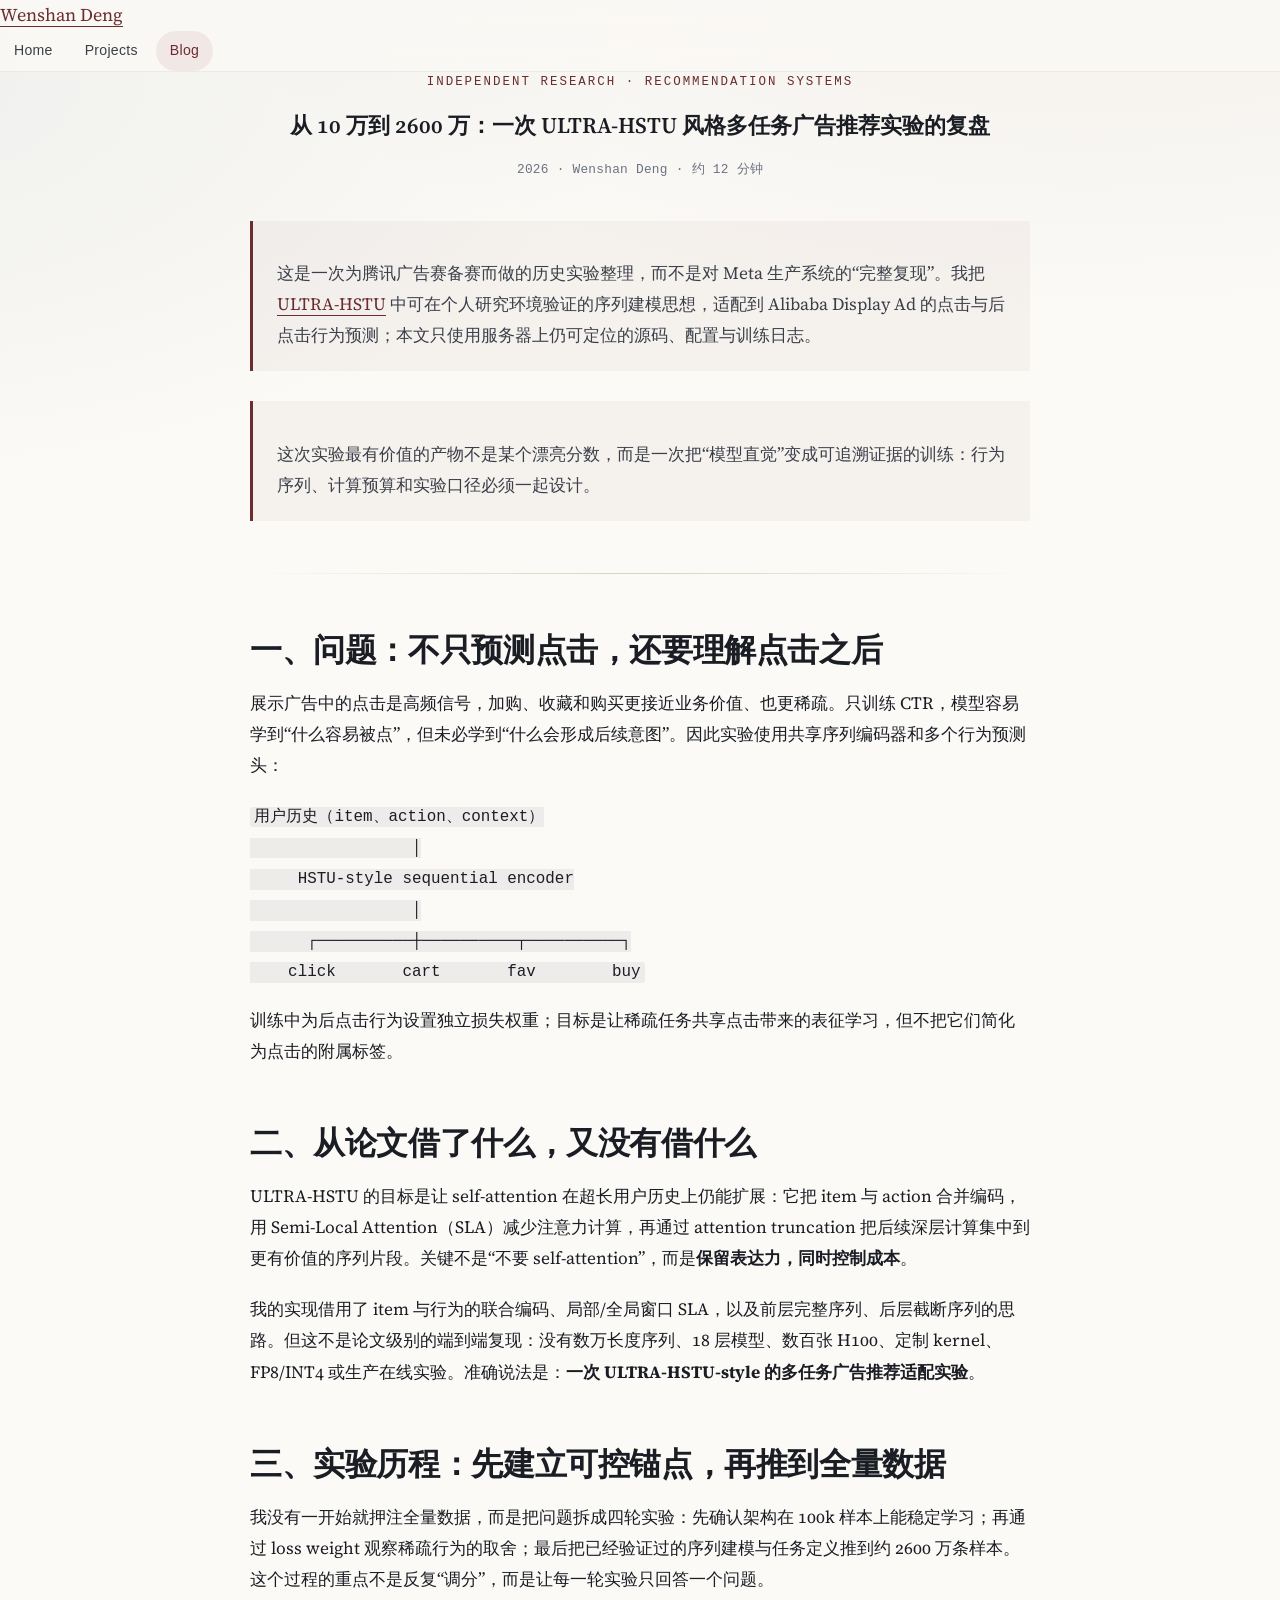
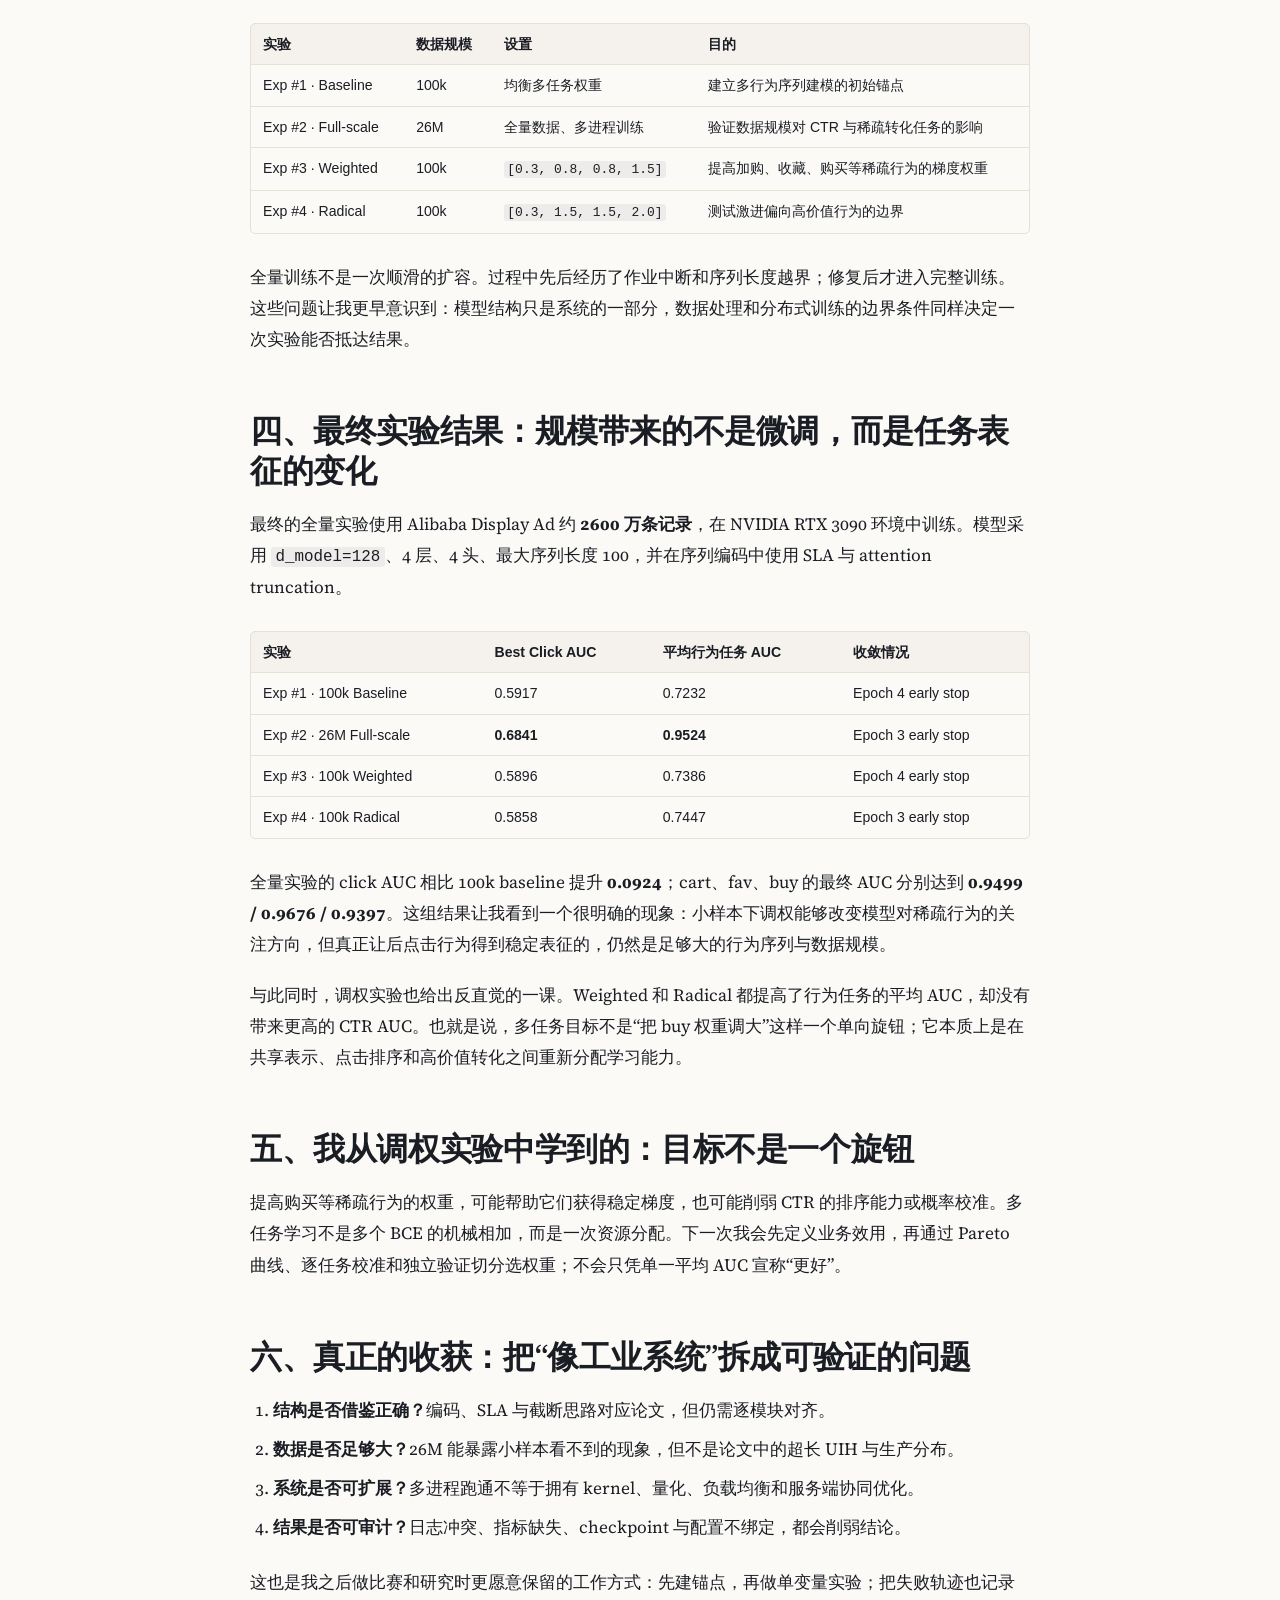
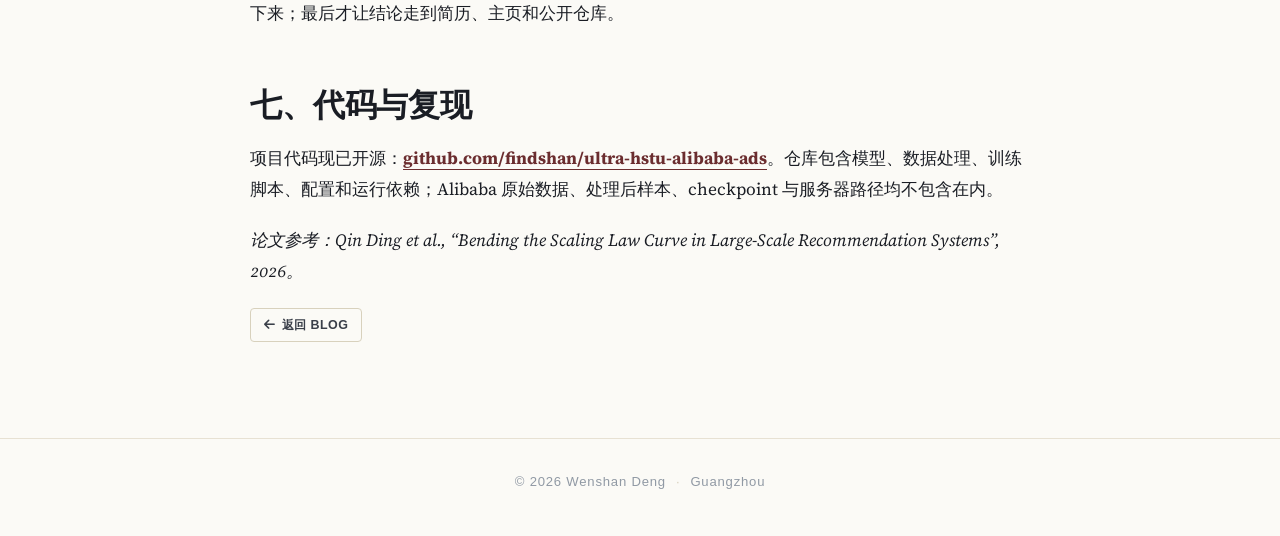
<file: posts/2026-ultra-hstu-alibaba-ads.html>
<!DOCTYPE html>
<html lang="zh-CN">
<head>
    <meta charset="UTF-8">
    <meta name="viewport" content="width=device-width, initial-scale=1.0">
    <title>从 10 万到 2600 万：一次 ULTRA-HSTU 风格多任务广告推荐实验的复盘 · Wenshan Deng</title>
    <link rel="stylesheet" href="../css/style.css">
    <link rel="preconnect" href="https://fonts.googleapis.com">
    <link rel="preconnect" href="https://fonts.gstatic.com" crossorigin>
    <link href="https://fonts.googleapis.com/css2?family=DM+Mono:wght@400;500&family=DM+Sans:wght@400;500;600;700&family=Noto+Sans+SC:wght@400;500;600;700&family=Source+Serif+4:opsz,wght@8..60,400;8..60,500;8..60,600;8..60,700&display=swap" rel="stylesheet">
    <link rel="stylesheet" href="https://cdnjs.cloudflare.com/ajax/libs/font-awesome/6.5.1/css/all.min.css">
</head>
<body>
<nav class="site-nav"><div class="nav-inner"><a href="../index.html" class="brand">Wenshan Deng</a><div class="nav-links"><a href="../index.html">Home</a><a href="../publications.html">Projects</a><a href="../blog.html" class="active">Blog</a></div></div></nav>
<main><div class="wrap"><article class="longform-post">
<header class="post-header"><p class="post-kicker">Independent Research · Recommendation Systems</p><h1 class="post-title">从 10 万到 2600 万：一次 ULTRA-HSTU 风格多任务广告推荐实验的复盘</h1><div class="post-meta">2026 · Wenshan Deng · 约 12 分钟</div></header>
<div class="post-content">
<blockquote><p>这是一次为腾讯广告赛备赛而做的历史实验整理，而不是对 Meta 生产系统的“完整复现”。我把 <a href="https://arxiv.org/abs/2602.16986" target="_blank" rel="noopener">ULTRA-HSTU</a> 中可在个人研究环境验证的序列建模思想，适配到 Alibaba Display Ad 的点击与后点击行为预测；本文只使用服务器上仍可定位的源码、配置与训练日志。</p></blockquote>
<blockquote><p>这次实验最有价值的产物不是某个漂亮分数，而是一次把“模型直觉”变成可追溯证据的训练：行为序列、计算预算和实验口径必须一起设计。</p></blockquote><hr>
<h2>一、问题：不只预测点击，还要理解点击之后</h2>
<p>展示广告中的点击是高频信号，加购、收藏和购买更接近业务价值、也更稀疏。只训练 CTR，模型容易学到“什么容易被点”，但未必学到“什么会形成后续意图”。因此实验使用共享序列编码器和多个行为预测头：</p>
<pre><code>用户历史（item、action、context）
                 │
     HSTU-style sequential encoder
                 │
      ┌──────────┼──────────┬──────────┐
    click       cart       fav        buy</code></pre>
<p>训练中为后点击行为设置独立损失权重；目标是让稀疏任务共享点击带来的表征学习，但不把它们简化为点击的附属标签。</p>
<h2>二、从论文借了什么，又没有借什么</h2>
<p>ULTRA-HSTU 的目标是让 self-attention 在超长用户历史上仍能扩展：它把 item 与 action 合并编码，用 Semi-Local Attention（SLA）减少注意力计算，再通过 attention truncation 把后续深层计算集中到更有价值的序列片段。关键不是“不要 self-attention”，而是<strong>保留表达力，同时控制成本</strong>。</p>
<p>我的实现借用了 item 与行为的联合编码、局部/全局窗口 SLA，以及前层完整序列、后层截断序列的思路。但这不是论文级别的端到端复现：没有数万长度序列、18 层模型、数百张 H100、定制 kernel、FP8/INT4 或生产在线实验。准确说法是：<strong>一次 ULTRA-HSTU-style 的多任务广告推荐适配实验</strong>。</p>
<h2>三、实验历程：先建立可控锚点，再推到全量数据</h2>
<p>我没有一开始就押注全量数据，而是把问题拆成四轮实验：先确认架构在 100k 样本上能稳定学习；再通过 loss weight 观察稀疏行为的取舍；最后把已经验证过的序列建模与任务定义推到约 2600 万条样本。这个过程的重点不是反复“调分”，而是让每一轮实验只回答一个问题。</p>
<div class="table-wrap"><table><thead><tr><th>实验</th><th>数据规模</th><th>设置</th><th>目的</th></tr></thead><tbody><tr><td>Exp #1 · Baseline</td><td>100k</td><td>均衡多任务权重</td><td>建立多行为序列建模的初始锚点</td></tr><tr><td>Exp #2 · Full-scale</td><td>26M</td><td>全量数据、多进程训练</td><td>验证数据规模对 CTR 与稀疏转化任务的影响</td></tr><tr><td>Exp #3 · Weighted</td><td>100k</td><td><code>[0.3, 0.8, 0.8, 1.5]</code></td><td>提高加购、收藏、购买等稀疏行为的梯度权重</td></tr><tr><td>Exp #4 · Radical</td><td>100k</td><td><code>[0.3, 1.5, 1.5, 2.0]</code></td><td>测试激进偏向高价值行为的边界</td></tr></tbody></table></div>
<p>全量训练不是一次顺滑的扩容。过程中先后经历了作业中断和序列长度越界；修复后才进入完整训练。这些问题让我更早意识到：模型结构只是系统的一部分，数据处理和分布式训练的边界条件同样决定一次实验能否抵达结果。</p>
<h2>四、最终实验结果：规模带来的不是微调，而是任务表征的变化</h2>
<p>最终的全量实验使用 Alibaba Display Ad 约 <strong>2600 万条记录</strong>，在 NVIDIA RTX 3090 环境中训练。模型采用 <code>d_model=128</code>、4 层、4 头、最大序列长度 100，并在序列编码中使用 SLA 与 attention truncation。</p>
<div class="table-wrap"><table><thead><tr><th>实验</th><th>Best Click AUC</th><th>平均行为任务 AUC</th><th>收敛情况</th></tr></thead><tbody><tr><td>Exp #1 · 100k Baseline</td><td>0.5917</td><td>0.7232</td><td>Epoch 4 early stop</td></tr><tr><td>Exp #2 · 26M Full-scale</td><td><strong>0.6841</strong></td><td><strong>0.9524</strong></td><td>Epoch 3 early stop</td></tr><tr><td>Exp #3 · 100k Weighted</td><td>0.5896</td><td>0.7386</td><td>Epoch 4 early stop</td></tr><tr><td>Exp #4 · 100k Radical</td><td>0.5858</td><td>0.7447</td><td>Epoch 3 early stop</td></tr></tbody></table></div>
<p>全量实验的 click AUC 相比 100k baseline 提升 <strong>0.0924</strong>；cart、fav、buy 的最终 AUC 分别达到 <strong>0.9499 / 0.9676 / 0.9397</strong>。这组结果让我看到一个很明确的现象：小样本下调权能够改变模型对稀疏行为的关注方向，但真正让后点击行为得到稳定表征的，仍然是足够大的行为序列与数据规模。</p>
<p>与此同时，调权实验也给出反直觉的一课。Weighted 和 Radical 都提高了行为任务的平均 AUC，却没有带来更高的 CTR AUC。也就是说，多任务目标不是“把 buy 权重调大”这样一个单向旋钮；它本质上是在共享表示、点击排序和高价值转化之间重新分配学习能力。</p>
<h2>五、我从调权实验中学到的：目标不是一个旋钮</h2>
<p>提高购买等稀疏行为的权重，可能帮助它们获得稳定梯度，也可能削弱 CTR 的排序能力或概率校准。多任务学习不是多个 BCE 的机械相加，而是一次资源分配。下一次我会先定义业务效用，再通过 Pareto 曲线、逐任务校准和独立验证切分选权重；不会只凭单一平均 AUC 宣称“更好”。</p>
<h2>六、真正的收获：把“像工业系统”拆成可验证的问题</h2>
<ol><li><strong>结构是否借鉴正确？</strong>编码、SLA 与截断思路对应论文，但仍需逐模块对齐。</li><li><strong>数据是否足够大？</strong>26M 能暴露小样本看不到的现象，但不是论文中的超长 UIH 与生产分布。</li><li><strong>系统是否可扩展？</strong>多进程跑通不等于拥有 kernel、量化、负载均衡和服务端协同优化。</li><li><strong>结果是否可审计？</strong>日志冲突、指标缺失、checkpoint 与配置不绑定，都会削弱结论。</li></ol>
<p>这也是我之后做比赛和研究时更愿意保留的工作方式：先建锚点，再做单变量实验；把失败轨迹也记录下来；最后才让结论走到简历、主页和公开仓库。</p>
<h2>七、代码与复现</h2>
<p>项目代码现已开源：<a href="https://github.com/findshan/ultra-hstu-alibaba-ads" target="_blank" rel="noopener"><strong>github.com/findshan/ultra-hstu-alibaba-ads</strong></a>。仓库包含模型、数据处理、训练脚本、配置和运行依赖；Alibaba 原始数据、处理后样本、checkpoint 与服务器路径均不包含在内。</p>
<p><em>论文参考：Qin Ding et al., “Bending the Scaling Law Curve in Large-Scale Recommendation Systems”, 2026。</em></p>
<p><a href="../blog.html" class="btn"><i class="fas fa-arrow-left"></i> 返回 Blog</a></p>
</div></article></div></main>
<footer class="site-footer"><span>&copy; <span data-year>2026</span> Wenshan Deng</span><span class="sep">·</span><span>Guangzhou</span></footer>
</body></html>
</file>
<file: css/style.css>
/* =============================================================
   Hongcan Guo — Academic homepage
   Layout: wide, airy, no container box. Paper-feel background.
   Motion: scroll-reveal, stagger, pulse, link sweep — tasteful.
   ============================================================= */

/* -------------------------------------------------------------
   Tokens
   ------------------------------------------------------------- */
:root {
    /* Warm paper-like palette */
    --paper:        #fbfaf6;
    --paper-tint:   #f4f0e6;
    --ink:          #1a1d24;
    --ink-soft:     #3a3f49;
    --muted:        #6b7280;
    --muted-2:      #9099a4;
    --rule:         #e7e1d3;
    --rule-strong:  #d8d1bd;

    /* Accents */
    --accent:       #6b2d2f;   /* oxford burgundy */
    --accent-dark:  #4c1f21;
    --accent-soft:  #f1e8e6;
    --ink-blue:     #14274e;
    --highlight:    #b23a48;

    /* Conference badges */
    --badge-iccv:    #9a3a48;
    --badge-neurips: #5a3a8c;
    --badge-aaai:    #1f3d73;
    --badge-cvpr:    #2c7a7b;
    --badge-jsac:    #2d3748;
    --badge-default: #6b7280;

    /* Fonts */
    --font-display: 'Fraunces', 'Source Serif 4', 'Iowan Old Style',
                    'Palatino Linotype', Georgia, serif;
    --font-serif:   'Source Serif 4', 'Charter', 'Iowan Old Style',
                    'Palatino Linotype', Georgia, 'Times New Roman', serif;
    --font-sans:    'Inter', -apple-system, BlinkMacSystemFont, 'Segoe UI',
                    Roboto, 'Helvetica Neue', Arial, sans-serif;
    --font-mono:    ui-monospace, SFMono-Regular, 'SF Mono', Menlo,
                    Consolas, 'Liberation Mono', monospace;
    --font-cjk:     'Noto Serif SC', 'Songti SC', 'STSong',
                    'PingFang SC', 'Microsoft YaHei', serif;

    /* Layout — wider & airier */
    --measure:      980px;
    --measure-wide: 1240px;
    --gutter:       40px;

    /* Motion */
    --ease-out:     cubic-bezier(0.22, 1, 0.36, 1);
    --ease-in-out:  cubic-bezier(0.65, 0, 0.35, 1);
}

/* -------------------------------------------------------------
   Base
   ------------------------------------------------------------- */
*, *::before, *::after { box-sizing: border-box; }

html {
    -webkit-text-size-adjust: 100%;
    scroll-behavior: smooth;
}

body {
    font-family: var(--font-serif);
    font-size: 18px;
    line-height: 1.7;
    color: var(--ink);
    margin: 0;
    padding: 0;
    background-color: var(--paper);
    background-image:
        radial-gradient(1400px 700px at 85% -160px, rgba(107, 45, 47, 0.06), transparent 70%),
        radial-gradient(1100px 600px at -10% 8%, rgba(20, 39, 78, 0.05), transparent 70%);
    background-attachment: fixed;
    -webkit-font-smoothing: antialiased;
    -moz-osx-font-smoothing: grayscale;
    font-feature-settings: "kern" 1, "liga" 1, "calt" 1, "onum" 1;
    text-rendering: optimizeLegibility;
}

::selection { background-color: var(--accent); color: #fff; }

a {
    color: var(--accent);
    text-decoration: none;
    position: relative;
    background-image: linear-gradient(currentColor, currentColor);
    background-size: 100% 1px;
    background-position: 0 100%;
    background-repeat: no-repeat;
    transition: color .2s ease, background-size .3s var(--ease-out);
}
a:hover {
    color: var(--accent-dark);
    background-size: 100% 2px;
}

img { max-width: 100%; height: auto; display: block; }

/* -------------------------------------------------------------
   Scroll progress bar
   ------------------------------------------------------------- */
.scroll-progress {
    position: fixed;
    top: 0;
    left: 0;
    height: 2px;
    width: 0;
    background: linear-gradient(90deg, var(--accent), var(--ink-blue));
    z-index: 100;
    transition: width .08s linear;
    pointer-events: none;
}

/* -------------------------------------------------------------
   Layout primitives
   ------------------------------------------------------------- */
.wrap {
    max-width: var(--measure);
    margin: 0 auto;
    padding: 0 var(--gutter);
}
.wrap-wide {
    max-width: var(--measure-wide);
    margin: 0 auto;
    padding: 0 var(--gutter);
}

main { display: block; }

section {
    padding-top: 64px;
    padding-bottom: 8px;
    scroll-margin-top: 96px;
}

/* Decorative section separator — book-style asterism, minimal */
.section-sep {
    display: block;
    width: 100%;
    border: 0;
    height: 20px;
    margin: 32px 0 0;
    text-align: center;
    position: relative;
}
.section-sep::after {
    content: "* * *";
    color: var(--muted-2);
    font-family: var(--font-serif);
    font-size: 13px;
    line-height: 20px;
    letter-spacing: 0.6em;
    opacity: 0.5;
    transition: color .3s ease, opacity .3s ease;
}
.section-sep:hover::after { color: var(--accent); opacity: 1; }

/* -------------------------------------------------------------
   Sticky glass navigation
   ------------------------------------------------------------- */
.site-nav {
    position: sticky;
    top: 0;
    z-index: 50;
    background-color: rgba(251, 250, 246, 0.72);
    -webkit-backdrop-filter: saturate(1.4) blur(14px);
    backdrop-filter: saturate(1.4) blur(14px);
    border-bottom: 1px solid rgba(26, 29, 36, 0.06);
    transition: background-color .3s ease, border-color .3s ease;
}
.site-nav.is-scrolled {
    background-color: rgba(251, 250, 246, 0.92);
    border-bottom-color: rgba(26, 29, 36, 0.1);
}

.nav-wrapper {
    max-width: var(--measure-wide);
    margin: 0 auto;
    padding: 14px var(--gutter);
    display: flex;
    justify-content: space-between;
    align-items: center;
    gap: 24px;
}
.nav-brand {
    font-family: var(--font-display);
    font-weight: 600;
    font-size: 1.05rem;
    letter-spacing: 0.01em;
    color: var(--ink);
    background-image: none;
    display: inline-flex;
    align-items: center;
    gap: 12px;
}
.nav-brand:hover { color: var(--accent); background-image: none; }

/* Pulsing status dot */
.nav-brand .dot {
    position: relative;
    width: 8px;
    height: 8px;
    border-radius: 50%;
    background-color: var(--accent);
    flex-shrink: 0;
}
.nav-brand .dot::before {
    content: "";
    position: absolute;
    inset: 0;
    border-radius: 50%;
    background-color: var(--accent);
    opacity: 0.55;
    animation: pulse-ring 2.4s var(--ease-out) infinite;
}
@keyframes pulse-ring {
    0%   { transform: scale(1);   opacity: 0.55; }
    70%  { transform: scale(2.8); opacity: 0;    }
    100% { transform: scale(2.8); opacity: 0;    }
}

.nav-links { display: flex; gap: 4px; align-items: center; }
.nav-links a {
    font-family: var(--font-sans);
    font-size: 0.88rem;
    font-weight: 500;
    letter-spacing: 0.02em;
    color: var(--ink-soft);
    padding: 8px 14px;
    border-radius: 999px;
    background-image: none;
    transition: background-color .2s ease, color .2s ease, transform .2s ease;
}
.nav-links a:hover {
    color: var(--ink);
    background-color: rgba(26, 29, 36, 0.06);
    background-image: none;
    transform: translateY(-1px);
}
.nav-links a.active {
    color: var(--accent);
    background-color: var(--accent-soft);
}

/* -------------------------------------------------------------
   Hero — wider, more breathing room
   ------------------------------------------------------------- */
.hero {
    display: grid;
    grid-template-columns: minmax(0, 1fr) 280px;
    gap: 88px;
    align-items: start;
    padding-top: 80px;
    padding-bottom: 24px;
}

.hero-eyebrow {
    font-family: var(--font-sans);
    font-size: 0.78rem;
    font-weight: 600;
    letter-spacing: 0.22em;
    text-transform: uppercase;
    color: var(--muted);
    margin-bottom: 20px;
    display: flex;
    align-items: center;
    gap: 14px;
}
.hero-eyebrow::before {
    content: "";
    width: 32px; height: 1px;
    background-color: var(--muted-2);
    display: inline-block;
    animation: line-grow 0.9s var(--ease-out) 0.2s backwards;
    transform-origin: left center;
}
@keyframes line-grow {
    from { transform: scaleX(0); }
    to   { transform: scaleX(1); }
}

.name-title {
    font-family: var(--font-display);
    font-size: clamp(2.6rem, 5.5vw, 3.9rem);
    font-weight: 600;
    line-height: 1.04;
    letter-spacing: -0.02em;
    color: var(--ink);
    margin: 0 0 8px;
    font-variation-settings: "SOFT" 30, "WONK" 0;
}
.chinese-name {
    display: inline-block;
    font-family: var(--font-cjk);
    font-size: 0.42em;
    font-weight: 500;
    letter-spacing: 0.04em;
    color: var(--muted);
    margin-left: 16px;
    vertical-align: 0.32em;
    animation: fade-in 1s var(--ease-out) 0.4s backwards;
}
@keyframes fade-in { from { opacity: 0; } to { opacity: 1; } }

.affiliation {
    font-family: var(--font-sans);
    font-size: 0.96rem;
    color: var(--ink-soft);
    margin: 6px 0 30px;
    line-height: 1.6;
}
.affiliation .sep {
    color: var(--muted-2);
    margin: 0 10px;
}

.motto {
    font-family: var(--font-serif);
    font-style: italic;
    font-size: 1.05rem;
    color: var(--muted);
    padding-left: 18px;
    border-left: 2px solid var(--accent);
    margin: 0 0 32px;
    line-height: 1.55;
    position: relative;
}
.motto cite {
    display: block;
    font-style: normal;
    font-family: var(--font-sans);
    font-size: 0.75rem;
    letter-spacing: 0.1em;
    text-transform: uppercase;
    color: var(--muted-2);
    margin-top: 6px;
}

.bio p {
    color: var(--ink-soft);
    font-size: 1.08rem;
    line-height: 1.72;
    margin: 0 0 18px;
    hyphens: auto;
}
.bio strong { color: var(--ink); font-weight: 600; }

/* Drop cap */
.bio p.lede::first-letter {
    font-family: var(--font-display);
    font-weight: 600;
    float: left;
    font-size: 3.4em;
    line-height: 0.95;
    padding: 6px 12px 0 0;
    color: var(--accent);
}

/* Research interests — inline list */
.interests {
    font-family: var(--font-sans);
    font-size: 0.9rem;
    color: var(--muted);
    margin-top: 22px;
    line-height: 1.75;
}
.interests .label {
    font-weight: 600;
    letter-spacing: 0.1em;
    text-transform: uppercase;
    color: var(--ink-soft);
    margin-right: 12px;
    font-size: 0.78rem;
}
.interests .item {
    display: inline-block;
    color: var(--ink-soft);
    position: relative;
    transition: color .2s ease, transform .2s ease;
}
.interests .item:hover {
    color: var(--accent);
    transform: translateY(-1px);
}
.interests .item + .item::before {
    content: " · ";
    color: var(--muted-2);
    margin: 0 6px;
}

/* Social icons */
.social-icons {
    margin-top: 30px;
    display: flex;
    gap: 20px;
    align-items: center;
}
.social-icons a {
    color: var(--muted);
    font-size: 1.2rem;
    background-image: none;
    transition: color .2s ease, transform .25s var(--ease-out);
}
.social-icons a:hover {
    color: var(--accent);
    transform: translateY(-3px);
    background-image: none;
}

/* Portrait — larger, with layered frame */
.portrait {
    position: relative;
    justify-self: end;
    align-self: start;
    margin-top: 12px;
    width: 280px;
    max-width: 100%;
}
.portrait::before {
    content: "";
    position: absolute;
    inset: 14px -14px -14px 14px;
    border: 1px solid var(--rule-strong);
    border-radius: 4px;
    z-index: 0;
    transition: transform .4s var(--ease-out);
}
.portrait img {
    position: relative;
    width: 100%;
    border-radius: 4px;
    box-shadow: 0 14px 40px -16px rgba(26, 29, 36, 0.32);
    z-index: 1;
    filter: saturate(1.02);
    transition: transform .4s var(--ease-out);
}
.portrait:hover::before { transform: translate(-8px, 8px); }
.portrait:hover img     { transform: translate(2px, -2px); }

/* -------------------------------------------------------------
   Section titles
   ------------------------------------------------------------- */
.section-title {
    display: flex;
    align-items: baseline;
    gap: 16px;
    margin: 0 0 32px;
    padding-bottom: 0;
    border: 0;
}
.section-title .num {
    font-family: var(--font-mono);
    font-size: 0.78rem;
    font-weight: 500;
    color: var(--accent);
    letter-spacing: 0.06em;
}
.section-title h2 {
    font-family: var(--font-display);
    font-size: 1.95rem;
    font-weight: 600;
    letter-spacing: -0.01em;
    color: var(--ink);
    margin: 0;
    line-height: 1.2;
}
.section-title .rule {
    flex: 1;
    height: 1px;
    background: linear-gradient(to right, var(--rule) 0%, transparent 85%);
    margin-left: 10px;
    transform-origin: left center;
    transform: scaleX(0);
    transition: transform .9s var(--ease-out) .15s;
    opacity: 0.7;
}
section.is-visible .section-title .rule { transform: scaleX(1); }

/* -------------------------------------------------------------
   News list — lineless; use whitespace + hover highlight
   ------------------------------------------------------------- */
.news-list {
    list-style: none;
    padding: 0;
    margin: 0;
}
.news-list li {
    display: grid;
    grid-template-columns: 120px 1fr;
    gap: 28px;
    align-items: baseline;
    padding: 12px 14px;
    margin: 0 -14px 2px;
    border-radius: 5px;
    font-size: 1.02rem;
    color: var(--ink-soft);
    transition: background-color .25s ease, transform .25s ease;
}
.news-list li:hover {
    background-color: rgba(107, 45, 47, 0.04);
    transform: translateX(4px);
}
.news-list .date-tag {
    font-family: var(--font-mono);
    font-size: 0.82rem;
    color: var(--muted);
    font-weight: 500;
    letter-spacing: 0.02em;
}
.news-list strong { color: var(--ink); font-weight: 600; }

.oral-tag {
    display: inline-block;
    margin-left: 6px;
    padding: 1px 7px;
    font-family: var(--font-sans);
    font-style: normal;
    font-size: 0.7rem;
    font-weight: 700;
    letter-spacing: 0.08em;
    text-transform: uppercase;
    color: var(--highlight);
    background-color: rgba(178, 58, 72, 0.08);
    border: 1px solid rgba(178, 58, 72, 0.35);
    border-radius: 3px;
    vertical-align: 2px;
}

/* -------------------------------------------------------------
   Education & Experience
   ------------------------------------------------------------- */
.experience-item {
    display: grid;
    grid-template-columns: 130px 1fr auto;
    gap: 32px;
    align-items: center;
    padding: 16px 12px;
    margin: 0 -12px 6px;
    border-radius: 4px;
    transition: background-color .25s ease, transform .25s ease;
}
.experience-item:last-of-type { margin-bottom: 0; }
.experience-item:hover {
    background-color: rgba(107, 45, 47, 0.03);
    transform: translateX(4px);
}

.logo-box {
    display: flex;
    align-items: center;
    justify-content: flex-start;
}
.logo-box img {
    max-width: 100%;
    max-height: 60px;
    object-fit: contain;
    object-position: left center;
    opacity: 0.95;
    transition: transform .4s var(--ease-out);
}
.experience-item:hover .logo-box img { transform: scale(1.04); }

.exp-details { min-width: 0; }
.exp-title {
    font-family: var(--font-display);
    font-weight: 600;
    font-size: 1.1rem;
    color: var(--ink);
    line-height: 1.35;
    letter-spacing: -0.005em;
    margin-bottom: 2px;
}
.exp-subtitle {
    font-family: var(--font-serif);
    font-style: italic;
    color: var(--ink-soft);
    font-size: 0.98rem;
}
.exp-note {
    font-family: var(--font-serif);
    font-size: 0.92rem;
    color: var(--muted);
    margin-top: 4px;
}
.exp-date {
    font-family: var(--font-mono);
    font-size: 0.82rem;
    color: var(--muted);
    font-weight: 500;
    letter-spacing: 0.02em;
    white-space: nowrap;
    align-self: start;
    padding-top: 6px;
}

/* -------------------------------------------------------------
   Publications
   ------------------------------------------------------------- */
.legend {
    font-family: var(--font-sans);
    font-size: 0.82rem;
    color: var(--muted);
    margin: -12px 0 32px;
    display: flex;
    gap: 20px;
    flex-wrap: wrap;
}

.paper-item {
    display: grid;
    grid-template-columns: 240px minmax(0, 1fr);
    gap: 36px;
    align-items: flex-start;
    padding: 28px 12px;
    margin: 0 -12px 8px;
    border-radius: 6px;
    transition: background-color .25s ease;
}
.paper-item:last-of-type { margin-bottom: 0; }
.paper-item:hover { background-color: rgba(107, 45, 47, 0.02); }

.paper-img-container { width: 100%; }
.paper-img {
    width: 100%;
    border-radius: 4px;
    border: 1px solid var(--rule);
    box-shadow: 0 4px 14px -6px rgba(26, 29, 36, 0.15);
    transition: transform .3s var(--ease-out), box-shadow .3s var(--ease-out);
}
.paper-img:hover {
    transform: translateY(-4px);
    box-shadow: 0 14px 30px -10px rgba(26, 29, 36, 0.26);
}

.paper-info { min-width: 0; }
.conf-badge {
    display: inline-block;
    font-family: var(--font-sans);
    font-size: 0.68rem;
    font-weight: 700;
    letter-spacing: 0.12em;
    text-transform: uppercase;
    color: #fff;
    padding: 3px 9px;
    border-radius: 3px;
    vertical-align: 1px;
}
.badge-cvpr    { background-color: var(--badge-cvpr); }
.badge-iccv    { background-color: var(--badge-iccv); }
.badge-neurips { background-color: var(--badge-neurips); }
.badge-aaai    { background-color: var(--badge-aaai); }
.badge-jsac    { background-color: var(--badge-jsac); }
.badge-default { background-color: var(--badge-default); }

.paper-title {
    display: inline-block;
    font-family: var(--font-display);
    font-size: 1.2rem;
    font-weight: 600;
    line-height: 1.35;
    letter-spacing: -0.01em;
    color: var(--ink);
    margin: 10px 0 10px;
    background-image: none;
    transition: color .2s ease;
}
.paper-title::after {
    content: " ↗";
    display: inline-block;
    opacity: 0;
    transform: translate(-6px, 2px);
    transition: opacity .25s var(--ease-out), transform .25s var(--ease-out);
    color: var(--accent);
    font-weight: 500;
}
.paper-title:hover {
    color: var(--accent);
    background-image: none;
}
.paper-title:hover::after {
    opacity: 1;
    transform: translate(0, 0);
}
.paper-title.project-title::after {
    display: none;
}

.author-list {
    font-family: var(--font-serif);
    font-size: 1.0rem;
    color: var(--ink-soft);
    line-height: 1.6;
    margin-bottom: 4px;
}
.me {
    font-weight: 700;
    color: var(--ink);
    background-image: linear-gradient(var(--accent), var(--accent));
    background-size: 100% 1px;
    background-position: 0 100%;
    background-repeat: no-repeat;
    padding-bottom: 1px;
}

.venue {
    font-family: var(--font-serif);
    font-style: italic;
    font-size: 0.96rem;
    color: var(--muted);
    margin-bottom: 14px;
}

.btn-group {
    display: flex;
    gap: 10px;
    margin-top: 12px;
    flex-wrap: wrap;
}
.btn {
    font-family: var(--font-sans);
    display: inline-flex;
    align-items: center;
    gap: 6px;
    padding: 5px 13px;
    font-size: 0.78rem;
    font-weight: 600;
    letter-spacing: 0.04em;
    text-transform: uppercase;
    color: var(--ink-soft);
    background-color: transparent;
    border: 1px solid var(--rule-strong);
    border-radius: 4px;
    background-image: none;
    transition: color .2s ease, background-color .2s ease,
                border-color .2s ease, transform .2s ease;
}
.btn:hover {
    color: #fff;
    background-color: var(--ink);
    border-color: var(--ink);
    background-image: none;
    transform: translateY(-1px);
}

/* -------------------------------------------------------------
   Recent posts
   ------------------------------------------------------------- */
.rp-item {
    display: grid;
    grid-template-columns: 120px 1fr;
    gap: 28px;
    align-items: baseline;
    padding: 12px 14px;
    margin: 0 -14px 2px;
    border-radius: 5px;
    transition: background-color .25s ease, transform .25s ease;
}
.rp-item:hover {
    background-color: rgba(107, 45, 47, 0.03);
    transform: translateX(4px);
}
.rp-date {
    font-family: var(--font-mono);
    font-size: 0.82rem;
    color: var(--muted);
    font-weight: 500;
    letter-spacing: 0.02em;
}
.rp-title {
    font-family: var(--font-display);
    font-weight: 500;
    font-size: 1.08rem;
    color: var(--ink);
    background-image: none;
    transition: color .2s ease;
}
.rp-title::after {
    content: " ↗";
    display: inline-block;
    opacity: 0;
    transform: translate(-4px, 1px);
    transition: opacity .25s var(--ease-out), transform .25s var(--ease-out);
    color: var(--accent);
    font-weight: 500;
}
.rp-title:hover { color: var(--accent); background-image: none; }
.rp-title:hover::after { opacity: 1; transform: translate(0, 0); }

.rp-read-more {
    margin-top: 24px;
    font-family: var(--font-sans);
    font-size: 0.86rem;
    letter-spacing: 0.04em;
    text-align: right;
}
.rp-read-more a {
    color: var(--muted);
    background-image: none;
    padding-right: 0;
    transition: color .2s ease, padding-right .25s var(--ease-out);
}
.rp-read-more a:hover {
    color: var(--accent);
    padding-right: 6px;
    background-image: linear-gradient(var(--accent), var(--accent));
    background-size: 100% 1px;
    background-position: 0 100%;
    background-repeat: no-repeat;
}

/* -------------------------------------------------------------
   Blog list
   ------------------------------------------------------------- */
.post-list-item {
    padding: 22px 12px;
    margin: 0 -12px 10px;
    border-radius: 6px;
    transition: background-color .25s ease, transform .25s ease;
}
.post-list-item:last-of-type { margin-bottom: 0; }
.post-list-item:hover {
    background-color: rgba(107, 45, 47, 0.025);
    transform: translateX(4px);
}
.post-title {
    display: block;
    font-family: var(--font-display);
    font-size: 1.4rem;
    color: var(--ink);
    font-weight: 600;
    line-height: 1.3;
    background-image: none;
    transition: color .2s ease;
}
.post-title:hover { color: var(--accent); background-image: none; }
.post-meta {
    font-family: var(--font-mono);
    font-size: 0.8rem;
    color: var(--muted);
    margin: 6px 0 10px;
    letter-spacing: 0.02em;
}
.post-excerpt {
    font-family: var(--font-serif);
    color: var(--ink-soft);
    font-size: 1rem;
    font-style: italic;
}

/* Blog post body */
.post-header { margin-bottom: 40px; text-align: center; }
.longform-post {
    max-width: 780px;
    margin: 0 auto;
}
.post-kicker {
    font-family: var(--font-mono);
    font-size: 0.78rem;
    letter-spacing: 0.16em;
    text-transform: uppercase;
    color: var(--accent);
    margin: 0 0 12px;
}
.post-subtitle {
    max-width: 760px;
    margin-left: auto;
    margin-right: auto;
}
.language-switch {
    display: inline-flex;
    align-items: center;
    gap: 10px;
    margin: 16px 0 0;
    font-family: var(--font-sans);
    font-size: 0.86rem;
    color: var(--muted);
}
.language-switch span {
    letter-spacing: 0.08em;
    text-transform: uppercase;
    font-size: 0.72rem;
}
.language-switch a {
    padding: 5px 12px;
    border: 1px solid var(--rule-strong);
    border-radius: 999px;
    background-image: none;
    color: var(--accent);
    transition: background-color .2s ease, border-color .2s ease, transform .2s ease;
}
.language-switch a:hover {
    background-color: var(--accent-soft);
    border-color: rgba(107, 45, 47, 0.35);
    transform: translateY(-1px);
}
.post-content {
    font-family: var(--font-serif);
    font-size: 1.08rem;
    line-height: 1.8;
    color: var(--ink);
}
.post-content h2 {
    font-family: var(--font-display);
    font-size: clamp(1.55rem, 2.8vw, 2rem);
    line-height: 1.25;
    margin: 56px 0 18px;
    color: var(--ink);
    font-weight: 600;
    letter-spacing: -0.012em;
}
.post-content h3 {
    font-family: var(--font-display);
    font-size: 1.3rem;
    margin-top: 36px;
    margin-bottom: 14px;
    color: var(--ink);
    font-weight: 600;
}
.post-content p { margin-bottom: 20px; }
.post-content blockquote {
    margin: 30px 0;
    padding: 20px 24px;
    border-left: 3px solid var(--accent);
    background-color: rgba(107, 45, 47, 0.045);
    color: var(--ink-soft);
}
.post-content blockquote p:last-child { margin-bottom: 0; }
.post-content hr {
    border: 0;
    height: 1px;
    margin: 52px auto;
    background: linear-gradient(to right, transparent, var(--rule-strong), transparent);
}
.post-content ul,
.post-content ol {
    margin: 0 0 24px 1.35em;
    padding: 0;
}
.post-content li { margin-bottom: 8px; }
.post-content code {
    font-family: var(--font-mono);
    font-size: 0.92em;
    padding: 0.08em 0.28em;
    border-radius: 3px;
    background-color: rgba(26, 29, 36, 0.06);
}
.math-block {
    overflow-x: auto;
    margin: 26px 0;
    padding: 4px 0;
}
.post-content img {
    max-width: 100%;
    display: block;
    border-radius: 4px;
    box-shadow: 0 4px 14px -6px rgba(26, 29, 36, 0.2);
}
.post-figure {
    margin: 36px auto;
}
.post-figure figcaption {
    max-width: 680px;
    margin: 12px auto 0;
    text-align: center;
    font-family: var(--font-sans);
    font-size: 0.86rem;
    line-height: 1.55;
    color: var(--muted);
}
.table-wrap {
    overflow-x: auto;
    margin: 28px 0;
    border: 1px solid var(--rule);
    border-radius: 5px;
}
.post-content table {
    width: 100%;
    min-width: 640px;
    border-collapse: collapse;
    font-family: var(--font-sans);
    font-size: 0.88rem;
    line-height: 1.45;
}
.post-content th,
.post-content td {
    padding: 10px 12px;
    border-bottom: 1px solid var(--rule);
    vertical-align: top;
}
.post-content th {
    text-align: left;
    color: var(--ink);
    background-color: rgba(107, 45, 47, 0.045);
    font-weight: 600;
}
.post-content tr:last-child td { border-bottom: 0; }
.post-footer-actions {
    text-align: center;
    margin-top: 56px;
}

/* -------------------------------------------------------------
   Visitors
   ------------------------------------------------------------- */
#Visitors { padding-top: 48px; }
#Visitors .section-title { justify-content: flex-start; text-align: left; }
#Visitors > script + img,
#Visitors img { max-width: 100%; height: auto; margin: 0 auto; display: block; }
#Visitors {
    text-align: center;
}
#Visitors .section-title { text-align: left; }
.visitor-fallback-note {
    font-family: var(--font-mono);
    font-size: 0.8rem;
    color: var(--muted);
    letter-spacing: 0.02em;
    text-align: center;
    margin-top: 14px;
}

/* -------------------------------------------------------------
   Footer
   ------------------------------------------------------------- */
.site-footer {
    margin-top: 96px;
    padding: 32px var(--gutter) 40px;
    text-align: center;
    color: var(--muted-2);
    font-family: var(--font-sans);
    font-size: 0.82rem;
    letter-spacing: 0.06em;
    border-top: 1px solid var(--rule);
}
.site-footer .sep { margin: 0 10px; color: var(--rule-strong); }

/* -------------------------------------------------------------
   Page title (non-home pages)
   ------------------------------------------------------------- */
.page-title {
    padding-top: 80px;
    padding-bottom: 12px;
}
.page-title h1 {
    font-family: var(--font-display);
    font-size: clamp(2.1rem, 4.2vw, 2.8rem);
    font-weight: 600;
    letter-spacing: -0.015em;
    color: var(--ink);
    margin: 0 0 12px;
    line-height: 1.1;
}
.page-title .subtitle {
    font-family: var(--font-serif);
    font-style: italic;
    color: var(--muted);
    font-size: 1.05rem;
    margin: 0;
}

/* =============================================================
   Motion
   ============================================================= */

/* Hero entrance — staggered */
.hero .hero-eyebrow { animation: fade-up .7s var(--ease-out)   .05s backwards; }
.hero .name-title   { animation: fade-up .9s var(--ease-out)   .15s backwards; }
.hero .affiliation  { animation: fade-up .7s var(--ease-out)   .25s backwards; }
.hero .motto        { animation: fade-up .7s var(--ease-out)   .35s backwards; }
.hero .bio p        { animation: fade-up .7s var(--ease-out)   .45s backwards; }
.hero .bio p + p    { animation-delay: .55s; }
.hero .interests    { animation: fade-up .7s var(--ease-out)   .65s backwards; }
.hero .social-icons { animation: fade-up .7s var(--ease-out)   .75s backwards; }
.hero .portrait     { animation: fade-up-right 1.0s var(--ease-out) .3s backwards; }

@keyframes fade-up {
    from { opacity: 0; transform: translateY(18px); }
    to   { opacity: 1; transform: translateY(0); }
}
@keyframes fade-up-right {
    from { opacity: 0; transform: translate(20px, 10px); }
    to   { opacity: 1; transform: translate(0, 0); }
}

/* Scroll-triggered reveal */
.reveal {
    opacity: 0;
    transform: translateY(20px);
    transition:
        opacity .8s var(--ease-out),
        transform .8s var(--ease-out);
    transition-delay: var(--reveal-delay, 0s);
    will-change: transform, opacity;
}
.reveal.is-visible {
    opacity: 1;
    transform: translateY(0);
}

/* -------------------------------------------------------------
   Responsive
   ------------------------------------------------------------- */
@media (max-width: 980px) {
    :root { --gutter: 32px; }
    .hero {
        grid-template-columns: 1fr;
        gap: 36px;
        padding-top: 56px;
    }
    .portrait { justify-self: start; width: 200px; }
    .portrait::before { inset: 10px -10px -10px 10px; }

    section { padding-top: 52px; }
    .section-title h2 { font-size: 1.65rem; }

    .experience-item {
        grid-template-columns: 80px 1fr;
        gap: 20px;
    }
    .experience-item .exp-date {
        grid-column: 1 / -1;
        padding-top: 8px;
    }
    .logo-box img { max-height: 48px; }

    .paper-item {
        grid-template-columns: 1fr;
        gap: 18px;
        padding: 22px 12px;
    }
    .paper-img-container { max-width: 320px; }

    .news-list li,
    .rp-item {
        grid-template-columns: 1fr;
        gap: 4px;
        padding: 12px 14px;
    }
    .news-list li:hover,
    .rp-item:hover,
    .experience-item:hover,
    .post-list-item:hover { transform: translateX(2px); }

    .nav-wrapper { padding: 12px var(--gutter); }
    .nav-links a { padding: 6px 10px; font-size: 0.82rem; }
    .nav-brand { font-size: 0.98rem; }
}

@media (max-width: 520px) {
    :root { --gutter: 22px; }
    body { font-size: 17px; }
    .bio p.lede::first-letter { font-size: 2.8em; }
    .name-title { font-size: 2.1rem; }
    .site-footer { padding: 24px var(--gutter) 32px; font-size: 0.76rem; }
}

/* =============================================================
   Findshan v2 overrides — additions for users without
   teaser images, institution logos, or published papers yet.
   ============================================================= */

/* Education item without a logo column */
.experience-item.no-logo {
    grid-template-columns: 1fr auto;
}
@media (max-width: 980px) {
    .experience-item.no-logo {
        grid-template-columns: 1fr;
    }
}

/* Project card without a teaser image */
.paper-item.no-img {
    grid-template-columns: 1fr;
    gap: 0;
}

/* Paper / project abstract paragraph */
.paper-abstract {
    font-family: var(--font-serif);
    font-size: 0.98rem;
    line-height: 1.7;
    color: var(--ink-soft);
    margin: 6px 0 0;
}

/* Additional conference / project badges */
.conf-badge.badge-thesis   { background-color: #5a4b2b; }
.conf-badge.badge-research { background-color: #2c7a7b; }
.conf-badge.badge-comp     { background-color: #b76e3b; }
.conf-badge.badge-inprep   { background-color: #6b7280; }

/* Empty-state hint for placeholder pages */
.empty-state {
    text-align: center;
    padding: 80px 24px;
    color: var(--muted);
    font-family: var(--font-serif);
    font-style: italic;
    font-size: 1.05rem;
}
.empty-state .empty-icon {
    display: block;
    font-size: 2.4rem;
    color: var(--rule-strong);
    margin-bottom: 18px;
    font-style: normal;
}

/* -------------------------------------------------------------
   Reduced motion — respect user preference
   ------------------------------------------------------------- */
@media (prefers-reduced-motion: reduce) {
    *, *::before, *::after {
        animation-duration: 0.001s !important;
        animation-iteration-count: 1 !important;
        transition-duration: 0.001s !important;
        scroll-behavior: auto !important;
    }
    .reveal { opacity: 1; transform: none; }
}
</file>
